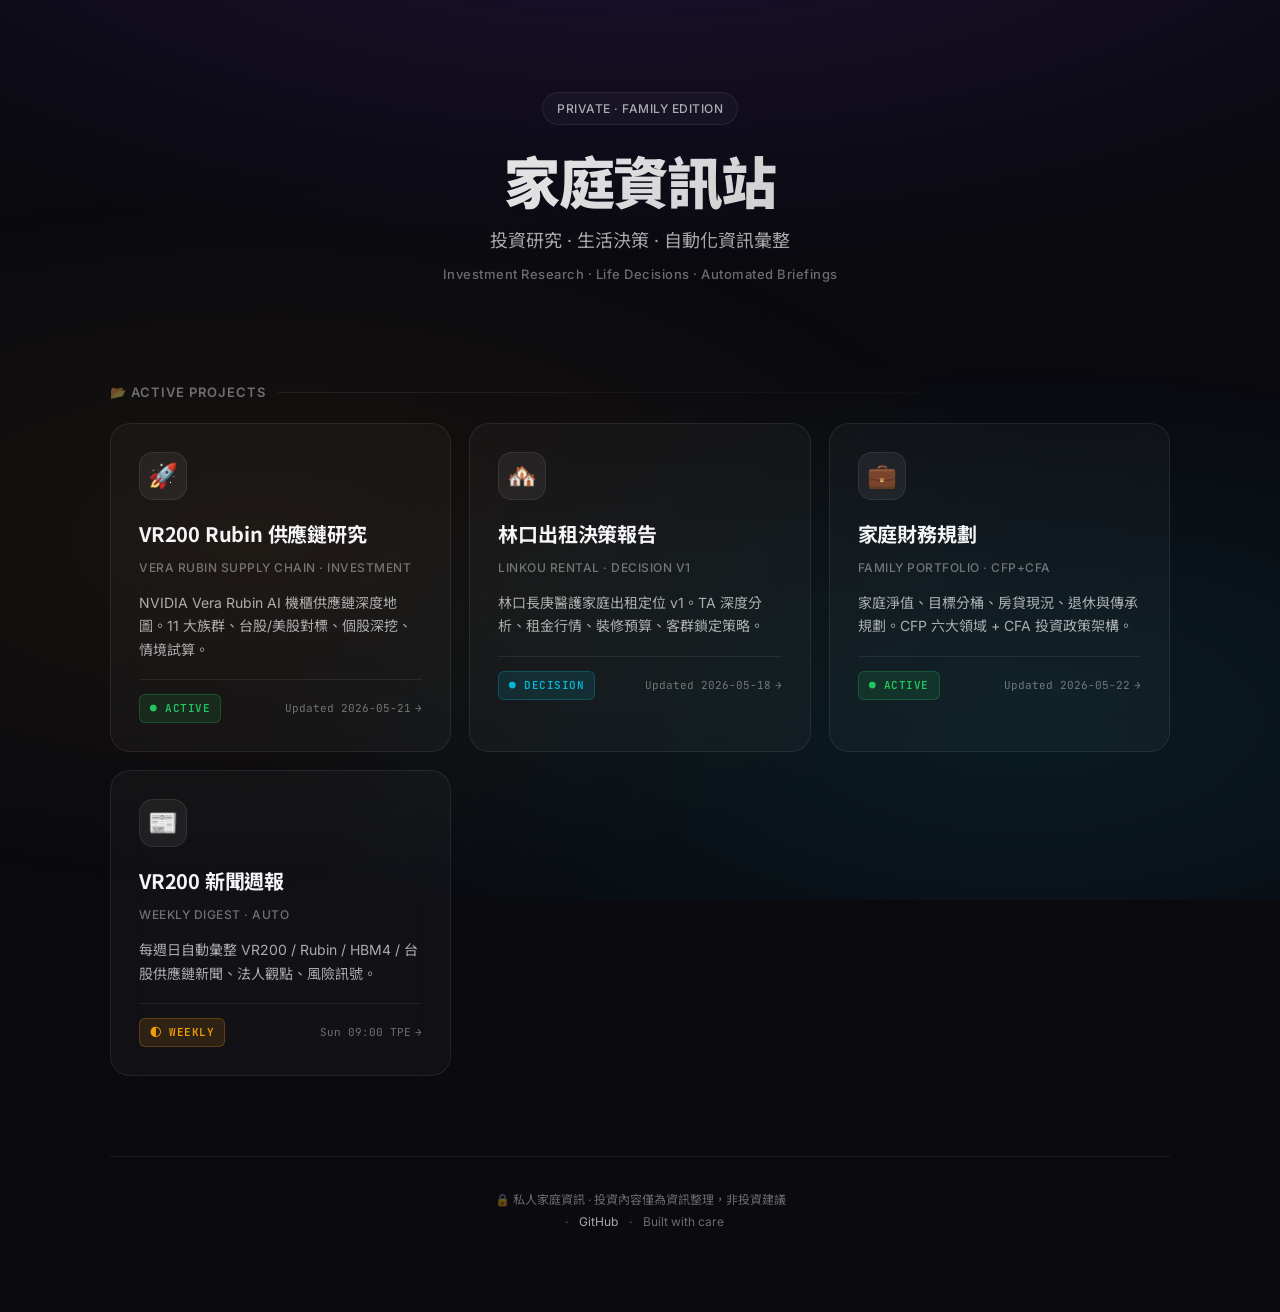
<file: index.html>
<!DOCTYPE html>
<html lang="zh-TW">
<head>
<meta charset="UTF-8">
<meta name="viewport" content="width=device-width, initial-scale=1.0">
<title>家庭資訊站 / Family Hub</title>
<link rel="preconnect" href="https://fonts.googleapis.com">
<link rel="preconnect" href="https://fonts.gstatic.com" crossorigin>
<link href="https://fonts.googleapis.com/css2?family=Inter:wght@400;500;600;700&family=Noto+Sans+TC:wght@400;500;700;900&family=JetBrains+Mono:wght@500&display=swap" rel="stylesheet">
<style>
:root {
  --bg-base: #0a0a0f;
  --bg-elevated: #12121a;
  --surface: rgba(255,255,255,0.03);
  --surface-hover: rgba(255,255,255,0.06);
  --border: rgba(255,255,255,0.08);
  --border-hover: rgba(255,255,255,0.16);
  --text-primary: #f5f5f7;
  --text-secondary: rgba(255,255,255,0.65);
  --text-tertiary: rgba(255,255,255,0.4);
  --accent-1: #7c3aed;
  --accent-2: #06b6d4;
  --accent-3: #f59e0b;
  --shadow-lg: 0 20px 60px -10px rgba(0,0,0,0.5);
  --shadow-glow: 0 0 60px rgba(124,58,237,0.15);
}
* { box-sizing: border-box; margin: 0; padding: 0; }
html { scroll-behavior: smooth; }
body {
  font-family: 'Inter', 'Noto Sans TC', -apple-system, sans-serif;
  background: var(--bg-base);
  color: var(--text-primary);
  min-height: 100vh;
  line-height: 1.6;
  -webkit-font-smoothing: antialiased;
  position: relative;
  overflow-x: hidden;
}
body::before {
  content: '';
  position: fixed;
  inset: 0;
  background:
    radial-gradient(ellipse 80% 50% at 50% -20%, rgba(124,58,237,0.18), transparent),
    radial-gradient(ellipse 60% 40% at 80% 80%, rgba(6,182,212,0.10), transparent),
    radial-gradient(ellipse 60% 40% at 20% 60%, rgba(245,158,11,0.06), transparent);
  pointer-events: none;
  z-index: 0;
}
.container { max-width: 1100px; margin: 0 auto; padding: 32px 20px 80px; position: relative; z-index: 1; }
header { padding: 60px 0 50px; text-align: center; }
.eyebrow {
  display: inline-block;
  padding: 6px 14px;
  background: var(--surface);
  border: 1px solid var(--border);
  border-radius: 100px;
  font-size: 12px;
  font-weight: 500;
  color: var(--text-secondary);
  letter-spacing: 0.5px;
  text-transform: uppercase;
  margin-bottom: 24px;
  backdrop-filter: blur(10px);
}
h1 {
  font-family: 'Noto Sans TC', sans-serif;
  font-size: clamp(36px, 6vw, 56px);
  font-weight: 900;
  letter-spacing: -0.03em;
  line-height: 1.1;
  margin-bottom: 16px;
  background: linear-gradient(135deg, #fff 0%, rgba(255,255,255,0.7) 100%);
  -webkit-background-clip: text;
  -webkit-text-fill-color: transparent;
  background-clip: text;
}
.tagline {
  font-size: 18px;
  color: var(--text-secondary);
  max-width: 540px;
  margin: 0 auto 8px;
  font-weight: 400;
}
.tagline-en {
  font-family: 'Inter', sans-serif;
  font-size: 13px;
  color: var(--text-tertiary);
  letter-spacing: 0.5px;
  font-weight: 500;
}
.section-label {
  display: flex;
  align-items: center;
  gap: 12px;
  margin: 48px 0 20px;
  font-size: 13px;
  font-weight: 600;
  color: var(--text-tertiary);
  letter-spacing: 1px;
  text-transform: uppercase;
}
.section-label::after {
  content: '';
  flex: 1;
  height: 1px;
  background: linear-gradient(90deg, var(--border), transparent);
}
.grid { display: grid; grid-template-columns: repeat(auto-fit, minmax(280px, 1fr)); gap: 18px; }
.card {
  background: var(--surface);
  border: 1px solid var(--border);
  border-radius: 20px;
  padding: 28px;
  text-decoration: none;
  color: inherit;
  display: block;
  transition: all 0.3s cubic-bezier(0.4, 0, 0.2, 1);
  position: relative;
  overflow: hidden;
  backdrop-filter: blur(20px);
}
.card::before {
  content: '';
  position: absolute;
  inset: 0;
  background: linear-gradient(135deg, rgba(124,58,237,0.08), transparent 60%);
  opacity: 0;
  transition: opacity 0.3s;
}
.card:hover {
  border-color: var(--border-hover);
  background: var(--surface-hover);
  transform: translateY(-4px);
  box-shadow: var(--shadow-lg);
}
.card:hover::before { opacity: 1; }
.card-icon {
  width: 48px;
  height: 48px;
  display: flex;
  align-items: center;
  justify-content: center;
  font-size: 24px;
  background: rgba(255,255,255,0.06);
  border: 1px solid var(--border);
  border-radius: 14px;
  margin-bottom: 18px;
  transition: all 0.3s;
}
.card:hover .card-icon {
  background: rgba(124,58,237,0.15);
  border-color: rgba(124,58,237,0.3);
}
.card h2 {
  font-family: 'Noto Sans TC', sans-serif;
  font-size: 20px;
  font-weight: 700;
  letter-spacing: -0.01em;
  margin-bottom: 8px;
}
.card-en {
  font-family: 'Inter', sans-serif;
  font-size: 12px;
  color: var(--text-tertiary);
  letter-spacing: 0.5px;
  font-weight: 500;
  margin-bottom: 14px;
  text-transform: uppercase;
}
.card-desc {
  font-size: 14px;
  color: var(--text-secondary);
  line-height: 1.65;
  margin-bottom: 18px;
}
.card-meta {
  display: flex;
  align-items: center;
  justify-content: space-between;
  padding-top: 14px;
  border-top: 1px solid var(--border);
}
.tag {
  display: inline-flex;
  align-items: center;
  gap: 6px;
  padding: 5px 10px;
  border-radius: 6px;
  font-size: 11px;
  font-weight: 600;
  font-family: 'JetBrains Mono', monospace;
  letter-spacing: 0.5px;
}
.tag-active { background: rgba(34,197,94,0.12); color: #22c55e; border: 1px solid rgba(34,197,94,0.25); }
.tag-soon { background: rgba(245,158,11,0.12); color: #f59e0b; border: 1px solid rgba(245,158,11,0.25); }
.tag-decision { background: rgba(6,182,212,0.12); color: #06b6d4; border: 1px solid rgba(6,182,212,0.25); }
.timestamp { font-size: 11px; color: var(--text-tertiary); font-family: 'JetBrains Mono', monospace; }
.arrow {
  display: inline-block;
  margin-left: 4px;
  transition: transform 0.3s;
}
.card:hover .arrow { transform: translateX(4px); }
footer {
  margin-top: 80px;
  padding: 32px 0 0;
  border-top: 1px solid var(--border);
  text-align: center;
  font-size: 12px;
  color: var(--text-tertiary);
  line-height: 1.8;
}
footer a { color: var(--text-secondary); text-decoration: none; transition: color 0.2s; }
footer a:hover { color: var(--text-primary); }
.divider { color: var(--text-tertiary); margin: 0 8px; }
@media (max-width: 600px) {
  .container { padding: 16px 16px 60px; }
  header { padding: 32px 0 24px; }
  .card { padding: 22px; }
}
</style>
</head>
<body>

<div class="container">

<header>
  <div class="eyebrow">Private · Family Edition</div>
  <h1>家庭資訊站</h1>
  <p class="tagline">投資研究 · 生活決策 · 自動化資訊彙整</p>
  <p class="tagline-en">Investment Research · Life Decisions · Automated Briefings</p>
</header>

<div class="section-label">📂 Active Projects</div>

<div class="grid">

<a class="card" href="vr200/">
  <div class="card-icon">🚀</div>
  <h2>VR200 Rubin 供應鏈研究</h2>
  <div class="card-en">Vera Rubin Supply Chain · Investment</div>
  <p class="card-desc">NVIDIA Vera Rubin AI 機櫃供應鏈深度地圖。11 大族群、台股/美股對標、個股深挖、情境試算。</p>
  <div class="card-meta">
    <span class="tag tag-active">● ACTIVE</span>
    <span class="timestamp">Updated 2026-05-21<span class="arrow">→</span></span>
  </div>
</a>

<a class="card" href="linkou-rental/">
  <div class="card-icon">🏘️</div>
  <h2>林口出租決策報告</h2>
  <div class="card-en">Linkou Rental · Decision v1</div>
  <p class="card-desc">林口長庚醫護家庭出租定位 v1。TA 深度分析、租金行情、裝修預算、客群鎖定策略。</p>
  <div class="card-meta">
    <span class="tag tag-decision">● DECISION</span>
    <span class="timestamp">Updated 2026-05-18<span class="arrow">→</span></span>
  </div>
</a>

<a class="card" href="family-portfolio/">
  <div class="card-icon">💼</div>
  <h2>家庭財務規劃</h2>
  <div class="card-en">Family Portfolio · CFP+CFA</div>
  <p class="card-desc">家庭淨值、目標分桶、房貸現況、退休與傳承規劃。CFP 六大領域 + CFA 投資政策架構。</p>
  <div class="card-meta">
    <span class="tag tag-active">● ACTIVE</span>
    <span class="timestamp">Updated 2026-05-22<span class="arrow">→</span></span>
  </div>
</a>

<a class="card" href="vr200/news.html">
  <div class="card-icon">📰</div>
  <h2>VR200 新聞週報</h2>
  <div class="card-en">Weekly Digest · Auto</div>
  <p class="card-desc">每週日自動彙整 VR200 / Rubin / HBM4 / 台股供應鏈新聞、法人觀點、風險訊號。</p>
  <div class="card-meta">
    <span class="tag tag-soon">◐ WEEKLY</span>
    <span class="timestamp">Sun 09:00 TPE<span class="arrow">→</span></span>
  </div>
</a>

</div>

<footer>
  🔒 私人家庭資訊 · 投資內容僅為資訊整理，非投資建議<br>
  <span class="divider">·</span>
  <a href="https://github.com/snese/vr200-rubin-research">GitHub</a>
  <span class="divider">·</span>
  Built with care
</footer>

</div>

</body>
</html>
</file>
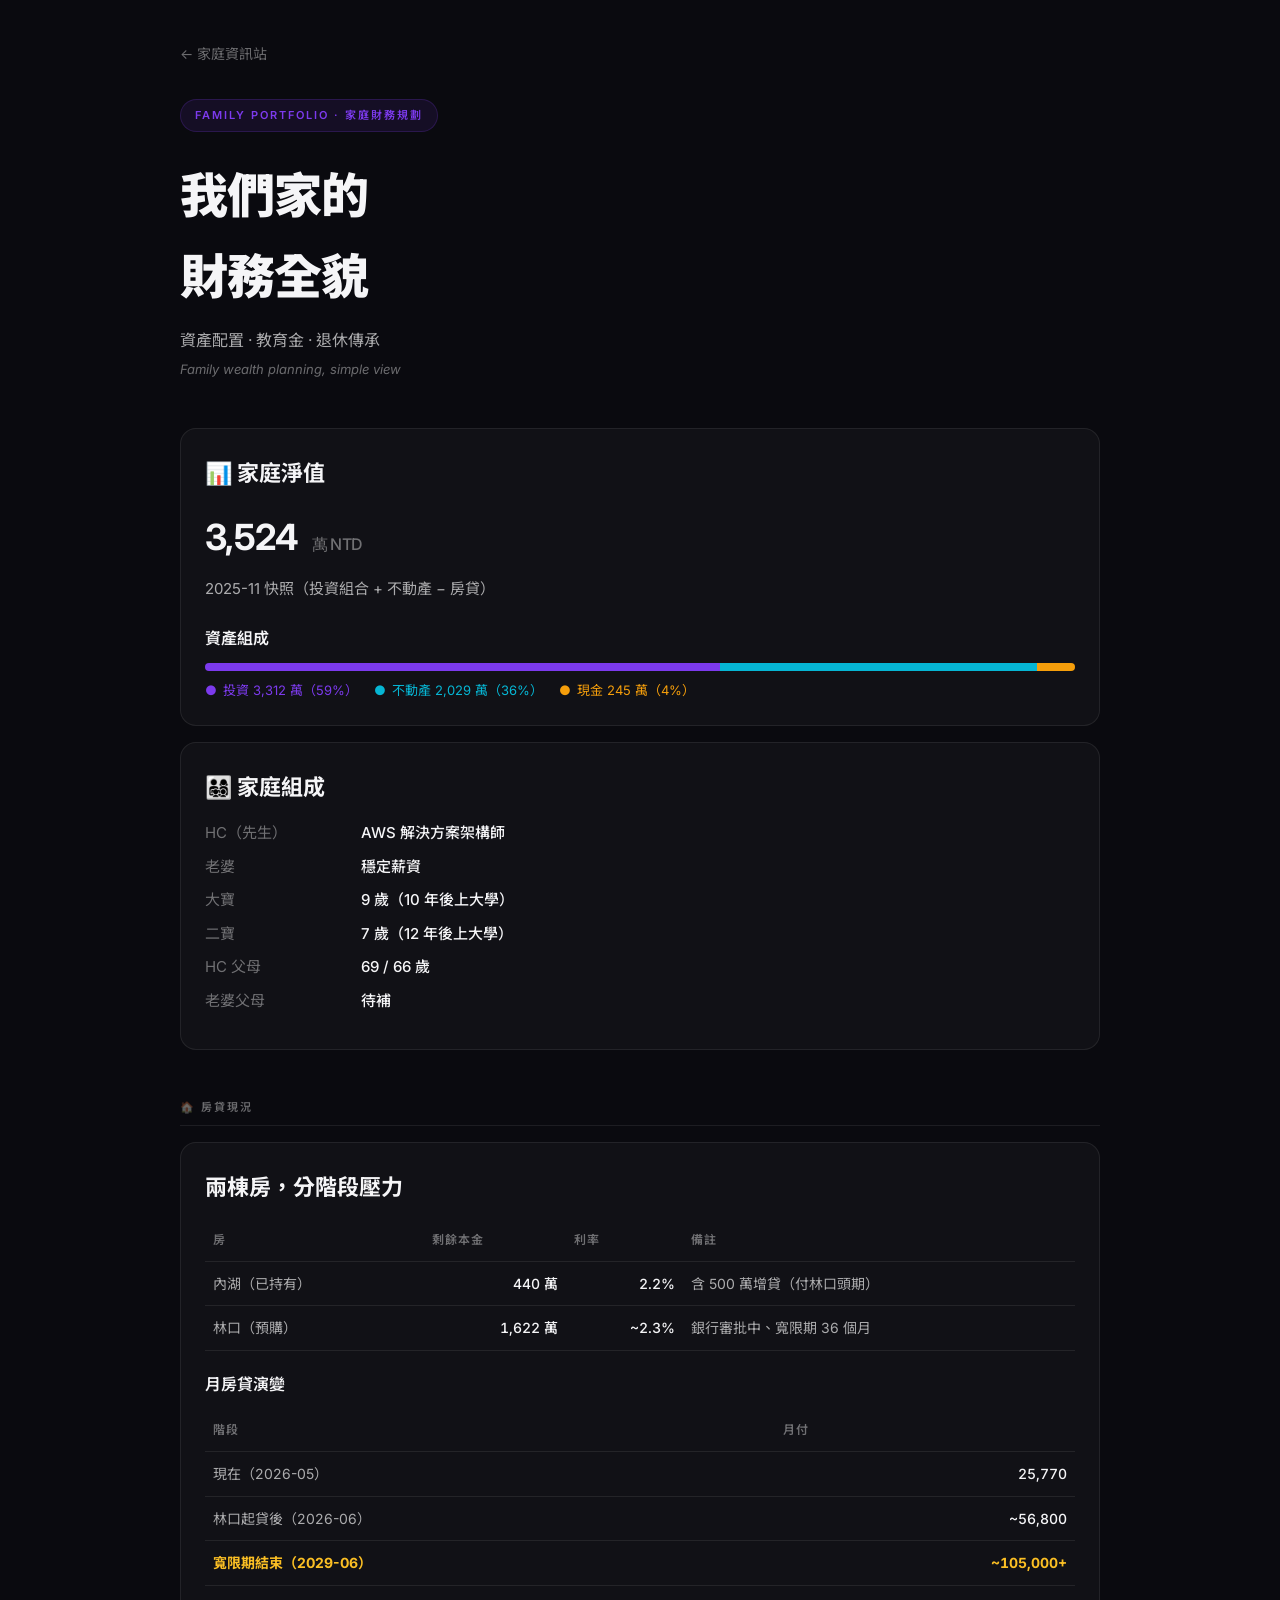
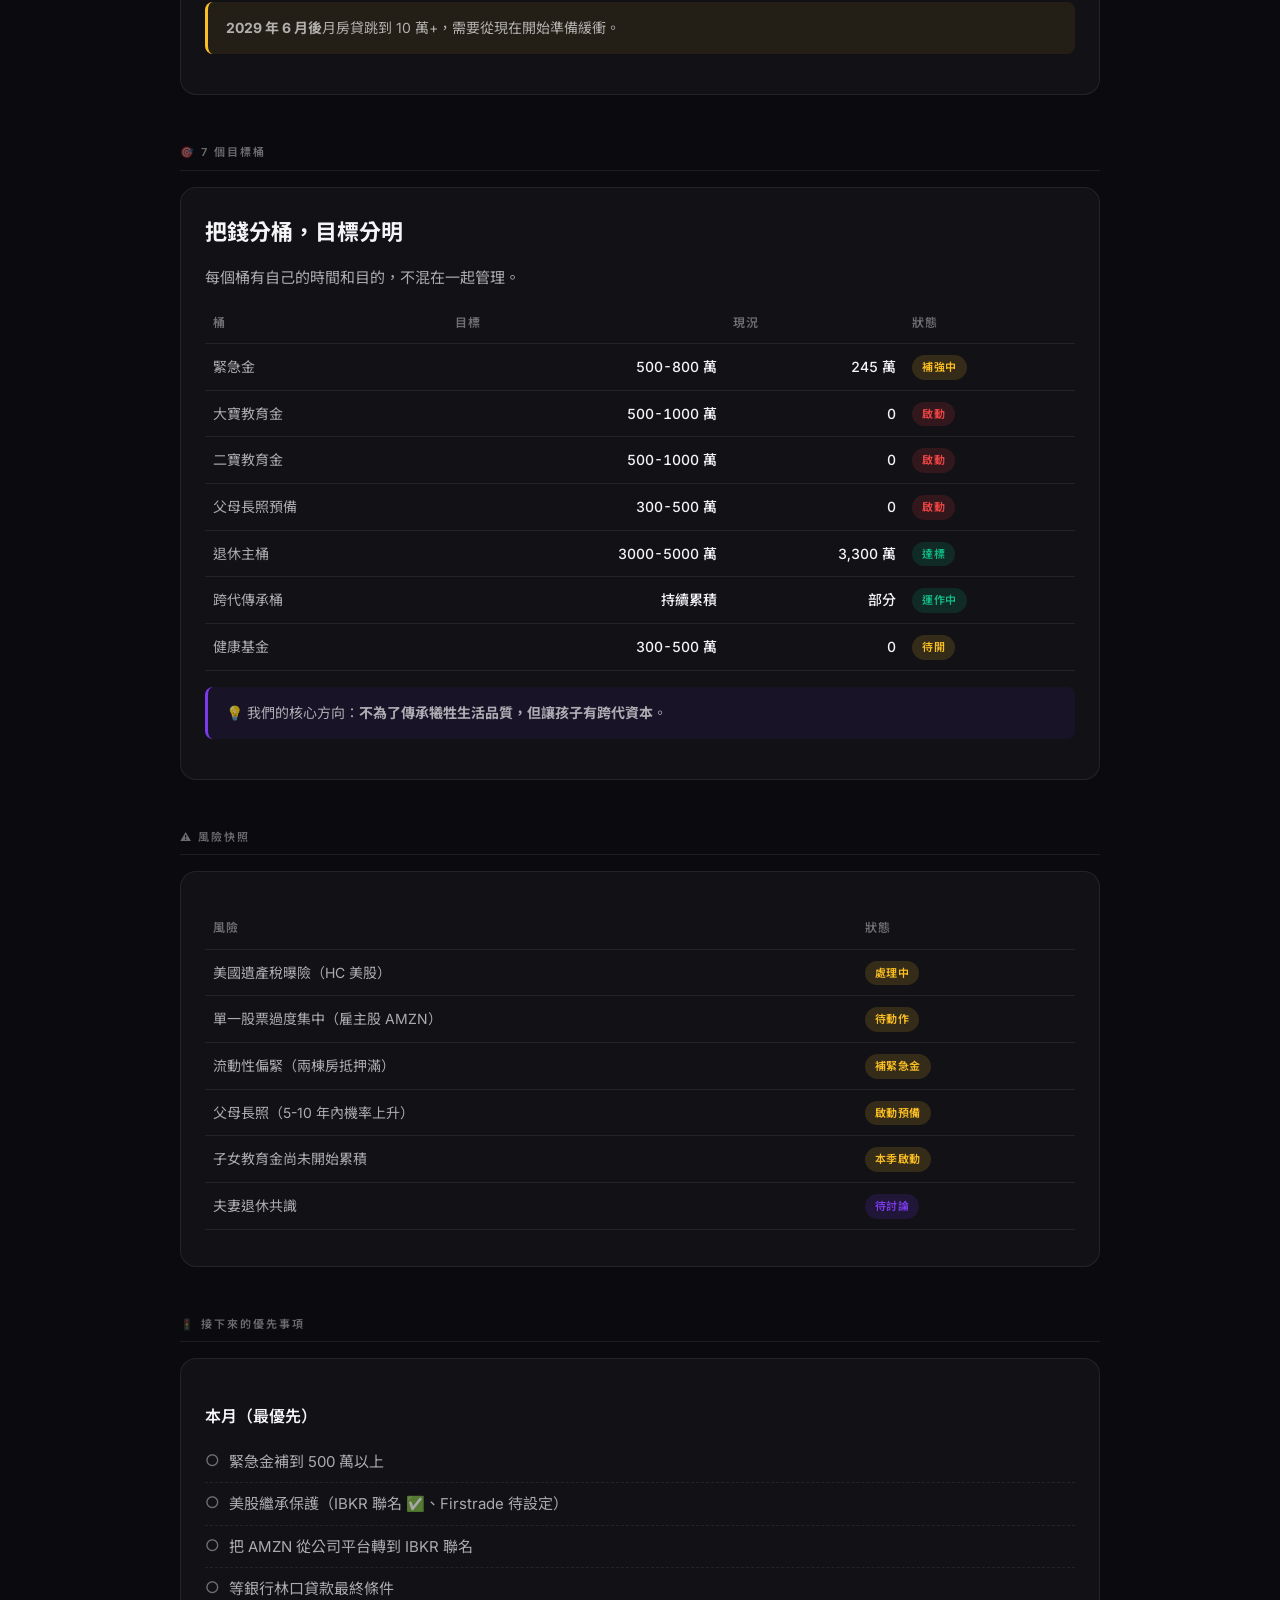
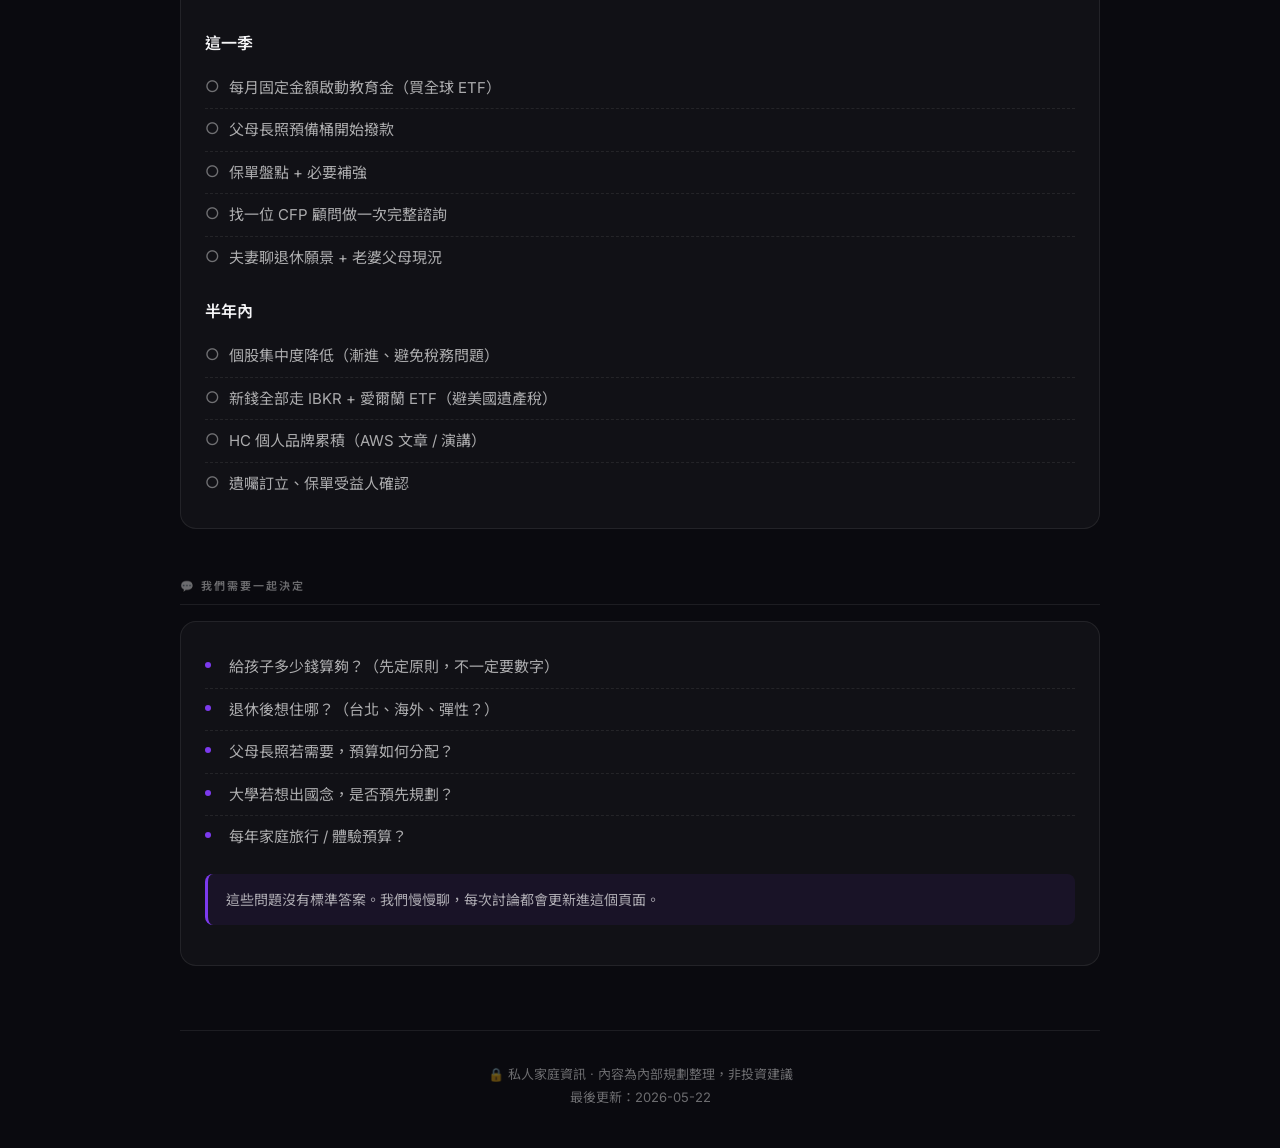
<file: family-portfolio/index.html>
<!DOCTYPE html>
<html lang="zh-TW">
<head>
<meta charset="UTF-8">
<meta name="viewport" content="width=device-width, initial-scale=1.0">
<title>家庭財務規劃 / Family Portfolio</title>
<link rel="preconnect" href="https://fonts.googleapis.com">
<link rel="preconnect" href="https://fonts.gstatic.com" crossorigin>
<link href="https://fonts.googleapis.com/css2?family=Inter:wght@400;500;600;700&family=Noto+Sans+TC:wght@400;500;700;900&display=swap" rel="stylesheet">
<style>
:root {
  --bg-base: #0a0a0f;
  --bg-elevated: #12121a;
  --surface: rgba(255,255,255,0.03);
  --surface-hover: rgba(255,255,255,0.06);
  --border: rgba(255,255,255,0.08);
  --text-primary: #f5f5f7;
  --text-secondary: rgba(255,255,255,0.65);
  --text-tertiary: rgba(255,255,255,0.4);
  --accent-1: #7c3aed;
  --accent-2: #06b6d4;
  --accent-3: #f59e0b;
  --green: #10b981;
  --red: #ef4444;
  --yellow: #fbbf24;
}
* { box-sizing: border-box; margin: 0; padding: 0; }
body {
  font-family: 'Inter', 'Noto Sans TC', -apple-system, sans-serif;
  background: var(--bg-base);
  color: var(--text-primary);
  line-height: 1.7;
  padding: 40px 20px;
  min-height: 100vh;
}
.container { max-width: 920px; margin: 0 auto; }
.back { color: var(--text-tertiary); text-decoration: none; font-size: 14px; }
.back:hover { color: var(--text-primary); }
header { margin: 32px 0 48px; }
.eyebrow {
  display: inline-block; font-size: 11px; font-weight: 600; letter-spacing: 2px;
  color: var(--accent-1); text-transform: uppercase;
  background: rgba(124,58,237,0.1); padding: 6px 14px; border-radius: 100px;
  border: 1px solid rgba(124,58,237,0.2); margin-bottom: 20px;
}
h1 { font-family: 'Noto Sans TC'; font-weight: 900; font-size: clamp(32px,5vw,48px); letter-spacing: -0.02em; margin-bottom: 12px; }
.tagline { color: var(--text-secondary); font-size: 16px; margin-bottom: 4px; }
.tagline-en { color: var(--text-tertiary); font-size: 13px; font-style: italic; }
.section-label {
  font-size: 11px; font-weight: 600; letter-spacing: 2px; text-transform: uppercase;
  color: var(--text-tertiary); margin: 48px 0 16px; padding-bottom: 8px;
  border-bottom: 1px solid var(--border);
}
.card {
  background: var(--surface); border: 1px solid var(--border); border-radius: 16px;
  padding: 24px; margin-bottom: 16px;
}
h2 { font-family: 'Noto Sans TC'; font-weight: 700; font-size: 22px; margin-bottom: 16px; }
h3 { font-size: 16px; font-weight: 600; margin: 20px 0 10px; color: var(--text-primary); }
p { color: var(--text-secondary); margin-bottom: 12px; font-size: 15px; }
.kv { display: grid; grid-template-columns: 140px 1fr; gap: 8px 16px; margin: 12px 0; font-size: 15px; }
.kv .k { color: var(--text-tertiary); }
.kv .v { color: var(--text-primary); font-weight: 500; }
.big-num { font-size: 36px; font-weight: 700; font-family: 'Inter'; letter-spacing: -0.02em; }
.big-num .unit { font-size: 16px; color: var(--text-tertiary); margin-left: 6px; font-weight: 500; }
.metric-grid { display: grid; grid-template-columns: repeat(auto-fit, minmax(200px, 1fr)); gap: 12px; margin: 16px 0; }
.metric { background: var(--bg-elevated); padding: 16px; border-radius: 12px; border: 1px solid var(--border); }
.metric .label { font-size: 12px; color: var(--text-tertiary); text-transform: uppercase; letter-spacing: 1px; margin-bottom: 8px; }
.metric .value { font-size: 22px; font-weight: 700; }
.metric .sub { font-size: 12px; color: var(--text-tertiary); margin-top: 4px; }
table { width: 100%; border-collapse: collapse; margin: 12px 0; font-size: 14px; }
th, td { text-align: left; padding: 10px 8px; border-bottom: 1px solid var(--border); }
th { color: var(--text-tertiary); font-weight: 600; font-size: 12px; text-transform: uppercase; letter-spacing: 1px; }
td { color: var(--text-secondary); }
td.num { text-align: right; font-variant-numeric: tabular-nums; color: var(--text-primary); font-weight: 500; }
.bar { display: flex; height: 8px; border-radius: 4px; overflow: hidden; margin: 8px 0; background: var(--bg-elevated); }
.bar > div { height: 100%; }
.legend { display: flex; gap: 16px; flex-wrap: wrap; font-size: 13px; color: var(--text-secondary); margin-top: 8px; }
.legend span::before { content: '●'; margin-right: 6px; }
.dot-purple { color: var(--accent-1); }
.dot-cyan { color: var(--accent-2); }
.dot-amber { color: var(--accent-3); }
.dot-green { color: var(--green); }
.tag { display: inline-block; font-size: 11px; padding: 3px 10px; border-radius: 100px; font-weight: 600; letter-spacing: 0.5px; }
.tag-ok { background: rgba(16,185,129,0.15); color: var(--green); }
.tag-warn { background: rgba(251,191,36,0.15); color: var(--yellow); }
.tag-risk { background: rgba(239,68,68,0.15); color: var(--red); }
.tag-todo { background: rgba(124,58,237,0.15); color: var(--accent-1); }
ul { list-style: none; padding: 0; }
ul li { padding: 8px 0 8px 24px; position: relative; color: var(--text-secondary); font-size: 15px; border-bottom: 1px dashed var(--border); }
ul li:last-child { border-bottom: none; }
ul li::before { content: ''; position: absolute; left: 0; top: 16px; width: 6px; height: 6px; border-radius: 50%; background: var(--accent-1); }
ul.checklist li::before { content: '○'; background: none; color: var(--text-tertiary); top: 6px; font-size: 16px; }
ul.checklist li.done::before { content: '✓'; color: var(--green); }
.note { background: rgba(124,58,237,0.08); border-left: 3px solid var(--accent-1); padding: 14px 18px; border-radius: 8px; margin: 16px 0; font-size: 14px; color: var(--text-secondary); }
.warn { background: rgba(251,191,36,0.08); border-left: 3px solid var(--yellow); padding: 14px 18px; border-radius: 8px; margin: 16px 0; font-size: 14px; color: var(--text-secondary); }
footer { margin-top: 64px; padding-top: 32px; border-top: 1px solid var(--border); color: var(--text-tertiary); font-size: 13px; text-align: center; }
@media (max-width: 600px) {
  .kv { grid-template-columns: 110px 1fr; }
  body { padding: 20px 14px; }
}
</style>
</head>
<body>

<div class="container">

<a class="back" href="../">← 家庭資訊站</a>

<header>
  <div class="eyebrow">Family Portfolio · 家庭財務規劃</div>
  <h1>我們家的<br>財務全貌</h1>
  <p class="tagline">資產配置 · 教育金 · 退休傳承</p>
  <p class="tagline-en">Family wealth planning, simple view</p>
</header>

<div class="card">
  <h2>📊 家庭淨值</h2>
  <div class="big-num">3,524 <span class="unit">萬 NTD</span></div>
  <p style="margin-top:8px">2025-11 快照（投資組合 + 不動產 − 房貸）</p>

  <h3 style="margin-top:24px">資產組成</h3>
  <div class="bar">
    <div style="width:59.2%; background: var(--accent-1)"></div>
    <div style="width:36.4%; background: var(--accent-2)"></div>
    <div style="width:4.4%; background: var(--accent-3)"></div>
  </div>
  <div class="legend">
    <span class="dot-purple">投資 3,312 萬（59%）</span>
    <span class="dot-cyan">不動產 2,029 萬（36%）</span>
    <span class="dot-amber">現金 245 萬（4%）</span>
  </div>
</div>

<div class="card">
  <h2>👨‍👩‍👧‍👦 家庭組成</h2>
  <div class="kv">
    <div class="k">HC（先生）</div><div class="v">AWS 解決方案架構師</div>
    <div class="k">老婆</div><div class="v">穩定薪資</div>
    <div class="k">大寶</div><div class="v">9 歲（10 年後上大學）</div>
    <div class="k">二寶</div><div class="v">7 歲（12 年後上大學）</div>
    <div class="k">HC 父母</div><div class="v">69 / 66 歲</div>
    <div class="k">老婆父母</div><div class="v">待補</div>
  </div>
</div>

<div class="section-label">🏠 房貸現況</div>

<div class="card">
  <h2>兩棟房，分階段壓力</h2>
  <table>
    <tr><th>房</th><th>剩餘本金</th><th>利率</th><th>備註</th></tr>
    <tr><td>內湖（已持有）</td><td class="num">440 萬</td><td class="num">2.2%</td><td>含 500 萬增貸（付林口頭期）</td></tr>
    <tr><td>林口（預購）</td><td class="num">1,622 萬</td><td class="num">~2.3%</td><td>銀行審批中、寬限期 36 個月</td></tr>
  </table>

  <h3>月房貸演變</h3>
  <table>
    <tr><th>階段</th><th>月付</th></tr>
    <tr><td>現在（2026-05）</td><td class="num">25,770</td></tr>
    <tr><td>林口起貸後（2026-06）</td><td class="num">~56,800</td></tr>
    <tr><td><strong style="color:var(--yellow)">寬限期結束（2029-06）</strong></td><td class="num"><strong style="color:var(--yellow)">~105,000+</strong></td></tr>
  </table>
  <div class="warn">
    <strong>2029 年 6 月後</strong>月房貸跳到 10 萬+，需要從現在開始準備緩衝。
  </div>
</div>

<div class="section-label">🎯 7 個目標桶</div>

<div class="card">
  <h2>把錢分桶，目標分明</h2>
  <p>每個桶有自己的時間和目的，不混在一起管理。</p>
  <table>
    <tr><th>桶</th><th>目標</th><th>現況</th><th>狀態</th></tr>
    <tr><td>緊急金</td><td class="num">500-800 萬</td><td class="num">245 萬</td><td><span class="tag tag-warn">補強中</span></td></tr>
    <tr><td>大寶教育金</td><td class="num">500-1000 萬</td><td class="num">0</td><td><span class="tag tag-risk">啟動</span></td></tr>
    <tr><td>二寶教育金</td><td class="num">500-1000 萬</td><td class="num">0</td><td><span class="tag tag-risk">啟動</span></td></tr>
    <tr><td>父母長照預備</td><td class="num">300-500 萬</td><td class="num">0</td><td><span class="tag tag-risk">啟動</span></td></tr>
    <tr><td>退休主桶</td><td class="num">3000-5000 萬</td><td class="num">3,300 萬</td><td><span class="tag tag-ok">達標</span></td></tr>
    <tr><td>跨代傳承桶</td><td class="num">持續累積</td><td class="num">部分</td><td><span class="tag tag-ok">運作中</span></td></tr>
    <tr><td>健康基金</td><td class="num">300-500 萬</td><td class="num">0</td><td><span class="tag tag-warn">待開</span></td></tr>
  </table>
  <div class="note">
    💡 我們的核心方向：<strong>不為了傳承犧牲生活品質，但讓孩子有跨代資本</strong>。
  </div>
</div>

<div class="section-label">⚠️ 風險快照</div>

<div class="card">
  <table>
    <tr><th>風險</th><th>狀態</th></tr>
    <tr><td>美國遺產稅曝險（HC 美股）</td><td><span class="tag tag-warn">處理中</span></td></tr>
    <tr><td>單一股票過度集中（雇主股 AMZN）</td><td><span class="tag tag-warn">待動作</span></td></tr>
    <tr><td>流動性偏緊（兩棟房抵押滿）</td><td><span class="tag tag-warn">補緊急金</span></td></tr>
    <tr><td>父母長照（5-10 年內機率上升）</td><td><span class="tag tag-warn">啟動預備</span></td></tr>
    <tr><td>子女教育金尚未開始累積</td><td><span class="tag tag-warn">本季啟動</span></td></tr>
    <tr><td>夫妻退休共識</td><td><span class="tag tag-todo">待討論</span></td></tr>
  </table>
</div>

<div class="section-label">🚦 接下來的優先事項</div>

<div class="card">
  <h3>本月（最優先）</h3>
  <ul class="checklist">
    <li>緊急金補到 500 萬以上</li>
    <li>美股繼承保護（IBKR 聯名 ✅、Firstrade 待設定）</li>
    <li>把 AMZN 從公司平台轉到 IBKR 聯名</li>
    <li>等銀行林口貸款最終條件</li>
  </ul>

  <h3>這一季</h3>
  <ul class="checklist">
    <li>每月固定金額啟動教育金（買全球 ETF）</li>
    <li>父母長照預備桶開始撥款</li>
    <li>保單盤點 + 必要補強</li>
    <li>找一位 CFP 顧問做一次完整諮詢</li>
    <li>夫妻聊退休願景 + 老婆父母現況</li>
  </ul>

  <h3>半年內</h3>
  <ul class="checklist">
    <li>個股集中度降低（漸進、避免稅務問題）</li>
    <li>新錢全部走 IBKR + 愛爾蘭 ETF（避美國遺產稅）</li>
    <li>HC 個人品牌累積（AWS 文章 / 演講）</li>
    <li>遺囑訂立、保單受益人確認</li>
  </ul>
</div>

<div class="section-label">💬 我們需要一起決定</div>

<div class="card">
  <ul>
    <li>給孩子多少錢算夠？（先定原則，不一定要數字）</li>
    <li>退休後想住哪？（台北、海外、彈性？）</li>
    <li>父母長照若需要，預算如何分配？</li>
    <li>大學若想出國念，是否預先規劃？</li>
    <li>每年家庭旅行 / 體驗預算？</li>
  </ul>
  <div class="note">
    這些問題沒有標準答案。我們慢慢聊，每次討論都會更新進這個頁面。
  </div>
</div>

<footer>
  🔒 私人家庭資訊 · 內容為內部規劃整理，非投資建議<br>
  最後更新：2026-05-22
</footer>

</div>

</body>
</html>
</file>
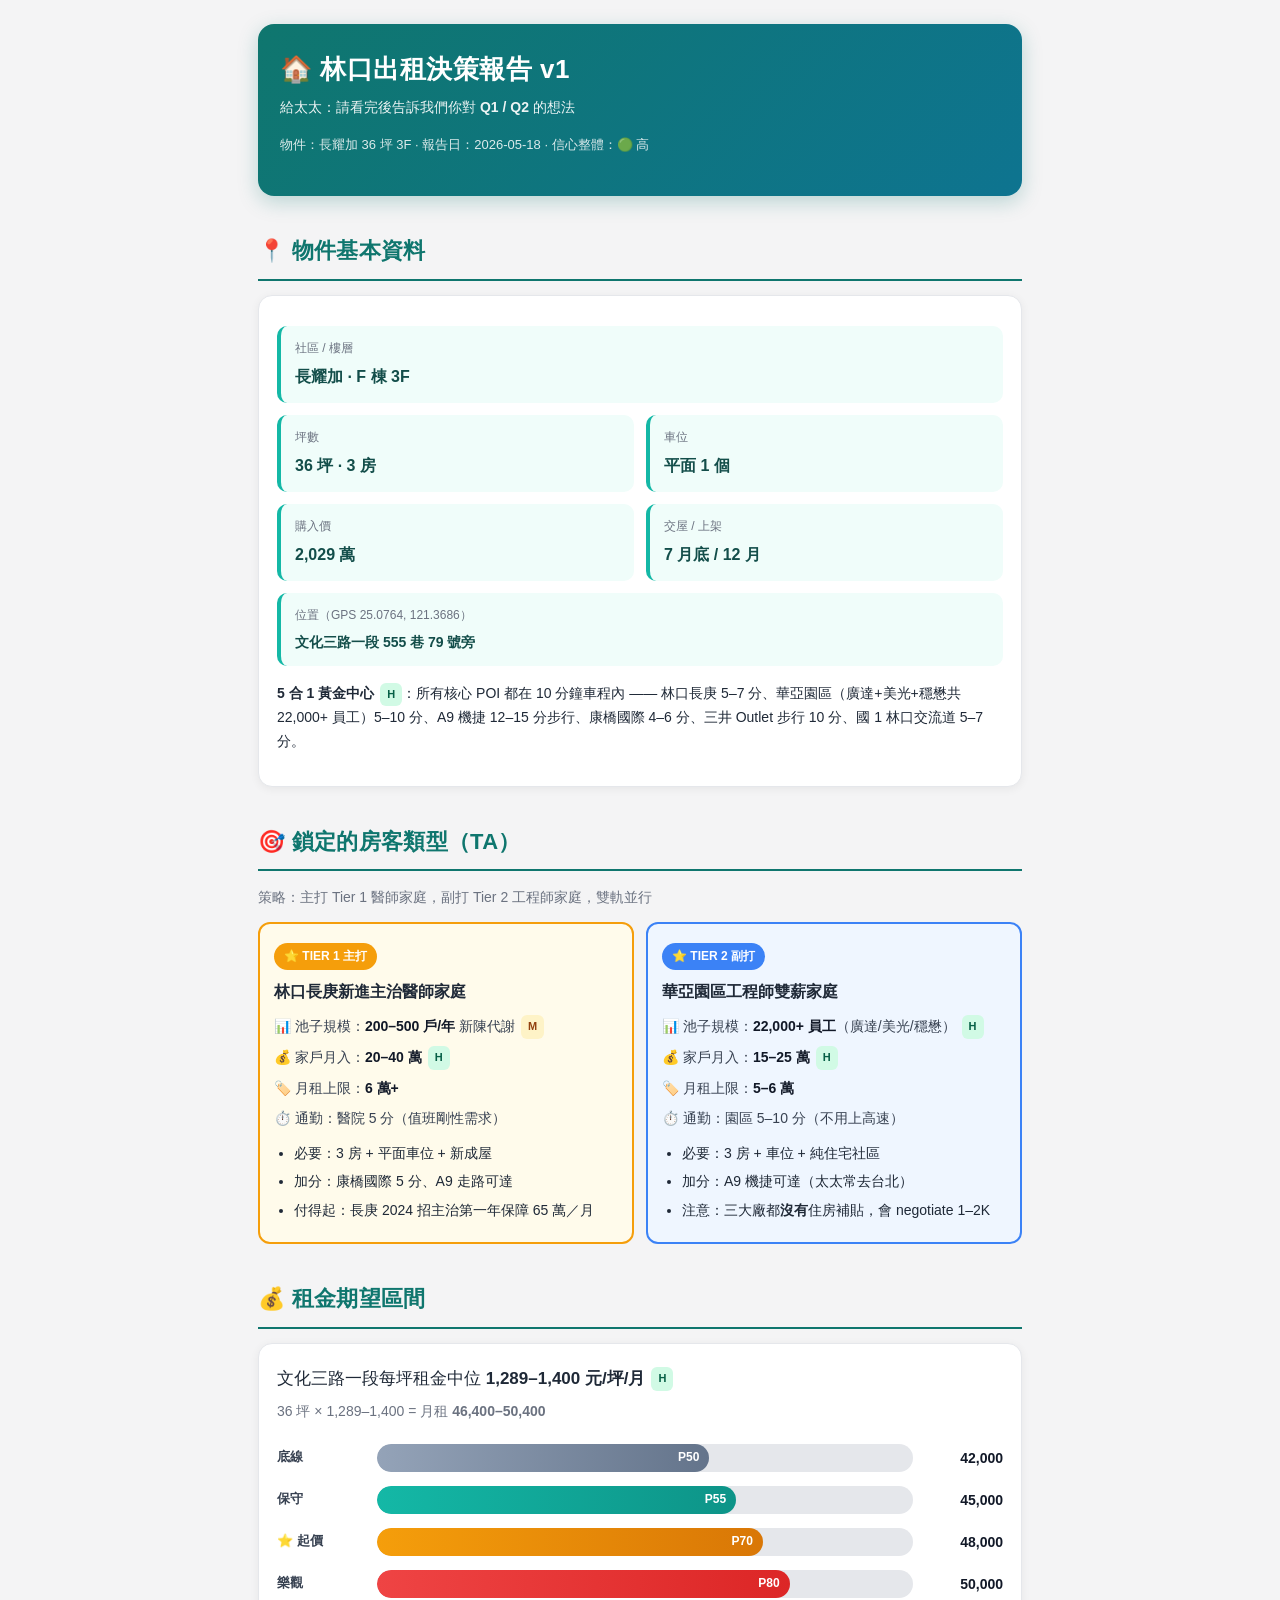
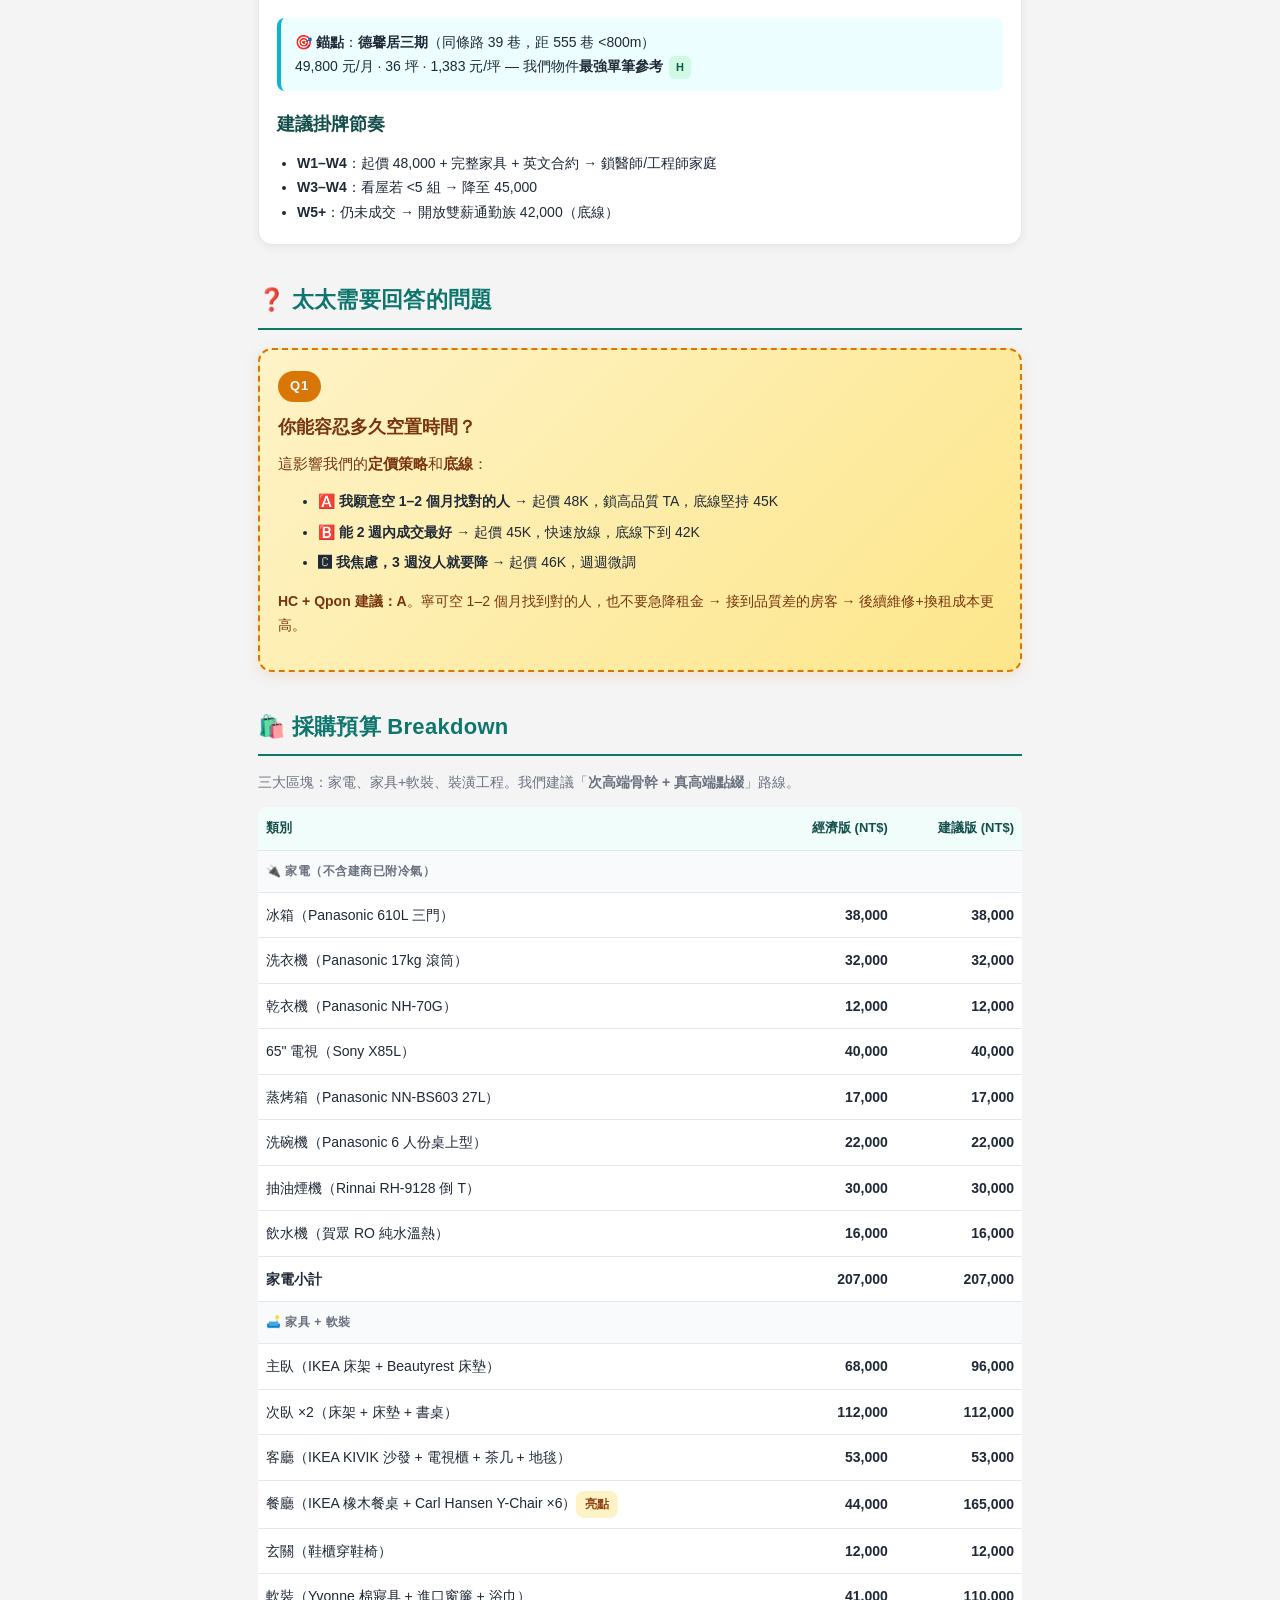
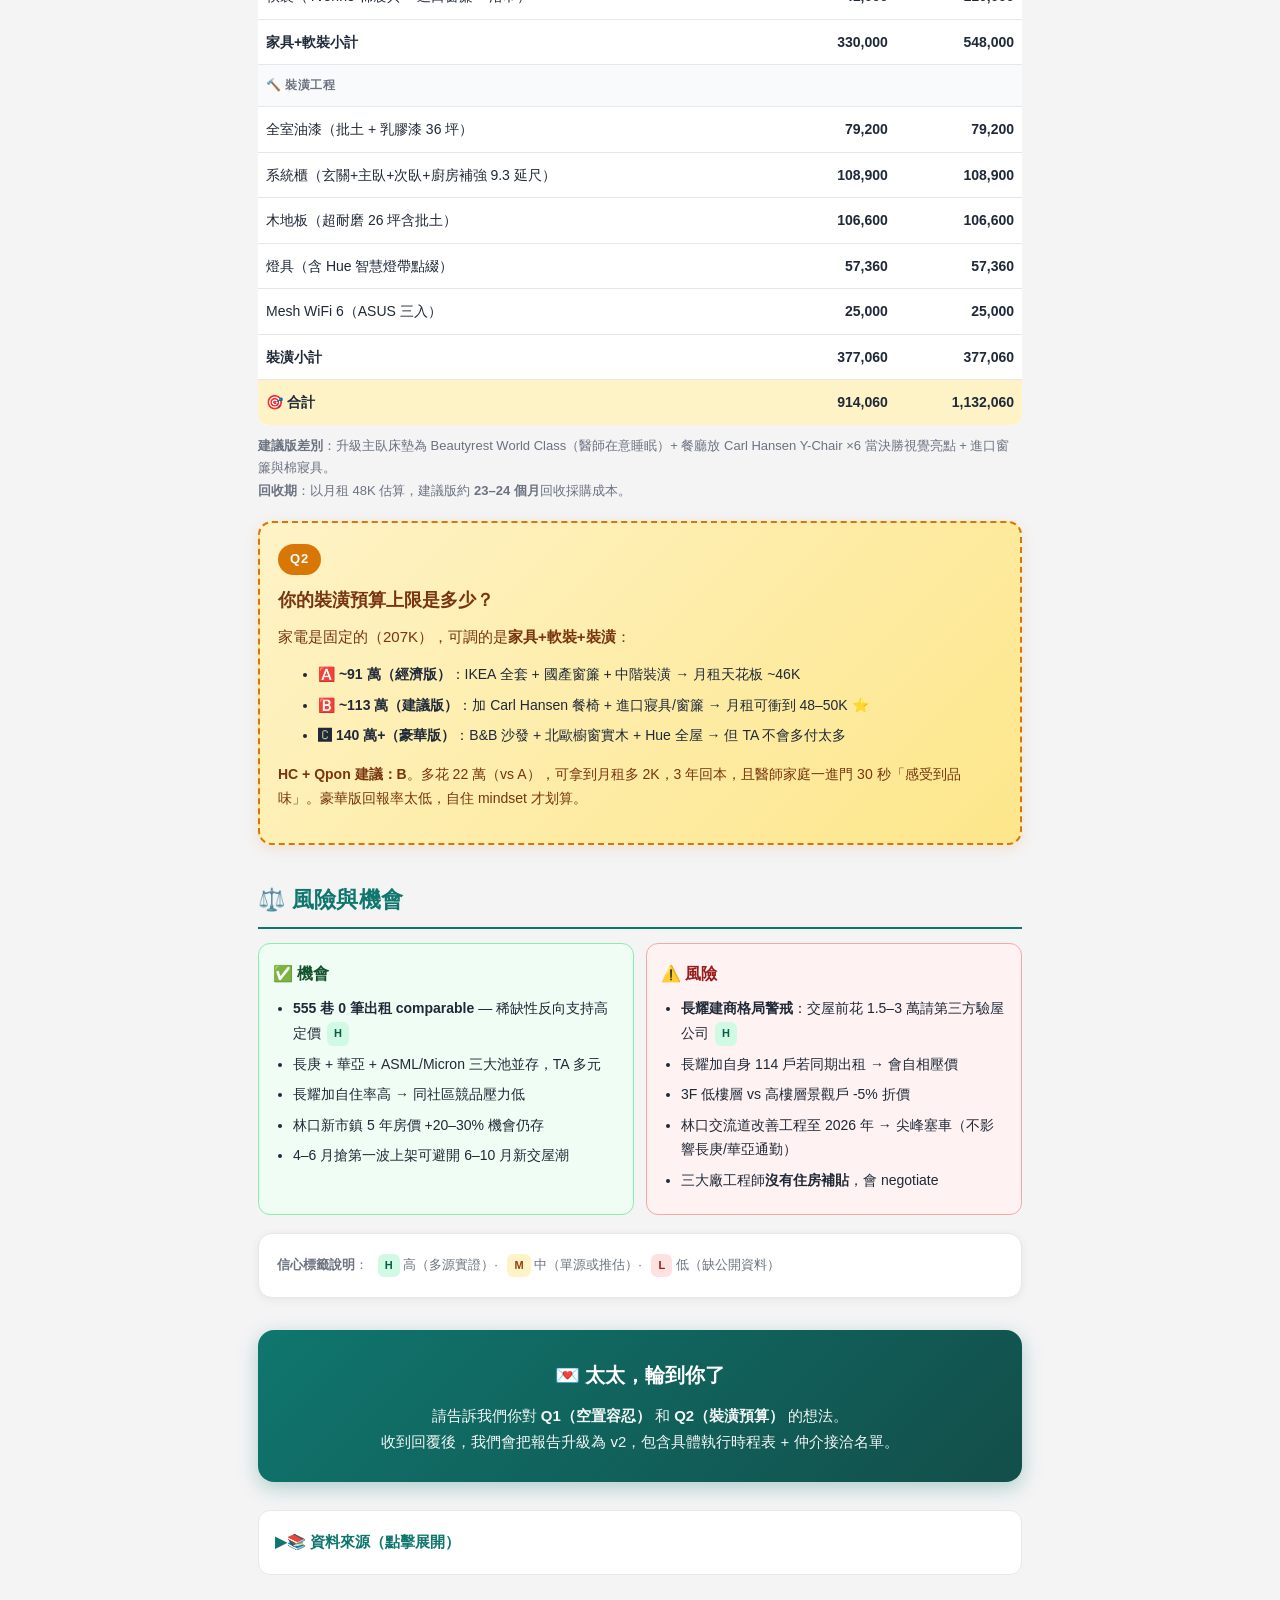
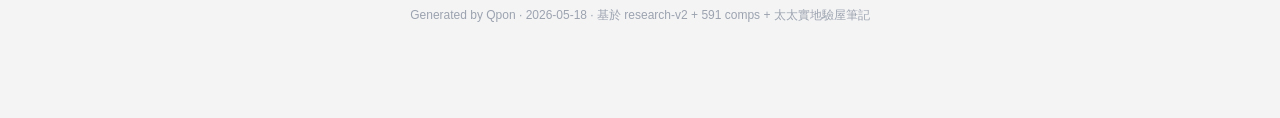
<file: linkou-rental/index.html>
<!DOCTYPE html>
<html lang="zh-Hant">
<head>
<meta charset="UTF-8">
<meta name="viewport" content="width=device-width, initial-scale=1.0">
<meta name="color-scheme" content="light dark">
<title>林口出租決策報告 v1（2026-05-18）</title>
<style>
  * { box-sizing: border-box; }
  html { -webkit-text-size-adjust: 100%; }
  body {
    margin: 0;
    padding: 0;
    font-family: -apple-system, BlinkMacSystemFont, "PingFang TC", "Noto Sans CJK TC", "Microsoft JhengHei", "Helvetica Neue", Arial, sans-serif;
    line-height: 1.75;
    color: #1f2937;
    background: #f4f4f5;
    font-size: 17px;
    -webkit-font-smoothing: antialiased;
  }
  .wrap {
    max-width: 800px;
    margin: 0 auto;
    padding: 24px 18px 80px;
  }
  header.hero {
    background: linear-gradient(135deg, #0f766e 0%, #0e7490 100%);
    color: #fff;
    padding: 28px 22px;
    border-radius: 16px;
    margin-bottom: 22px;
    box-shadow: 0 6px 20px rgba(15,118,110,0.25);
  }
  header.hero h1 {
    font-size: 26px;
    margin: 0 0 8px;
    line-height: 1.35;
    letter-spacing: 0.5px;
  }
  header.hero .sub {
    font-size: 14px;
    opacity: 0.92;
    margin: 0;
  }
  header.hero .meta {
    margin-top: 14px;
    font-size: 13px;
    opacity: 0.85;
  }

  h2 {
    font-size: 22px;
    margin: 36px 0 14px;
    padding-bottom: 8px;
    border-bottom: 2px solid #0f766e;
    color: #0f766e;
    letter-spacing: 0.3px;
  }
  h3 {
    font-size: 18px;
    margin: 22px 0 10px;
    color: #134e4a;
  }
  p { margin: 0 0 12px; }

  .card {
    background: #fff;
    border-radius: 14px;
    padding: 20px 18px;
    margin: 12px 0;
    box-shadow: 0 2px 10px rgba(0,0,0,0.06);
    border: 1px solid #e5e7eb;
  }

  /* 物件基本資料 */
  .property-grid {
    display: grid;
    grid-template-columns: 1fr 1fr;
    gap: 12px;
    margin-top: 10px;
  }
  .property-grid .item {
    background: #f0fdfa;
    padding: 12px 14px;
    border-radius: 10px;
    border-left: 4px solid #14b8a6;
  }
  .property-grid .item .label {
    font-size: 12px;
    color: #6b7280;
    margin-bottom: 4px;
  }
  .property-grid .item .value {
    font-size: 16px;
    font-weight: 600;
    color: #134e4a;
  }
  .property-grid .item.full { grid-column: 1 / -1; }

  /* TA 兩欄並列 */
  .ta-grid {
    display: grid;
    grid-template-columns: 1fr 1fr;
    gap: 12px;
  }
  .ta-card {
    background: #fff;
    border-radius: 12px;
    padding: 16px 14px;
    border: 2px solid #e5e7eb;
  }
  .ta-card.tier1 { border-color: #f59e0b; background: #fffbeb; }
  .ta-card.tier2 { border-color: #3b82f6; background: #eff6ff; }
  .ta-card .tag {
    display: inline-block;
    padding: 3px 10px;
    border-radius: 999px;
    font-size: 12px;
    font-weight: 700;
    color: #fff;
    margin-bottom: 8px;
  }
  .ta-card.tier1 .tag { background: #f59e0b; }
  .ta-card.tier2 .tag { background: #3b82f6; }
  .ta-card h4 {
    font-size: 16px;
    margin: 0 0 8px;
    color: #1f2937;
  }
  .ta-card .stat {
    font-size: 14px;
    margin: 6px 0;
    color: #374151;
  }
  .ta-card .stat strong { color: #111827; }
  .ta-card ul {
    margin: 10px 0 0;
    padding-left: 20px;
    font-size: 14px;
  }
  .ta-card ul li { margin-bottom: 4px; }

  /* 租金條形圖 */
  .rent-chart { margin: 20px 0; }
  .rent-bar-row {
    display: grid;
    grid-template-columns: 90px 1fr 80px;
    align-items: center;
    gap: 10px;
    margin-bottom: 14px;
  }
  .rent-bar-row .scenario {
    font-size: 13px;
    color: #374151;
    font-weight: 600;
  }
  .rent-bar-track {
    background: #e5e7eb;
    height: 28px;
    border-radius: 14px;
    overflow: hidden;
    position: relative;
  }
  .rent-bar-fill {
    height: 100%;
    border-radius: 14px;
    display: flex;
    align-items: center;
    justify-content: flex-end;
    padding-right: 10px;
    color: #fff;
    font-size: 12px;
    font-weight: 700;
  }
  .rent-bar-fill.low { background: linear-gradient(90deg, #94a3b8, #64748b); }
  .rent-bar-fill.mid { background: linear-gradient(90deg, #14b8a6, #0d9488); }
  .rent-bar-fill.high { background: linear-gradient(90deg, #f59e0b, #d97706); }
  .rent-bar-fill.top  { background: linear-gradient(90deg, #ef4444, #dc2626); }
  .rent-bar-row .price {
    font-size: 14px;
    font-weight: 700;
    color: #111827;
    text-align: right;
  }

  .anchor-note {
    background: #ecfeff;
    border-left: 4px solid #06b6d4;
    padding: 12px 14px;
    border-radius: 8px;
    font-size: 14px;
    margin-top: 8px;
  }

  /* Q1 / Q2 highlight */
  .q-box {
    background: linear-gradient(135deg, #fef3c7 0%, #fde68a 100%);
    border: 2px dashed #d97706;
    border-radius: 14px;
    padding: 20px 18px;
    margin: 18px 0;
    box-shadow: 0 4px 14px rgba(217,119,6,0.15);
  }
  .q-box .qtag {
    display: inline-block;
    background: #d97706;
    color: #fff;
    padding: 4px 12px;
    border-radius: 999px;
    font-size: 13px;
    font-weight: 700;
    margin-bottom: 10px;
    letter-spacing: 1px;
  }
  .q-box h3 {
    margin: 0 0 8px;
    color: #78350f;
    font-size: 18px;
  }
  .q-box p { color: #78350f; font-size: 15px; }
  .q-box .options {
    margin-top: 10px;
    font-size: 14px;
  }
  .q-box .options li { margin-bottom: 6px; }

  /* 預算表格 */
  table.budget {
    width: 100%;
    border-collapse: collapse;
    margin-top: 8px;
    font-size: 14px;
    background: #fff;
    border-radius: 10px;
    overflow: hidden;
  }
  table.budget th, table.budget td {
    padding: 10px 8px;
    text-align: left;
    border-bottom: 1px solid #e5e7eb;
  }
  table.budget th {
    background: #f0fdfa;
    color: #134e4a;
    font-size: 13px;
    font-weight: 700;
  }
  table.budget td.num {
    text-align: right;
    font-variant-numeric: tabular-nums;
    font-weight: 600;
  }
  table.budget tr.total {
    background: #fef3c7;
    font-weight: 700;
  }
  table.budget tr.total td { border-bottom: none; }
  table.budget tr.subhead td {
    background: #f9fafb;
    font-weight: 700;
    color: #6b7280;
    font-size: 12px;
    letter-spacing: 0.5px;
  }

  /* 風險與機會 */
  .ro-grid {
    display: grid;
    grid-template-columns: 1fr 1fr;
    gap: 12px;
  }
  .ro-card {
    border-radius: 12px;
    padding: 16px 14px;
    border: 1px solid #e5e7eb;
  }
  .ro-card.risk { background: #fef2f2; border-color: #fca5a5; }
  .ro-card.opp  { background: #f0fdf4; border-color: #86efac; }
  .ro-card h4 {
    margin: 0 0 8px;
    font-size: 16px;
  }
  .ro-card.risk h4 { color: #991b1b; }
  .ro-card.opp h4 { color: #14532d; }
  .ro-card ul {
    margin: 0;
    padding-left: 20px;
    font-size: 14px;
  }
  .ro-card ul li { margin-bottom: 6px; }

  /* 信心標籤 */
  .conf {
    display: inline-block;
    font-size: 11px;
    padding: 2px 7px;
    border-radius: 6px;
    font-weight: 700;
    margin-left: 6px;
    vertical-align: middle;
  }
  .conf.h { background: #d1fae5; color: #065f46; }
  .conf.m { background: #fef3c7; color: #92400e; }
  .conf.l { background: #fee2e2; color: #991b1b; }

  /* CTA */
  .cta {
    background: linear-gradient(135deg, #0f766e 0%, #134e4a 100%);
    color: #fff;
    text-align: center;
    padding: 28px 22px;
    border-radius: 16px;
    margin-top: 32px;
    box-shadow: 0 6px 20px rgba(15,118,110,0.3);
  }
  .cta h3 {
    color: #fff;
    margin: 0 0 10px;
    font-size: 20px;
  }
  .cta p {
    margin: 0;
    font-size: 15px;
    opacity: 0.95;
    line-height: 1.7;
  }

  /* Sources */
  details.sources {
    margin-top: 28px;
    background: #fff;
    border-radius: 12px;
    padding: 12px 16px;
    border: 1px solid #e5e7eb;
  }
  details.sources summary {
    cursor: pointer;
    font-weight: 700;
    color: #0f766e;
    font-size: 15px;
    padding: 6px 0;
    list-style: none;
  }
  details.sources summary::-webkit-details-marker { display: none; }
  details.sources summary::before {
    content: "▶ ";
    display: inline-block;
    transition: transform 0.2s;
  }
  details.sources[open] summary::before {
    transform: rotate(90deg);
  }
  details.sources ul {
    margin: 12px 0 0;
    padding-left: 20px;
    font-size: 13px;
    color: #4b5563;
  }
  details.sources ul li { margin-bottom: 6px; word-break: break-all; }
  details.sources a { color: #0e7490; }

  /* tag badges */
  .badge {
    display: inline-block;
    padding: 3px 9px;
    border-radius: 8px;
    font-size: 12px;
    font-weight: 600;
    margin-right: 4px;
  }
  .badge.green { background: #d1fae5; color: #065f46; }
  .badge.blue { background: #dbeafe; color: #1e40af; }
  .badge.amber { background: #fef3c7; color: #92400e; }

  /* responsive — phone < 600 */
  @media (max-width: 600px) {
    body { font-size: 16px; }
    .wrap { padding: 16px 14px 60px; }
    header.hero { padding: 22px 18px; border-radius: 12px; }
    header.hero h1 { font-size: 22px; }
    h2 { font-size: 20px; margin-top: 28px; }
    h3 { font-size: 17px; }
    .property-grid { grid-template-columns: 1fr; }
    .ta-grid { grid-template-columns: 1fr; }
    .ro-grid { grid-template-columns: 1fr; }
    .rent-bar-row {
      grid-template-columns: 70px 1fr 70px;
      gap: 8px;
    }
    .rent-bar-row .scenario { font-size: 12px; }
    .rent-bar-row .price { font-size: 13px; }
    table.budget { font-size: 13px; }
    table.budget th, table.budget td { padding: 8px 6px; }
  }

  /* dark mode friendly tweaks */
  @media (prefers-color-scheme: dark) {
    body { background: #0f172a; color: #e5e7eb; }
    .card, .ta-card, .ro-card, table.budget, details.sources {
      background: #1e293b;
      border-color: #334155;
      color: #e5e7eb;
    }
    .ta-card.tier1 { background: #422006; }
    .ta-card.tier2 { background: #172554; }
    .ro-card.risk { background: #450a0a; }
    .ro-card.opp { background: #052e16; }
    .property-grid .item { background: #134e4a; color: #d1fae5; }
    .property-grid .item .label { color: #99f6e4; }
    .property-grid .item .value { color: #f0fdfa; }
    table.budget th { background: #134e4a; color: #f0fdfa; }
    table.budget tr.subhead td { background: #0f172a; color: #94a3b8; }
    table.budget tr.total { background: #422006; color: #fef3c7; }
    .anchor-note { background: #164e63; color: #cffafe; }
    h2 { color: #5eead4; border-color: #5eead4; }
    h3, .ta-card h4 { color: #99f6e4; }
    .q-box { background: linear-gradient(135deg, #422006 0%, #78350f 100%); border-color: #f59e0b; }
    .q-box h3, .q-box p { color: #fef3c7; }
  }
</style>
</head>
<body>
<div class="wrap">

<header class="hero">
  <h1>🏠 林口出租決策報告 v1</h1>
  <p class="sub">給太太：請看完後告訴我們你對 <strong>Q1 / Q2</strong> 的想法</p>
  <p class="meta">物件：長耀加 36 坪 3F · 報告日：2026-05-18 · 信心整體：🟢 高</p>
</header>

<!-- 1. 物件基本資料 -->
<h2>📍 物件基本資料</h2>
<div class="card">
  <div class="property-grid">
    <div class="item full">
      <div class="label">社區 / 樓層</div>
      <div class="value">長耀加 · F 棟 3F</div>
    </div>
    <div class="item">
      <div class="label">坪數</div>
      <div class="value">36 坪 · 3 房</div>
    </div>
    <div class="item">
      <div class="label">車位</div>
      <div class="value">平面 1 個</div>
    </div>
    <div class="item">
      <div class="label">購入價</div>
      <div class="value">2,029 萬</div>
    </div>
    <div class="item">
      <div class="label">交屋 / 上架</div>
      <div class="value">7 月底 / 12 月</div>
    </div>
    <div class="item full">
      <div class="label">位置（GPS 25.0764, 121.3686）</div>
      <div class="value" style="font-size:14px;">文化三路一段 555 巷 79 號旁</div>
    </div>
  </div>
  <p style="margin-top:16px; font-size:14px; line-height:1.7;">
    <strong>5 合 1 黃金中心</strong><span class="conf h">H</span>：所有核心 POI 都在 10 分鐘車程內 ——
    林口長庚 5–7 分、華亞園區（廣達+美光+穩懋共 22,000+ 員工）5–10 分、A9 機捷 12–15 分步行、康橋國際 4–6 分、三井 Outlet 步行 10 分、國 1 林口交流道 5–7 分。
  </p>
</div>

<!-- 2. TA 比較 -->
<h2>🎯 鎖定的房客類型（TA）</h2>
<p style="font-size:14px; color:#6b7280;">策略：主打 Tier 1 醫師家庭，副打 Tier 2 工程師家庭，雙軌並行</p>

<div class="ta-grid">
  <div class="ta-card tier1">
    <span class="tag">⭐ TIER 1 主打</span>
    <h4>林口長庚新進主治醫師家庭</h4>
    <div class="stat">📊 池子規模：<strong>200–500 戶/年</strong> 新陳代謝<span class="conf m">M</span></div>
    <div class="stat">💰 家戶月入：<strong>20–40 萬</strong><span class="conf h">H</span></div>
    <div class="stat">🏷️ 月租上限：<strong>6 萬+</strong></div>
    <div class="stat">⏱️ 通勤：醫院 5 分（值班剛性需求）</div>
    <ul>
      <li>必要：3 房 + 平面車位 + 新成屋</li>
      <li>加分：康橋國際 5 分、A9 走路可達</li>
      <li>付得起：長庚 2024 招主治第一年保障 65 萬／月</li>
    </ul>
  </div>

  <div class="ta-card tier2">
    <span class="tag">⭐ TIER 2 副打</span>
    <h4>華亞園區工程師雙薪家庭</h4>
    <div class="stat">📊 池子規模：<strong>22,000+ 員工</strong>（廣達/美光/穩懋）<span class="conf h">H</span></div>
    <div class="stat">💰 家戶月入：<strong>15–25 萬</strong><span class="conf h">H</span></div>
    <div class="stat">🏷️ 月租上限：<strong>5–6 萬</strong></div>
    <div class="stat">⏱️ 通勤：園區 5–10 分（不用上高速）</div>
    <ul>
      <li>必要：3 房 + 車位 + 純住宅社區</li>
      <li>加分：A9 機捷可達（太太常去台北）</li>
      <li>注意：三大廠都<strong>沒有</strong>住房補貼，會 negotiate 1–2K</li>
    </ul>
  </div>
</div>

<!-- 3. 租金期望區間 -->
<h2>💰 租金期望區間</h2>
<div class="card">
  <p style="margin:0 0 6px;">文化三路一段每坪租金中位 <strong>1,289–1,400 元/坪/月</strong><span class="conf h">H</span></p>
  <p style="font-size:14px; color:#6b7280;">36 坪 × 1,289–1,400 = 月租 <strong>46,400–50,400</strong></p>

  <div class="rent-chart">
    <div class="rent-bar-row">
      <div class="scenario">底線</div>
      <div class="rent-bar-track"><div class="rent-bar-fill low" style="width:62%;">P50</div></div>
      <div class="price">42,000</div>
    </div>
    <div class="rent-bar-row">
      <div class="scenario">保守</div>
      <div class="rent-bar-track"><div class="rent-bar-fill mid" style="width:67%;">P55</div></div>
      <div class="price">45,000</div>
    </div>
    <div class="rent-bar-row">
      <div class="scenario">⭐ 起價</div>
      <div class="rent-bar-track"><div class="rent-bar-fill high" style="width:72%;">P70</div></div>
      <div class="price">48,000</div>
    </div>
    <div class="rent-bar-row">
      <div class="scenario">樂觀</div>
      <div class="rent-bar-track"><div class="rent-bar-fill top" style="width:77%;">P80</div></div>
      <div class="price">50,000</div>
    </div>
  </div>

  <div class="anchor-note">
    🎯 <strong>錨點</strong>：<strong>德馨居三期</strong>（同條路 39 巷，距 555 巷 &lt;800m）<br>
    49,800 元/月 · 36 坪 · 1,383 元/坪 — 我們物件<strong>最強單筆參考</strong><span class="conf h">H</span>
  </div>

  <h3 style="margin-top:18px;">建議掛牌節奏</h3>
  <ul style="font-size:14px; padding-left:20px; margin:0;">
    <li><strong>W1–W4</strong>：起價 48,000 + 完整家具 + 英文合約 → 鎖醫師/工程師家庭</li>
    <li><strong>W3–W4</strong>：看屋若 &lt;5 組 → 降至 45,000</li>
    <li><strong>W5+</strong>：仍未成交 → 開放雙薪通勤族 42,000（底線）</li>
  </ul>
</div>

<!-- 4. Q1 highlight box -->
<h2>❓ 太太需要回答的問題</h2>

<div class="q-box">
  <span class="qtag">Q1</span>
  <h3>你能容忍多久空置時間？</h3>
  <p>這影響我們的<strong>定價策略</strong>和<strong>底線</strong>：</p>
  <ul class="options">
    <li>🅰️ <strong>我願意空 1–2 個月找對的人</strong> → 起價 48K，鎖高品質 TA，底線堅持 45K</li>
    <li>🅱️ <strong>能 2 週內成交最好</strong> → 起價 45K，快速放線，底線下到 42K</li>
    <li>🅲️ <strong>我焦慮，3 週沒人就要降</strong> → 起價 46K，週週微調</li>
  </ul>
  <p style="margin-top:12px; font-size:14px;"><strong>HC + Qpon 建議：A</strong>。寧可空 1–2 個月找到對的人，也不要急降租金 → 接到品質差的房客 → 後續維修+換租成本更高。</p>
</div>

<!-- 5. 預算 breakdown -->
<h2>🛍️ 採購預算 Breakdown</h2>
<p style="font-size:14px; color:#6b7280;">三大區塊：家電、家具+軟裝、裝潢工程。我們建議「<strong>次高端骨幹 + 真高端點綴</strong>」路線。</p>

<table class="budget">
  <thead>
    <tr><th>類別</th><th style="text-align:right;">經濟版 (NT$)</th><th style="text-align:right;">建議版 (NT$)</th></tr>
  </thead>
  <tbody>
    <tr class="subhead"><td colspan="3">🔌 家電（不含建商已附冷氣）</td></tr>
    <tr><td>冰箱（Panasonic 610L 三門）</td><td class="num">38,000</td><td class="num">38,000</td></tr>
    <tr><td>洗衣機（Panasonic 17kg 滾筒）</td><td class="num">32,000</td><td class="num">32,000</td></tr>
    <tr><td>乾衣機（Panasonic NH-70G）</td><td class="num">12,000</td><td class="num">12,000</td></tr>
    <tr><td>65" 電視（Sony X85L）</td><td class="num">40,000</td><td class="num">40,000</td></tr>
    <tr><td>蒸烤箱（Panasonic NN-BS603 27L）</td><td class="num">17,000</td><td class="num">17,000</td></tr>
    <tr><td>洗碗機（Panasonic 6 人份桌上型）</td><td class="num">22,000</td><td class="num">22,000</td></tr>
    <tr><td>抽油煙機（Rinnai RH-9128 倒 T）</td><td class="num">30,000</td><td class="num">30,000</td></tr>
    <tr><td>飲水機（賀眾 RO 純水溫熱）</td><td class="num">16,000</td><td class="num">16,000</td></tr>
    <tr><td><strong>家電小計</strong></td><td class="num"><strong>207,000</strong></td><td class="num"><strong>207,000</strong></td></tr>

    <tr class="subhead"><td colspan="3">🛋️ 家具 + 軟裝</td></tr>
    <tr><td>主臥（IKEA 床架 + Beautyrest 床墊）</td><td class="num">68,000</td><td class="num">96,000</td></tr>
    <tr><td>次臥 ×2（床架 + 床墊 + 書桌）</td><td class="num">112,000</td><td class="num">112,000</td></tr>
    <tr><td>客廳（IKEA KIVIK 沙發 + 電視櫃 + 茶几 + 地毯）</td><td class="num">53,000</td><td class="num">53,000</td></tr>
    <tr><td>餐廳（IKEA 橡木餐桌 + Carl Hansen Y-Chair ×6）<span class="badge amber">亮點</span></td><td class="num">44,000</td><td class="num">165,000</td></tr>
    <tr><td>玄關（鞋櫃穿鞋椅）</td><td class="num">12,000</td><td class="num">12,000</td></tr>
    <tr><td>軟裝（Yvonne 棉寢具 + 進口窗簾 + 浴巾）</td><td class="num">41,000</td><td class="num">110,000</td></tr>
    <tr><td><strong>家具+軟裝小計</strong></td><td class="num"><strong>330,000</strong></td><td class="num"><strong>548,000</strong></td></tr>

    <tr class="subhead"><td colspan="3">🔨 裝潢工程</td></tr>
    <tr><td>全室油漆（批土 + 乳膠漆 36 坪）</td><td class="num">79,200</td><td class="num">79,200</td></tr>
    <tr><td>系統櫃（玄關+主臥+次臥+廚房補強 9.3 延尺）</td><td class="num">108,900</td><td class="num">108,900</td></tr>
    <tr><td>木地板（超耐磨 26 坪含批土）</td><td class="num">106,600</td><td class="num">106,600</td></tr>
    <tr><td>燈具（含 Hue 智慧燈帶點綴）</td><td class="num">57,360</td><td class="num">57,360</td></tr>
    <tr><td>Mesh WiFi 6（ASUS 三入）</td><td class="num">25,000</td><td class="num">25,000</td></tr>
    <tr><td><strong>裝潢小計</strong></td><td class="num"><strong>377,060</strong></td><td class="num"><strong>377,060</strong></td></tr>

    <tr class="total">
      <td>🎯 合計</td>
      <td class="num">914,060</td>
      <td class="num">1,132,060</td>
    </tr>
  </tbody>
</table>

<p style="font-size:13px; color:#6b7280; margin-top:10px;">
  <strong>建議版差別</strong>：升級主臥床墊為 Beautyrest World Class（醫師在意睡眠）+ 餐廳放 Carl Hansen Y-Chair ×6 當決勝視覺亮點 + 進口窗簾與棉寢具。<br>
  <strong>回收期</strong>：以月租 48K 估算，建議版約 <strong>23–24 個月</strong>回收採購成本。
</p>

<!-- 6. Q2 highlight box -->
<div class="q-box">
  <span class="qtag">Q2</span>
  <h3>你的裝潢預算上限是多少？</h3>
  <p>家電是固定的（207K），可調的是<strong>家具+軟裝+裝潢</strong>：</p>
  <ul class="options">
    <li>🅰️ <strong>~91 萬（經濟版）</strong>：IKEA 全套 + 國產窗簾 + 中階裝潢 → 月租天花板 ~46K</li>
    <li>🅱️ <strong>~113 萬（建議版）</strong>：加 Carl Hansen 餐椅 + 進口寢具/窗簾 → 月租可衝到 48–50K ⭐</li>
    <li>🅲️ <strong>140 萬+（豪華版）</strong>：B&B 沙發 + 北歐櫥窗實木 + Hue 全屋 → 但 TA 不會多付太多</li>
  </ul>
  <p style="margin-top:12px; font-size:14px;"><strong>HC + Qpon 建議：B</strong>。多花 22 萬（vs A），可拿到月租多 2K，3 年回本，且醫師家庭一進門 30 秒「感受到品味」。豪華版回報率太低，自住 mindset 才划算。</p>
</div>

<!-- 7. 風險與機會 -->
<h2>⚖️ 風險與機會</h2>
<div class="ro-grid">
  <div class="ro-card opp">
    <h4>✅ 機會</h4>
    <ul>
      <li><strong>555 巷 0 筆出租 comparable</strong> — 稀缺性反向支持高定價<span class="conf h">H</span></li>
      <li>長庚 + 華亞 + ASML/Micron 三大池並存，TA 多元</li>
      <li>長耀加自住率高 → 同社區競品壓力低</li>
      <li>林口新市鎮 5 年房價 +20–30% 機會仍存</li>
      <li>4–6 月搶第一波上架可避開 6–10 月新交屋潮</li>
    </ul>
  </div>
  <div class="ro-card risk">
    <h4>⚠️ 風險</h4>
    <ul>
      <li><strong>長耀建商格局警戒</strong>：交屋前花 1.5–3 萬請第三方驗屋公司<span class="conf h">H</span></li>
      <li>長耀加自身 114 戶若同期出租 → 會自相壓價</li>
      <li>3F 低樓層 vs 高樓層景觀戶 -5% 折價</li>
      <li>林口交流道改善工程至 2026 年 → 尖峰塞車（不影響長庚/華亞通勤）</li>
      <li>三大廠工程師<strong>沒有住房補貼</strong>，會 negotiate</li>
    </ul>
  </div>
</div>

<!-- 8. 信心標籤說明 -->
<div class="card" style="margin-top:18px; font-size:13px; color:#6b7280;">
  <strong>信心標籤說明</strong>：
  <span class="conf h">H</span> 高（多源實證）·
  <span class="conf m">M</span> 中（單源或推估）·
  <span class="conf l">L</span> 低（缺公開資料）
</div>

<!-- CTA -->
<div class="cta">
  <h3>💌 太太，輪到你了</h3>
  <p>請告訴我們你對 <strong>Q1（空置容忍）</strong> 和 <strong>Q2（裝潢預算）</strong> 的想法。<br>
  收到回覆後，我們會把報告升級為 v2，包含具體執行時程表 + 仲介接洽名單。</p>
</div>

<!-- Sources 折疊 -->
<details class="sources">
  <summary>📚 資料來源（點擊展開）</summary>
  <ul>
    <li>591 租屋網 文化三路一段 44 筆 zoom-in（抓取日 2026-05-16）</li>
    <li>591 德馨居三期錨點：<a href="https://rent.591.com.tw/21155979">https://rent.591.com.tw/21155979</a></li>
    <li>591 實價長耀加：<a href="https://market.591.com.tw/5904482">https://market.591.com.tw/5904482</a></li>
    <li>長庚醫療 Wikipedia：<a href="https://zh.wikipedia.org/zh-tw/長庚醫療財團法人林口長庚紀念醫院">林口長庚紀念醫院</a></li>
    <li>長庚 65 萬月薪招主治：<a href="https://news.ttv.com.tw/news/11408230017200I">台視新聞</a></li>
    <li>104 廣達電腦：<a href="https://www.104.com.tw/company/ahfsoq0">10,925 人</a></li>
    <li>104 台灣美光：<a href="https://www.104.com.tw/company/10ww9gpk">9,000 人</a></li>
    <li>yes123 穩懋半導體：<a href="https://www.yes123.com.tw/wk_index/comp_info.asp?p_id=50015_70752257">3,300 人</a></li>
    <li>桃捷 A1↔A9：<a href="https://www.tymetro.com.tw/tymetro-new/tw/_pages/travel-guide/A1/A9">27 分鐘直達台北</a></li>
    <li>Taipei Times ASML 林口廠：<a href="https://www.taipeitimes.com/News/biz/archives/2023/08/03/2003804144">2023/8 核准</a></li>
    <li>HouseFun 醫師購屋訪談：<a href="https://news.housefun.com.tw/news/article/159667394732.html">新市鎮為熱愛點</a></li>
    <li>家電報價：BigGo / momo / PChome（2026-05-16 抓取）</li>
    <li>家具報價：IKEA 台灣官網 / Luxury Life Carl Hansen / Goodgo Simmons 平輸</li>
    <li>裝潢報價：家茂裝潢部落格 / Merryann 系統櫃 / Grand Home 木地板</li>
    <li>更多細節：研究包 research-v2/00-summary.md ~ 06b-furniture-reno.md（共 13 份報告）</li>
  </ul>
</details>

<p style="text-align:center; font-size:12px; color:#9ca3af; margin-top:30px;">
  Generated by Qpon · 2026-05-18 · 基於 research-v2 + 591 comps + 太太實地驗屋筆記
</p>

</div>
</body>
</html>
</file>
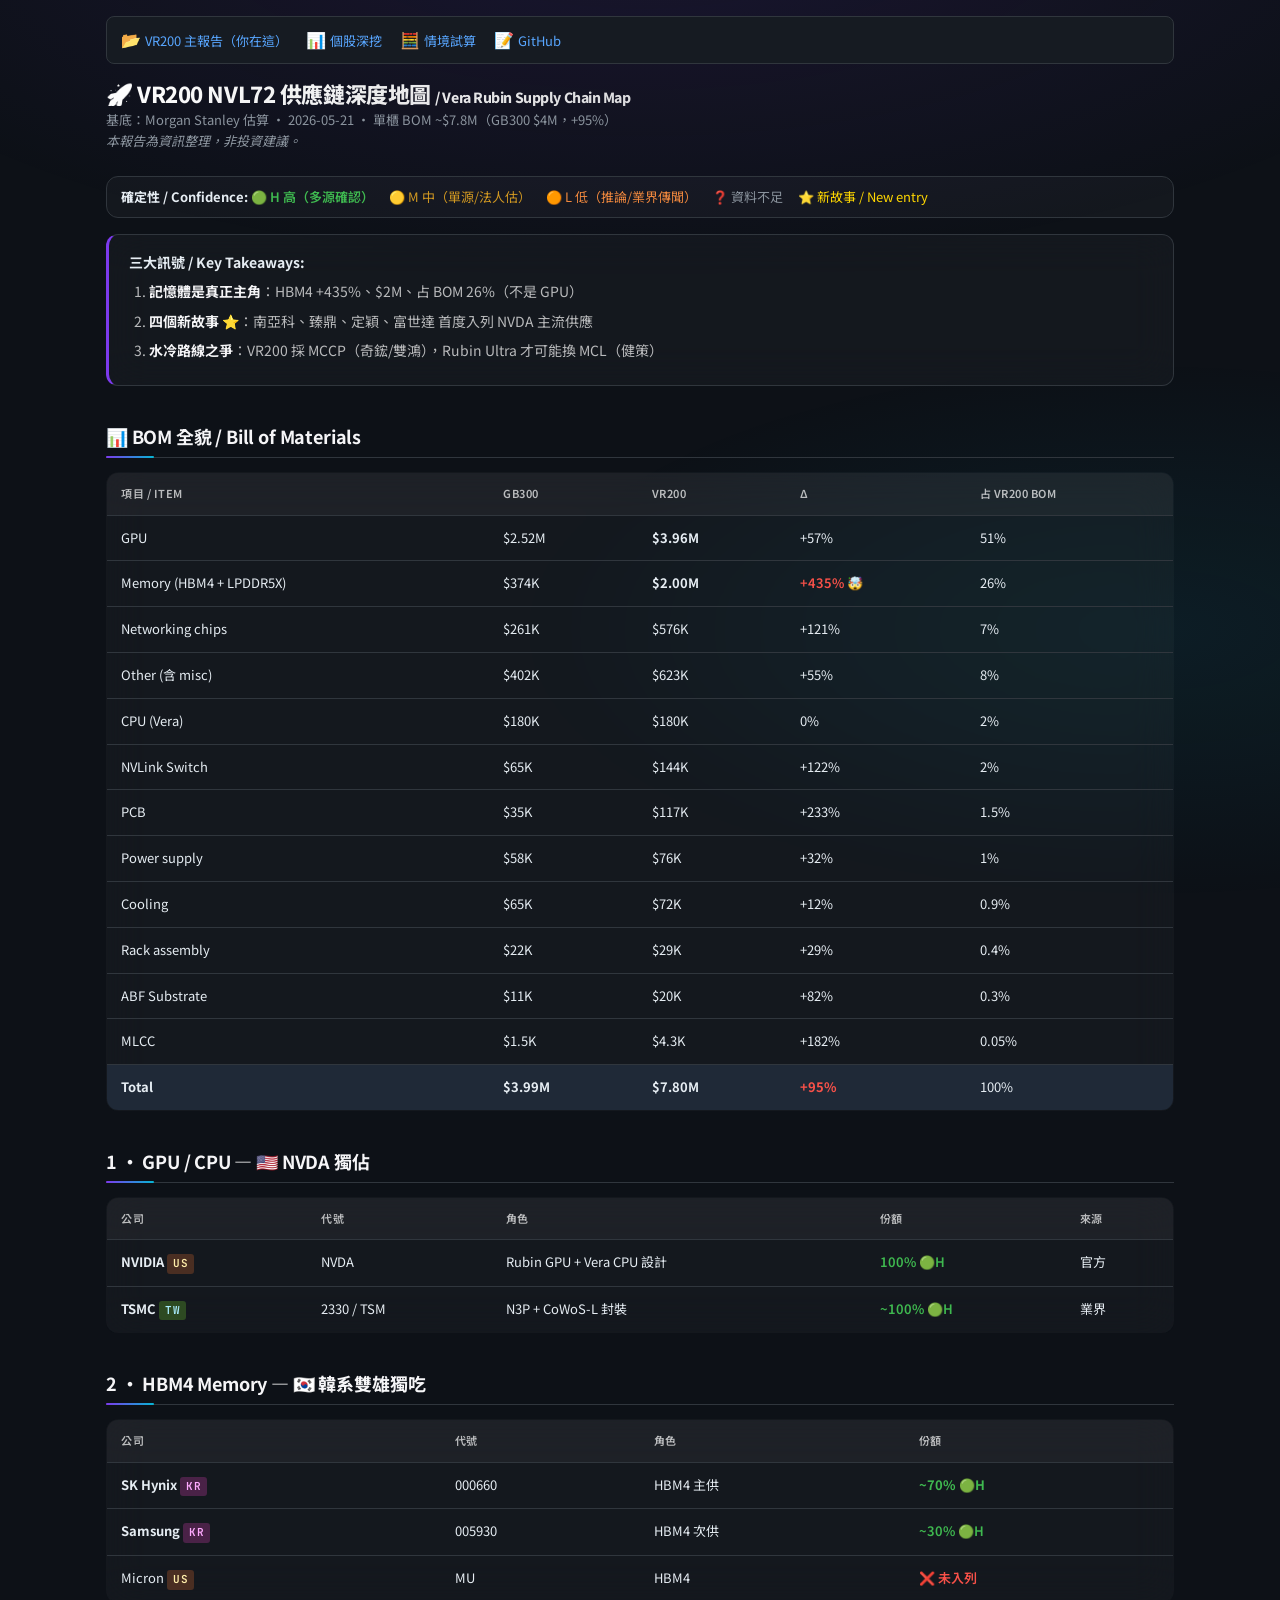
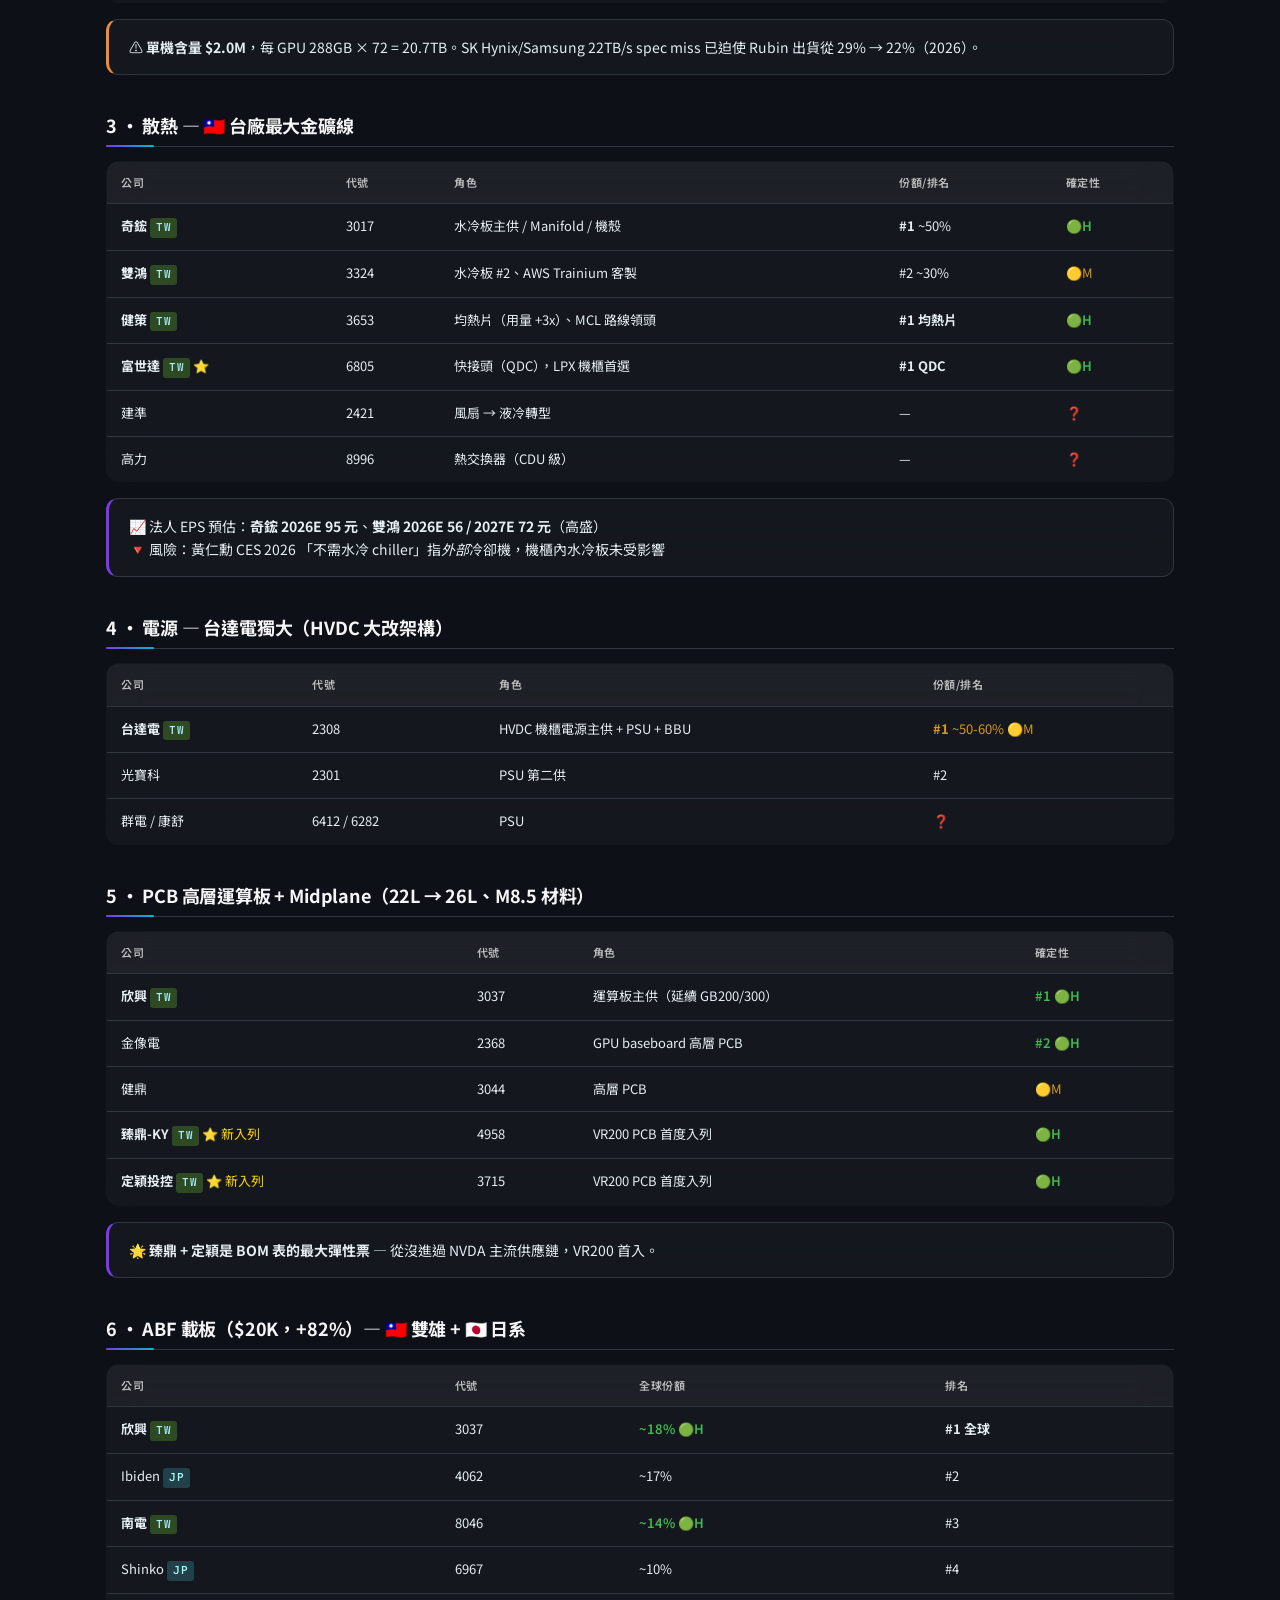
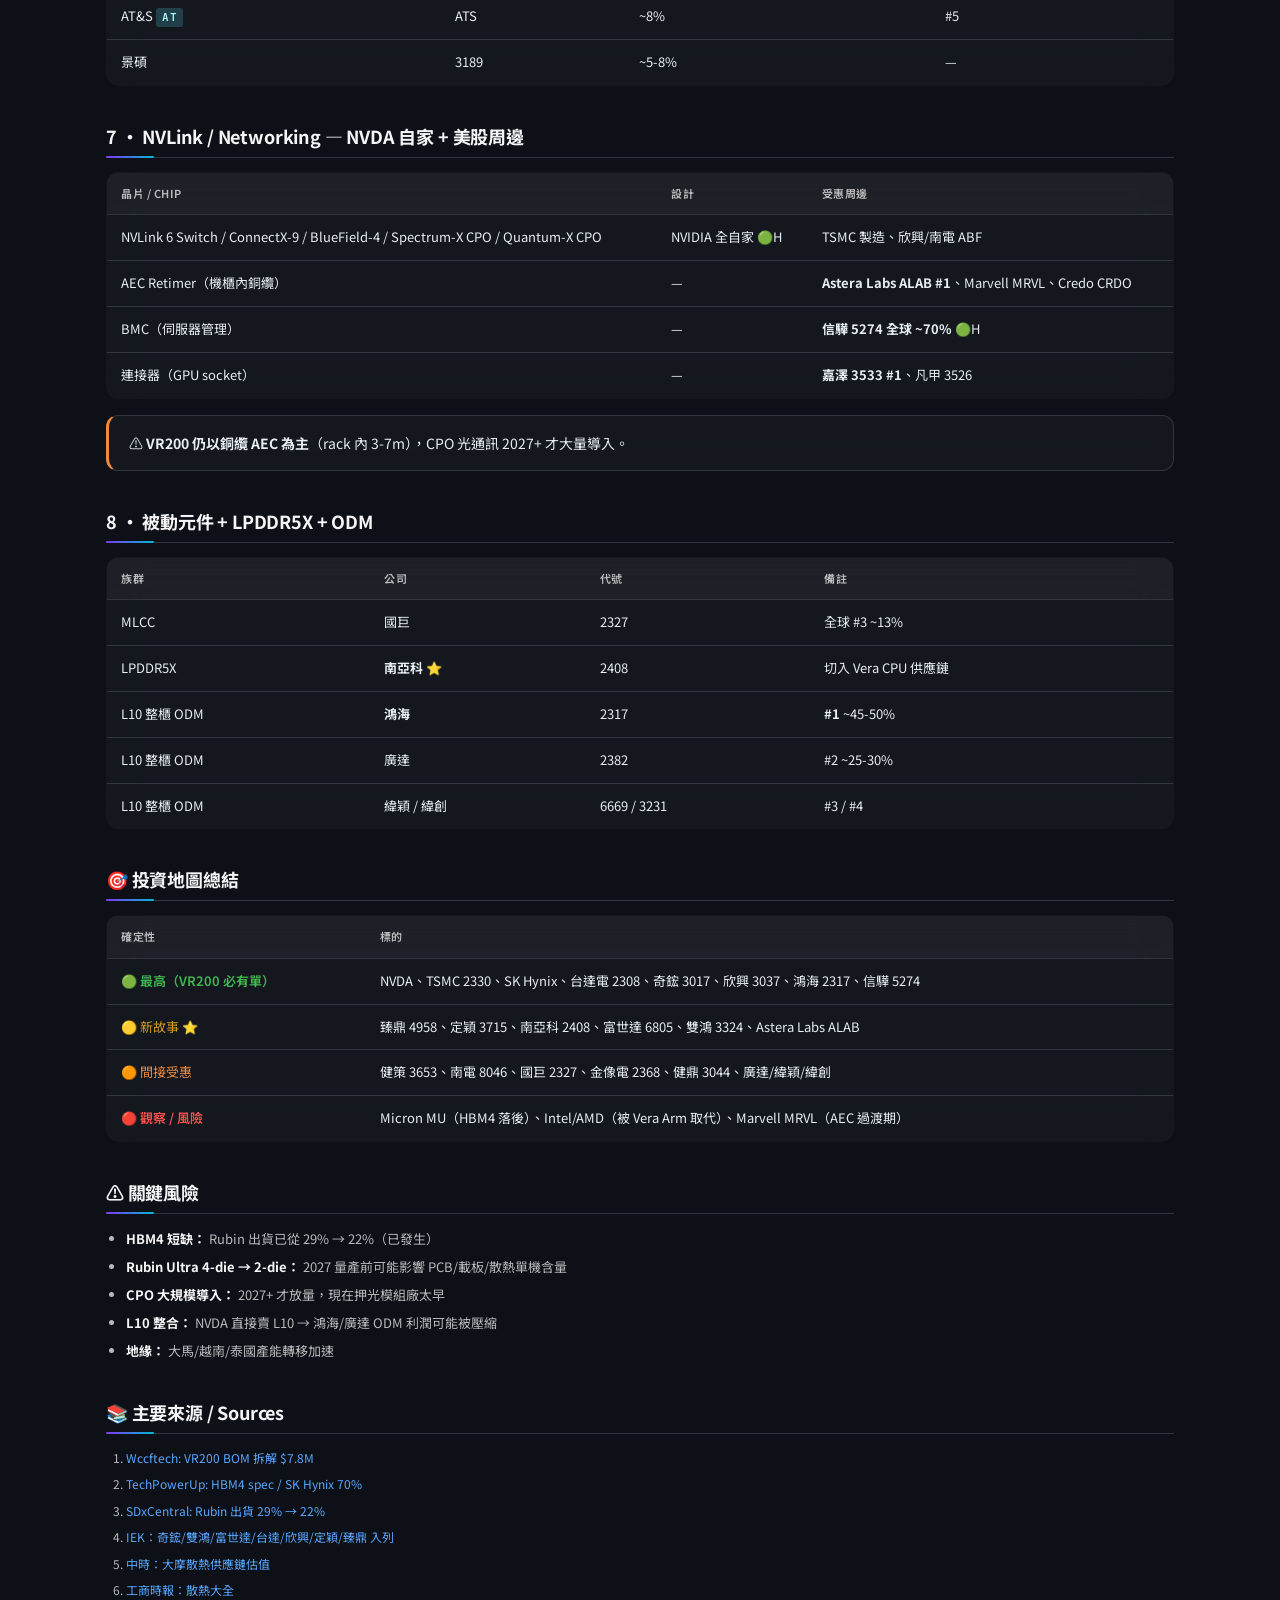
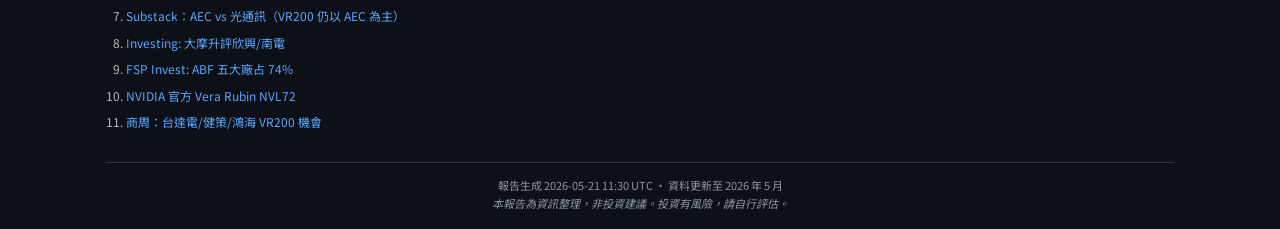
<file: vr200/index.html>
<!DOCTYPE html>
<html lang="zh-TW">
<head>
<link rel="stylesheet" href="style.css">
<meta charset="UTF-8">
<meta name="viewport" content="width=device-width, initial-scale=1.0">
<title>VR200 NVL72 供應鏈 / Supply Chain Map</title>
<style>
:root {
  --bg: #0d1117; --panel: #161b22; --border: #30363d;
  --text: #e6edf3; --muted: #8b949e; --accent: #58a6ff;
  --green: #3fb950; --yellow: #d29922; --orange: #f0883e; --red: #f85149;
}
* { box-sizing: border-box; margin: 0; padding: 0; }
body {
  font-family: -apple-system, "Helvetica Neue", "PingFang TC", "Noto Sans TC", sans-serif;
  background: var(--bg); color: var(--text); line-height: 1.6;
  padding: 16px; max-width: 1100px; margin: auto;
}
h1 { font-size: 22px; margin-bottom: 4px; }
h2 { font-size: 18px; margin: 24px 0 8px; padding-bottom: 6px; border-bottom: 2px solid var(--accent); }
h3 { font-size: 15px; margin: 16px 0 6px; color: var(--accent); }
.sub { color: var(--muted); font-size: 13px; margin-bottom: 16px; }
.legend { background: var(--panel); border: 1px solid var(--border); border-radius: 8px; padding: 10px 14px; font-size: 13px; margin-bottom: 16px; }
.legend span { margin-right: 12px; }
table { width: 100%; border-collapse: collapse; margin: 8px 0 16px; font-size: 13px; background: var(--panel); border-radius: 8px; overflow: hidden; }
th, td { padding: 8px 10px; text-align: left; border-bottom: 1px solid var(--border); vertical-align: top; }
th { background: #1f2937; color: var(--accent); font-weight: 600; font-size: 12px; text-transform: uppercase; letter-spacing: 0.5px; }
tr:last-child td { border-bottom: none; }
tr:hover { background: rgba(88, 166, 255, 0.05); }
.tier-h { color: var(--green); font-weight: 600; }
.tier-m { color: var(--yellow); }
.tier-l { color: var(--orange); }
.tier-q { color: var(--muted); }
.bad { color: var(--red); }
.star { color: gold; }
a { color: var(--accent); text-decoration: none; }
a:hover { text-decoration: underline; }
.metric { display: inline-block; background: rgba(88, 166, 255, 0.1); border: 1px solid var(--accent); border-radius: 4px; padding: 2px 6px; font-size: 12px; color: var(--accent); margin: 2px 4px 2px 0; }
.callout { background: var(--panel); border-left: 3px solid var(--accent); padding: 10px 14px; margin: 10px 0; font-size: 13px; border-radius: 4px; }
.callout.warn { border-left-color: var(--orange); }
.tag { display: inline-block; padding: 1px 6px; border-radius: 3px; font-size: 11px; font-weight: 600; }
.tag-tw { background: #2d4a22; color: #aef; }
.tag-us { background: #4a2e22; color: #fea; }
.tag-kr { background: #4a2247; color: #faf; }
.tag-jp { background: #22404a; color: #aff; }
@media (max-width: 600px) {
  body { padding: 10px; font-size: 14px; }
  table { font-size: 11px; }
  th, td { padding: 5px 6px; }
}
</style>
</head>
<body>

<div style="background:var(--panel); border:1px solid var(--border); border-radius:8px; padding:10px 14px; margin-bottom:16px;">
  📂 <a href="index.html" style="color:var(--accent); margin-right:14px; font-size:13px;">VR200 主報告（你在這）</a>
  📊 <a href="stocks.html" style="color:var(--accent); margin-right:14px; font-size:13px;">個股深挖</a>
  🧮 <a href="backtest.html" style="color:var(--accent); margin-right:14px; font-size:13px;">情境試算</a>
  📝 <a href="../" style="color:var(--accent); font-size:13px;">GitHub</a>
</div>

<h1>🚀 VR200 NVL72 供應鏈深度地圖 <small style="font-size:14px;color:var(--muted);">/ Vera Rubin Supply Chain Map</small></h1>
<div class="sub">基底：Morgan Stanley 估算 · 2026-05-21 · 單櫃 BOM ~$7.8M（GB300 $4M，+95%）<br>
<em>本報告為資訊整理，非投資建議。</em></div>

<div class="legend">
  <strong>確定性 / Confidence:</strong>
  <span class="tier-h">🟢 H 高（多源確認）</span>
  <span class="tier-m">🟡 M 中（單源/法人估）</span>
  <span class="tier-l">🟠 L 低（推論/業界傳聞）</span>
  <span class="tier-q">❓ 資料不足</span>
  <span class="star">⭐ 新故事 / New entry</span>
</div>

<div class="callout">
<strong>三大訊號 / Key Takeaways:</strong>
<ol style="margin-left:20px;margin-top:6px;">
<li><strong>記憶體是真正主角</strong>：HBM4 +435%、$2M、占 BOM 26%（不是 GPU）</li>
<li><strong>四個新故事 ⭐</strong>：南亞科、臻鼎、定穎、富世達 首度入列 NVDA 主流供應</li>
<li><strong>水冷路線之爭</strong>：VR200 採 MCCP（奇鋐/雙鴻），Rubin Ultra 才可能換 MCL（健策）</li>
</ol>
</div>

<h2>📊 BOM 全貌 / Bill of Materials</h2>
<table>
<tr><th>項目 / Item</th><th>GB300</th><th>VR200</th><th>Δ</th><th>占 VR200 BOM</th></tr>
<tr><td>GPU</td><td>$2.52M</td><td><strong>$3.96M</strong></td><td>+57%</td><td>51%</td></tr>
<tr><td>Memory (HBM4 + LPDDR5X)</td><td>$374K</td><td><strong>$2.00M</strong></td><td class="bad">+435% 🤯</td><td>26%</td></tr>
<tr><td>Networking chips</td><td>$261K</td><td>$576K</td><td>+121%</td><td>7%</td></tr>
<tr><td>Other (含 misc)</td><td>$402K</td><td>$623K</td><td>+55%</td><td>8%</td></tr>
<tr><td>CPU (Vera)</td><td>$180K</td><td>$180K</td><td>0%</td><td>2%</td></tr>
<tr><td>NVLink Switch</td><td>$65K</td><td>$144K</td><td>+122%</td><td>2%</td></tr>
<tr><td>PCB</td><td>$35K</td><td>$117K</td><td>+233%</td><td>1.5%</td></tr>
<tr><td>Power supply</td><td>$58K</td><td>$76K</td><td>+32%</td><td>1%</td></tr>
<tr><td>Cooling</td><td>$65K</td><td>$72K</td><td>+12%</td><td>0.9%</td></tr>
<tr><td>Rack assembly</td><td>$22K</td><td>$29K</td><td>+29%</td><td>0.4%</td></tr>
<tr><td>ABF Substrate</td><td>$11K</td><td>$20K</td><td>+82%</td><td>0.3%</td></tr>
<tr><td>MLCC</td><td>$1.5K</td><td>$4.3K</td><td>+182%</td><td>0.05%</td></tr>
<tr style="background:#1f2937;"><td><strong>Total</strong></td><td><strong>$3.99M</strong></td><td><strong>$7.80M</strong></td><td class="bad"><strong>+95%</strong></td><td>100%</td></tr>
</table>

<h2>1 · GPU / CPU — 🇺🇸 NVDA 獨佔</h2>
<table>
<tr><th>公司</th><th>代號</th><th>角色</th><th>份額</th><th>來源</th></tr>
<tr><td><strong>NVIDIA</strong> <span class="tag tag-us">US</span></td><td>NVDA</td><td>Rubin GPU + Vera CPU 設計</td><td class="tier-h">100% 🟢H</td><td>官方</td></tr>
<tr><td><strong>TSMC</strong> <span class="tag tag-tw">TW</span></td><td>2330 / TSM</td><td>N3P + CoWoS-L 封裝</td><td class="tier-h">~100% 🟢H</td><td>業界</td></tr>
</table>

<h2>2 · HBM4 Memory — 🇰🇷 韓系雙雄獨吃</h2>
<table>
<tr><th>公司</th><th>代號</th><th>角色</th><th>份額</th></tr>
<tr><td><strong>SK Hynix</strong> <span class="tag tag-kr">KR</span></td><td>000660</td><td>HBM4 主供</td><td class="tier-h"><strong>~70% 🟢H</strong></td></tr>
<tr><td><strong>Samsung</strong> <span class="tag tag-kr">KR</span></td><td>005930</td><td>HBM4 次供</td><td class="tier-h">~30% 🟢H</td></tr>
<tr><td>Micron <span class="tag tag-us">US</span></td><td>MU</td><td>HBM4</td><td class="bad">❌ 未入列</td></tr>
</table>
<div class="callout warn">⚠️ <strong>單機含量 $2.0M</strong>，每 GPU 288GB × 72 = 20.7TB。SK Hynix/Samsung 22TB/s spec miss 已迫使 Rubin 出貨從 29% → 22%（2026）。</div>

<h2>3 · 散熱 — 🇹🇼 台廠最大金礦線</h2>
<table>
<tr><th>公司</th><th>代號</th><th>角色</th><th>份額/排名</th><th>確定性</th></tr>
<tr><td><strong>奇鋐</strong> <span class="tag tag-tw">TW</span></td><td>3017</td><td>水冷板主供 / Manifold / 機殼</td><td><strong>#1</strong> ~50%</td><td class="tier-h">🟢H</td></tr>
<tr><td><strong>雙鴻</strong> <span class="tag tag-tw">TW</span></td><td>3324</td><td>水冷板 #2、AWS Trainium 客製</td><td>#2 ~30%</td><td class="tier-m">🟡M</td></tr>
<tr><td><strong>健策</strong> <span class="tag tag-tw">TW</span></td><td>3653</td><td>均熱片（用量 +3x）、MCL 路線領頭</td><td><strong>#1 均熱片</strong></td><td class="tier-h">🟢H</td></tr>
<tr><td><strong>富世達</strong> <span class="tag tag-tw">TW</span> <span class="star">⭐</span></td><td>6805</td><td>快接頭（QDC），LPX 機櫃首選</td><td><strong>#1 QDC</strong></td><td class="tier-h">🟢H</td></tr>
<tr><td>建準</td><td>2421</td><td>風扇 → 液冷轉型</td><td>—</td><td class="tier-q">❓</td></tr>
<tr><td>高力</td><td>8996</td><td>熱交換器（CDU 級）</td><td>—</td><td class="tier-q">❓</td></tr>
</table>
<div class="callout">
📈 法人 EPS 預估：<strong>奇鋐 2026E 95 元</strong>、<strong>雙鴻 2026E 56 / 2027E 72 元</strong>（高盛）<br>
🔻 風險：黃仁勳 CES 2026 「不需水冷 chiller」指<em>外部</em>冷卻機，機櫃內水冷板未受影響
</div>

<h2>4 · 電源 — 台達電獨大（HVDC 大改架構）</h2>
<table>
<tr><th>公司</th><th>代號</th><th>角色</th><th>份額/排名</th></tr>
<tr><td><strong>台達電</strong> <span class="tag tag-tw">TW</span></td><td>2308</td><td>HVDC 機櫃電源主供 + PSU + BBU</td><td class="tier-m"><strong>#1</strong> ~50-60% 🟡M</td></tr>
<tr><td>光寶科</td><td>2301</td><td>PSU 第二供</td><td>#2</td></tr>
<tr><td>群電 / 康舒</td><td>6412 / 6282</td><td>PSU</td><td class="tier-q">❓</td></tr>
</table>

<h2>5 · PCB 高層運算板 + Midplane（22L → 26L、M8.5 材料）</h2>
<table>
<tr><th>公司</th><th>代號</th><th>角色</th><th>確定性</th></tr>
<tr><td><strong>欣興</strong> <span class="tag tag-tw">TW</span></td><td>3037</td><td>運算板主供（延續 GB200/300）</td><td class="tier-h">#1 🟢H</td></tr>
<tr><td>金像電</td><td>2368</td><td>GPU baseboard 高層 PCB</td><td class="tier-h">#2 🟢H</td></tr>
<tr><td>健鼎</td><td>3044</td><td>高層 PCB</td><td class="tier-m">🟡M</td></tr>
<tr><td><strong>臻鼎-KY</strong> <span class="tag tag-tw">TW</span> <span class="star">⭐ 新入列</span></td><td>4958</td><td>VR200 PCB 首度入列</td><td class="tier-h">🟢H</td></tr>
<tr><td><strong>定穎投控</strong> <span class="tag tag-tw">TW</span> <span class="star">⭐ 新入列</span></td><td>3715</td><td>VR200 PCB 首度入列</td><td class="tier-h">🟢H</td></tr>
</table>
<div class="callout">🌟 <strong>臻鼎 + 定穎是 BOM 表的最大彈性票</strong> — 從沒進過 NVDA 主流供應鏈，VR200 首入。</div>

<h2>6 · ABF 載板（$20K，+82%）— 🇹🇼 雙雄 + 🇯🇵 日系</h2>
<table>
<tr><th>公司</th><th>代號</th><th>全球份額</th><th>排名</th></tr>
<tr><td><strong>欣興</strong> <span class="tag tag-tw">TW</span></td><td>3037</td><td class="tier-h">~18% 🟢H</td><td><strong>#1 全球</strong></td></tr>
<tr><td>Ibiden <span class="tag tag-jp">JP</span></td><td>4062</td><td>~17%</td><td>#2</td></tr>
<tr><td><strong>南電</strong> <span class="tag tag-tw">TW</span></td><td>8046</td><td class="tier-h">~14% 🟢H</td><td>#3</td></tr>
<tr><td>Shinko <span class="tag tag-jp">JP</span></td><td>6967</td><td>~10%</td><td>#4</td></tr>
<tr><td>AT&S <span class="tag tag-jp">AT</span></td><td>ATS</td><td>~8%</td><td>#5</td></tr>
<tr><td>景碩</td><td>3189</td><td>~5-8%</td><td>—</td></tr>
</table>

<h2>7 · NVLink / Networking — NVDA 自家 + 美股周邊</h2>
<table>
<tr><th>晶片 / Chip</th><th>設計</th><th>受惠周邊</th></tr>
<tr><td>NVLink 6 Switch / ConnectX-9 / BlueField-4 / Spectrum-X CPO / Quantum-X CPO</td><td>NVIDIA 全自家 🟢H</td><td>TSMC 製造、欣興/南電 ABF</td></tr>
<tr><td>AEC Retimer（機櫃內銅纜）</td><td>—</td><td><strong>Astera Labs ALAB #1</strong>、Marvell MRVL、Credo CRDO</td></tr>
<tr><td>BMC（伺服器管理）</td><td>—</td><td><strong>信驊 5274 全球 ~70%</strong> 🟢H</td></tr>
<tr><td>連接器（GPU socket）</td><td>—</td><td><strong>嘉澤 3533 #1</strong>、凡甲 3526</td></tr>
</table>
<div class="callout warn">⚠️ <strong>VR200 仍以銅纜 AEC 為主</strong>（rack 內 3-7m），CPO 光通訊 2027+ 才大量導入。</div>

<h2>8 · 被動元件 + LPDDR5X + ODM</h2>
<table>
<tr><th>族群</th><th>公司</th><th>代號</th><th>備註</th></tr>
<tr><td>MLCC</td><td>國巨</td><td>2327</td><td>全球 #3 ~13%</td></tr>
<tr><td>LPDDR5X</td><td><strong>南亞科</strong> <span class="star">⭐</span></td><td>2408</td><td>切入 Vera CPU 供應鏈</td></tr>
<tr><td>L10 整櫃 ODM</td><td><strong>鴻海</strong></td><td>2317</td><td><strong>#1</strong> ~45-50%</td></tr>
<tr><td>L10 整櫃 ODM</td><td>廣達</td><td>2382</td><td>#2 ~25-30%</td></tr>
<tr><td>L10 整櫃 ODM</td><td>緯穎 / 緯創</td><td>6669 / 3231</td><td>#3 / #4</td></tr>
</table>

<h2>🎯 投資地圖總結</h2>
<table>
<tr><th>確定性</th><th>標的</th></tr>
<tr><td class="tier-h">🟢 最高（VR200 必有單）</td><td>NVDA、TSMC 2330、SK Hynix、台達電 2308、奇鋐 3017、欣興 3037、鴻海 2317、信驊 5274</td></tr>
<tr><td class="tier-m">🟡 新故事 ⭐</td><td>臻鼎 4958、定穎 3715、南亞科 2408、富世達 6805、雙鴻 3324、Astera Labs ALAB</td></tr>
<tr><td class="tier-l">🟠 間接受惠</td><td>健策 3653、南電 8046、國巨 2327、金像電 2368、健鼎 3044、廣達/緯穎/緯創</td></tr>
<tr><td class="bad">🔴 觀察 / 風險</td><td>Micron MU（HBM4 落後）、Intel/AMD（被 Vera Arm 取代）、Marvell MRVL（AEC 過渡期）</td></tr>
</table>

<h2>⚠️ 關鍵風險</h2>
<ul style="margin-left:20px;font-size:13px;">
<li><strong>HBM4 短缺：</strong> Rubin 出貨已從 29% → 22%（已發生）</li>
<li><strong>Rubin Ultra 4-die → 2-die：</strong> 2027 量產前可能影響 PCB/載板/散熱單機含量</li>
<li><strong>CPO 大規模導入：</strong> 2027+ 才放量，現在押光模組廠太早</li>
<li><strong>L10 整合：</strong> NVDA 直接賣 L10 → 鴻海/廣達 ODM 利潤可能被壓縮</li>
<li><strong>地緣：</strong> 大馬/越南/泰國產能轉移加速</li>
</ul>

<h2>📚 主要來源 / Sources</h2>
<ol style="margin-left:20px;font-size:12px;line-height:1.8;">
<li><a href="https://wccftech.com/nvidia-vera-rubin-rack-hit-with-memory-price-surge-pushing-hbm4-lpddr5x-bill-to-2m-of-7-8m-total" target="_blank">Wccftech: VR200 BOM 拆解 $7.8M</a></li>
<li><a href="https://www.techpowerup.com/forums/threads/nvidia-lowers-hbm4-specs-for-vera-rubin-vr200-as-memory-suppliers-miss-22-tb-s-target.346983" target="_blank">TechPowerUp: HBM4 spec / SK Hynix 70%</a></li>
<li><a href="https://www.sdxcentral.com/news/nvidias-rubin-gpus-hit-the-brakes-as-hbm4-memory-drought-threatens-jensens-supply-chain-magic-report" target="_blank">SDxCentral: Rubin 出貨 29% → 22%</a></li>
<li><a href="https://ieknet.iek.org.tw/ieknews/news_more.aspx?actiontype=ieknews&indu_idno=0&nsl_id=31bc295574de46158185a5d877ca68ee" target="_blank">IEK：奇鋐/雙鴻/富世達/台達/欣興/定穎/臻鼎 入列</a></li>
<li><a href="https://wantrich.chinatimes.com/news/20251104900101-420101" target="_blank">中時：大摩散熱供應鏈估值</a></li>
<li><a href="https://www.ctee.com.tw/search/%E9%9B%99%E9%B4%BB%E3%80%81%E5%A5%87%E9%8B%90" target="_blank">工商時報：散熱大全</a></li>
<li><a href="https://samuel6788.substack.com/p/rubin-147" target="_blank">Substack：AEC vs 光通訊（VR200 仍以 AEC 為主）</a></li>
<li><a href="https://www.investing.com/news/stock-market-news/morgan-stanley-upgrades-unimicron-nypcb-on-ailed-abf-substrate-upcycle-4519224" target="_blank">Investing: 大摩升評欣興/南電</a></li>
<li><a href="https://fspinvest.co.za/morgan-stanley-just-flagged-the-real-bottleneck-in-the-ai-chip-race" target="_blank">FSP Invest: ABF 五大廠占 74%</a></li>
<li><a href="https://www.nvidia.com/en-us/data-center/vera-rubin-nvl72" target="_blank">NVIDIA 官方 Vera Rubin NVL72</a></li>
<li><a href="https://wealth.businessweekly.com.tw/GArticle.aspx?id=ARTL003017561" target="_blank">商周：台達電/健策/鴻海 VR200 機會</a></li>
</ol>

<div style="margin-top:30px;padding-top:14px;border-top:1px solid var(--border);font-size:11px;color:var(--muted);text-align:center;">
報告生成 2026-05-21 11:30 UTC · 資料更新至 2026 年 5 月<br>
<em>本報告為資訊整理，非投資建議。投資有風險，請自行評估。</em>
</div>

</body>
</html>
</file>
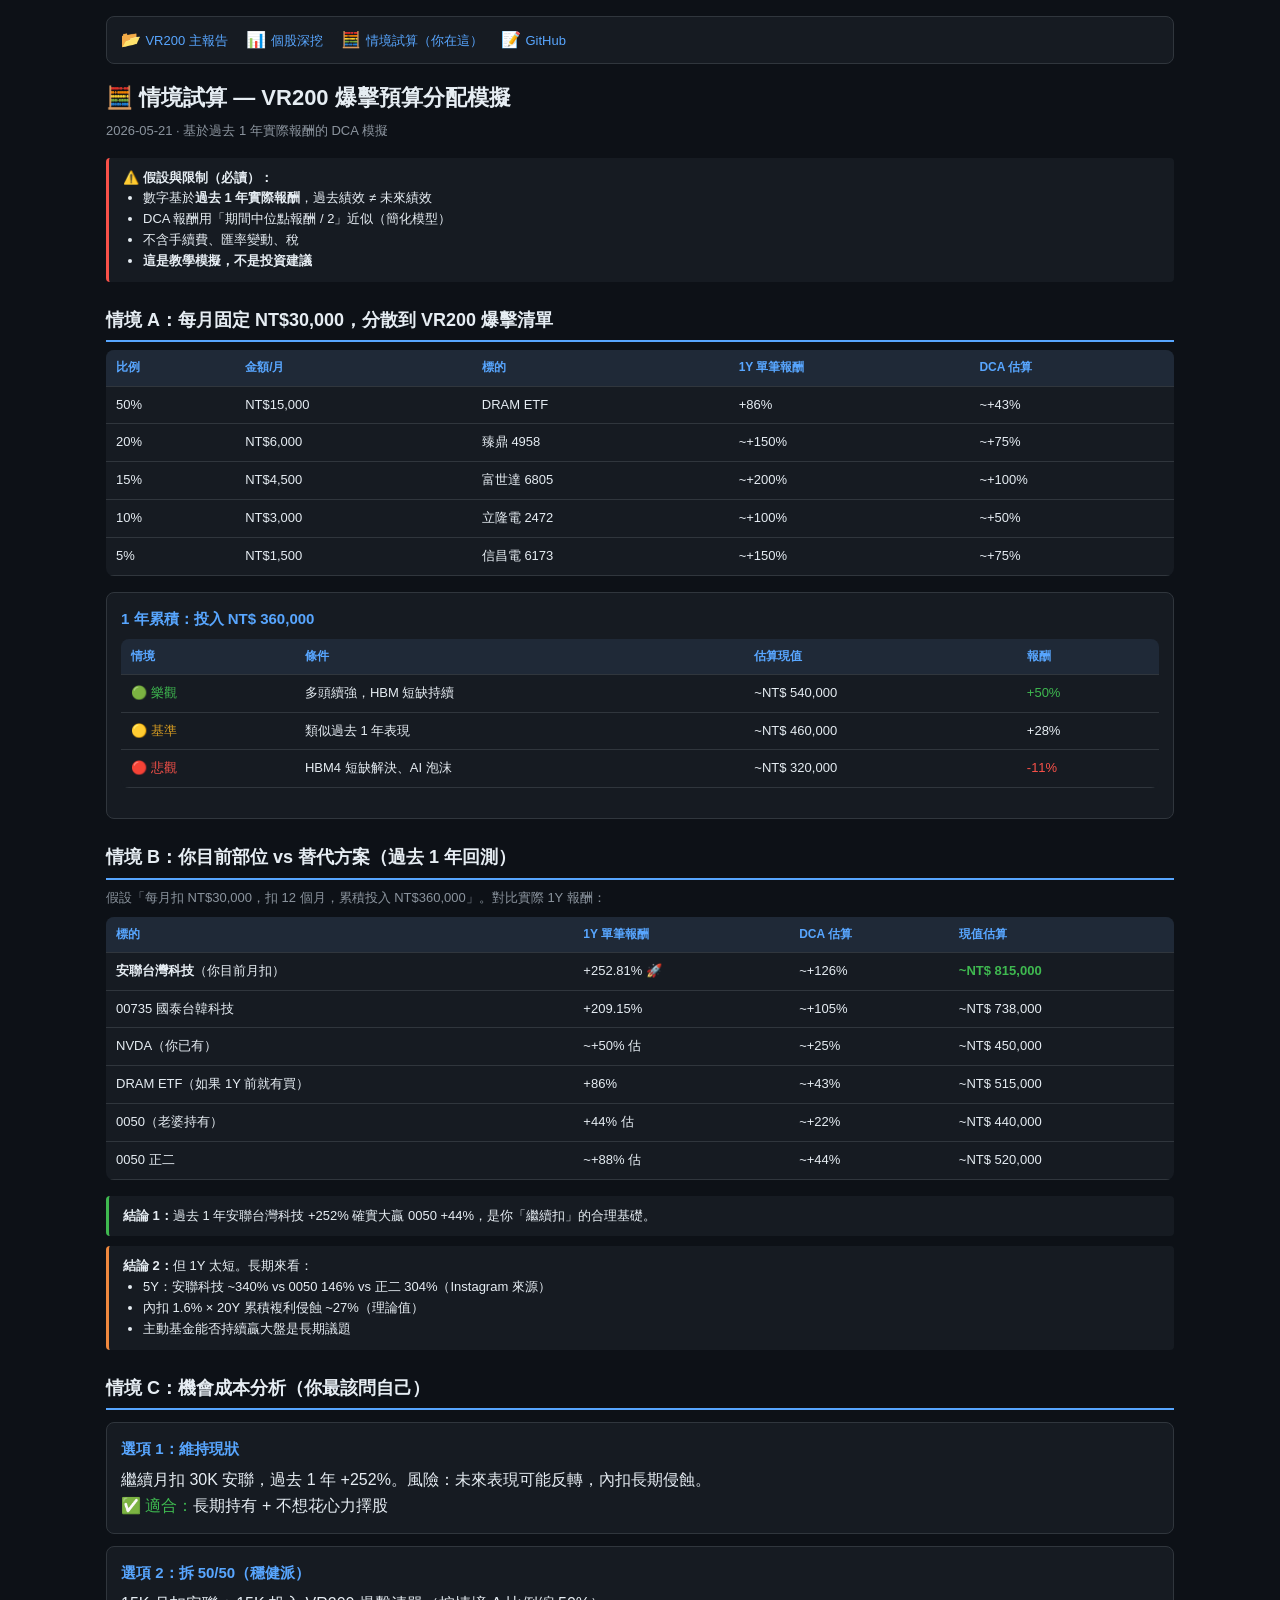
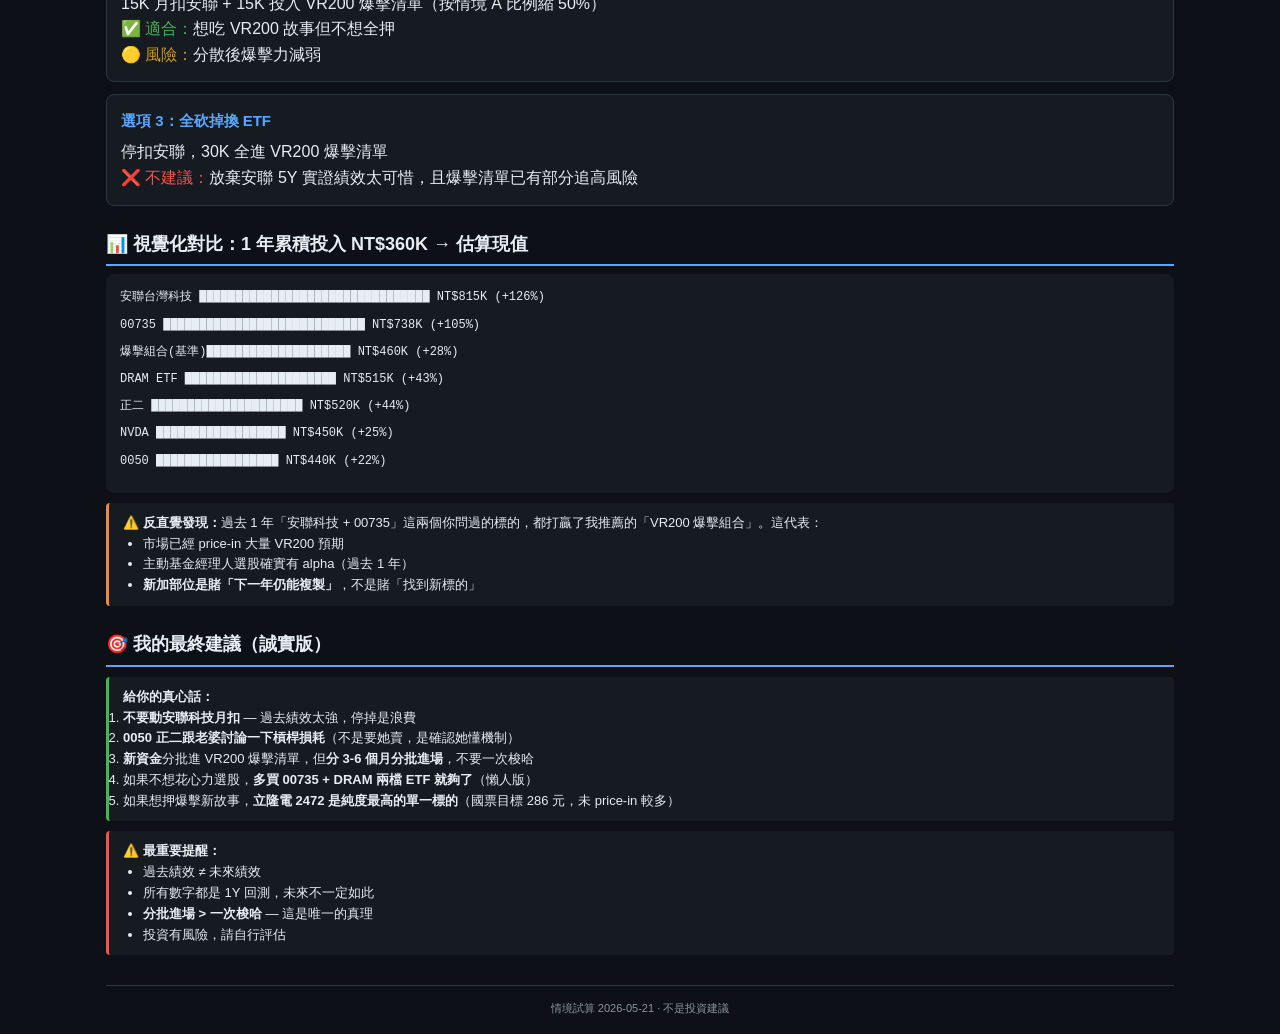
<file: backtest.html>
<!DOCTYPE html>
<html lang="zh-TW">
<head>
<meta charset="UTF-8">
<meta name="viewport" content="width=device-width, initial-scale=1.0">
<title>情境試算 — VR200 爆擊組合 vs 現有部位</title>
<style>
:root { --bg:#0d1117; --panel:#161b22; --border:#30363d; --text:#e6edf3; --muted:#8b949e; --accent:#58a6ff; --green:#3fb950; --yellow:#d29922; --orange:#f0883e; --red:#f85149; }
* { box-sizing:border-box; margin:0; padding:0; }
body { font-family:-apple-system,"Helvetica Neue","PingFang TC","Noto Sans TC",sans-serif; background:var(--bg); color:var(--text); line-height:1.6; padding:16px; max-width:1100px; margin:auto; }
h1 { font-size:22px; margin-bottom:6px; }
h2 { font-size:18px; margin:24px 0 8px; padding-bottom:6px; border-bottom:2px solid var(--accent); }
h3 { font-size:15px; margin:16px 0 6px; color:var(--accent); }
.sub { color:var(--muted); font-size:13px; margin-bottom:16px; }
.nav { background:var(--panel); border:1px solid var(--border); border-radius:8px; padding:10px 14px; margin-bottom:16px; }
.nav a { color:var(--accent); text-decoration:none; margin-right:14px; font-size:13px; }
table { width:100%; border-collapse:collapse; margin:8px 0 16px; font-size:13px; background:var(--panel); border-radius:8px; overflow:hidden; }
th,td { padding:8px 10px; text-align:left; border-bottom:1px solid var(--border); vertical-align:top; }
th { background:#1f2937; color:var(--accent); font-weight:600; font-size:12px; }
.callout { background:var(--panel); border-left:3px solid var(--accent); padding:10px 14px; margin:10px 0; font-size:13px; border-radius:4px; }
.callout.warn { border-left-color:var(--orange); }
.callout.danger { border-left-color:var(--red); }
.callout.success { border-left-color:var(--green); }
.bad { color:var(--red); } .good { color:var(--green); } .yellow { color:var(--yellow); }
a { color:var(--accent); text-decoration:none; }
ul { margin-left:20px; font-size:13px; }
.scenario { background:var(--panel); border:1px solid var(--border); border-radius:8px; padding:14px; margin:12px 0; }
.scenario h3 { margin-top:0; }
@media (max-width:600px) { body{padding:10px;font-size:14px;} table{font-size:11px;} th,td{padding:5px 6px;} }
</style>
</head>
<body>

<div class="nav">
  📂 <a href="index.html">VR200 主報告</a>
  📊 <a href="stocks.html">個股深挖</a>
  🧮 <a href="backtest.html">情境試算（你在這）</a>
  📝 <a href="https://github.com/snese/vr200-rubin-research">GitHub</a>
</div>

<h1>🧮 情境試算 — VR200 爆擊預算分配模擬</h1>
<div class="sub">2026-05-21 · 基於過去 1 年實際報酬的 DCA 模擬</div>

<div class="callout danger">
⚠️ <strong>假設與限制（必讀）：</strong>
<ul>
<li>數字基於<strong>過去 1 年實際報酬</strong>，過去績效 ≠ 未來績效</li>
<li>DCA 報酬用「期間中位點報酬 / 2」近似（簡化模型）</li>
<li>不含手續費、匯率變動、稅</li>
<li><strong>這是教學模擬，不是投資建議</strong></li>
</ul>
</div>

<h2>情境 A：每月固定 NT$30,000，分散到 VR200 爆擊清單</h2>

<table>
<tr><th>比例</th><th>金額/月</th><th>標的</th><th>1Y 單筆報酬</th><th>DCA 估算</th></tr>
<tr><td>50%</td><td>NT$15,000</td><td>DRAM ETF</td><td>+86%</td><td>~+43%</td></tr>
<tr><td>20%</td><td>NT$6,000</td><td>臻鼎 4958</td><td>~+150%</td><td>~+75%</td></tr>
<tr><td>15%</td><td>NT$4,500</td><td>富世達 6805</td><td>~+200%</td><td>~+100%</td></tr>
<tr><td>10%</td><td>NT$3,000</td><td>立隆電 2472</td><td>~+100%</td><td>~+50%</td></tr>
<tr><td>5%</td><td>NT$1,500</td><td>信昌電 6173</td><td>~+150%</td><td>~+75%</td></tr>
</table>

<div class="scenario">
<h3>1 年累積：投入 NT$ 360,000</h3>
<table>
<tr><th>情境</th><th>條件</th><th>估算現值</th><th>報酬</th></tr>
<tr><td class="good">🟢 樂觀</td><td>多頭續強，HBM 短缺持續</td><td>~NT$ 540,000</td><td class="good">+50%</td></tr>
<tr><td class="yellow">🟡 基準</td><td>類似過去 1 年表現</td><td>~NT$ 460,000</td><td>+28%</td></tr>
<tr><td class="bad">🔴 悲觀</td><td>HBM4 短缺解決、AI 泡沫</td><td>~NT$ 320,000</td><td class="bad">-11%</td></tr>
</table>
</div>

<h2>情境 B：你目前部位 vs 替代方案（過去 1 年回測）</h2>

<p style="font-size:13px;color:var(--muted);">假設「每月扣 NT$30,000，扣 12 個月，累積投入 NT$360,000」。對比實際 1Y 報酬：</p>

<table>
<tr><th>標的</th><th>1Y 單筆報酬</th><th>DCA 估算</th><th>現值估算</th></tr>
<tr><td><strong>安聯台灣科技</strong>（你目前月扣）</td><td>+252.81% 🚀</td><td>~+126%</td><td><strong class="good">~NT$ 815,000</strong></td></tr>
<tr><td>00735 國泰台韓科技</td><td>+209.15%</td><td>~+105%</td><td>~NT$ 738,000</td></tr>
<tr><td>NVDA（你已有）</td><td>~+50% 估</td><td>~+25%</td><td>~NT$ 450,000</td></tr>
<tr><td>DRAM ETF（如果 1Y 前就有買）</td><td>+86%</td><td>~+43%</td><td>~NT$ 515,000</td></tr>
<tr><td>0050（老婆持有）</td><td>+44% 估</td><td>~+22%</td><td>~NT$ 440,000</td></tr>
<tr><td>0050 正二</td><td>~+88% 估</td><td>~+44%</td><td>~NT$ 520,000</td></tr>
</table>

<div class="callout success">
<strong>結論 1：</strong>過去 1 年安聯台灣科技 +252% 確實大贏 0050 +44%，是你「繼續扣」的合理基礎。
</div>

<div class="callout warn">
<strong>結論 2：</strong>但 1Y 太短。長期來看：
<ul>
<li>5Y：安聯科技 ~340% vs 0050 146% vs 正二 304%（Instagram 來源）</li>
<li>內扣 1.6% × 20Y 累積複利侵蝕 ~27%（理論值）</li>
<li>主動基金能否持續贏大盤是長期議題</li>
</ul>
</div>

<h2>情境 C：機會成本分析（你最該問自己）</h2>

<div class="scenario">
<h3>選項 1：維持現狀</h3>
<p>繼續月扣 30K 安聯，過去 1 年 +252%。風險：未來表現可能反轉，內扣長期侵蝕。</p>
<p><span class="good">✅ 適合：</span>長期持有 + 不想花心力擇股</p>
</div>

<div class="scenario">
<h3>選項 2：拆 50/50（穩健派）</h3>
<p>15K 月扣安聯 + 15K 投入 VR200 爆擊清單（按情境 A 比例縮 50%）</p>
<p><span class="good">✅ 適合：</span>想吃 VR200 故事但不想全押</p>
<p><span class="yellow">🟡 風險：</span>分散後爆擊力減弱</p>
</div>

<div class="scenario">
<h3>選項 3：全砍掉換 ETF</h3>
<p>停扣安聯，30K 全進 VR200 爆擊清單</p>
<p><span class="bad">❌ 不建議：</span>放棄安聯 5Y 實證績效太可惜，且爆擊清單已有部分追高風險</p>
</div>

<h2>📊 視覺化對比：1 年累積投入 NT$360K → 估算現值</h2>

<div style="background:var(--panel);padding:14px;border-radius:8px;font-size:12px;font-family:monospace;">
<div style="margin-bottom:8px;">安聯台灣科技 ████████████████████████████████ NT$815K (+126%)</div>
<div style="margin-bottom:8px;">00735         ████████████████████████████ NT$738K (+105%)</div>
<div style="margin-bottom:8px;">爆擊組合(基準)████████████████████ NT$460K (+28%)</div>
<div style="margin-bottom:8px;">DRAM ETF      █████████████████████ NT$515K (+43%)</div>
<div style="margin-bottom:8px;">正二          █████████████████████ NT$520K (+44%)</div>
<div style="margin-bottom:8px;">NVDA          ██████████████████ NT$450K (+25%)</div>
<div style="margin-bottom:8px;">0050          █████████████████ NT$440K (+22%)</div>
</div>

<div class="callout warn">
⚠️ <strong>反直覺發現：</strong>過去 1 年「安聯科技 + 00735」這兩個你問過的標的，都打贏了我推薦的「VR200 爆擊組合」。這代表：
<ul>
<li>市場已經 price-in 大量 VR200 預期</li>
<li>主動基金經理人選股確實有 alpha（過去 1 年）</li>
<li><strong>新加部位是賭「下一年仍能複製」</strong>，不是賭「找到新標的」</li>
</ul>
</div>

<h2>🎯 我的最終建議（誠實版）</h2>

<div class="callout success">
<strong>給你的真心話：</strong>
<ol>
<li><strong>不要動安聯科技月扣</strong> — 過去績效太強，停掉是浪費</li>
<li><strong>0050 正二跟老婆討論一下槓桿損耗</strong>（不是要她賣，是確認她懂機制）</li>
<li><strong>新資金</strong>分批進 VR200 爆擊清單，但<strong>分 3-6 個月分批進場</strong>，不要一次梭哈</li>
<li>如果不想花心力選股，<strong>多買 00735 + DRAM 兩檔 ETF 就夠了</strong>（懶人版）</li>
<li>如果想押爆擊新故事，<strong>立隆電 2472 是純度最高的單一標的</strong>（國票目標 286 元，未 price-in 較多）</li>
</ol>
</div>

<div class="callout danger">
⚠️ <strong>最重要提醒：</strong>
<ul>
<li>過去績效 ≠ 未來績效</li>
<li>所有數字都是 1Y 回測，未來不一定如此</li>
<li><strong>分批進場 &gt; 一次梭哈</strong> — 這是唯一的真理</li>
<li>投資有風險，請自行評估</li>
</ul>
</div>

<div style="margin-top:30px;padding-top:14px;border-top:1px solid var(--border);font-size:11px;color:var(--muted);text-align:center;">
情境試算 2026-05-21 · 不是投資建議
</div>

</body>
</html>
</file>
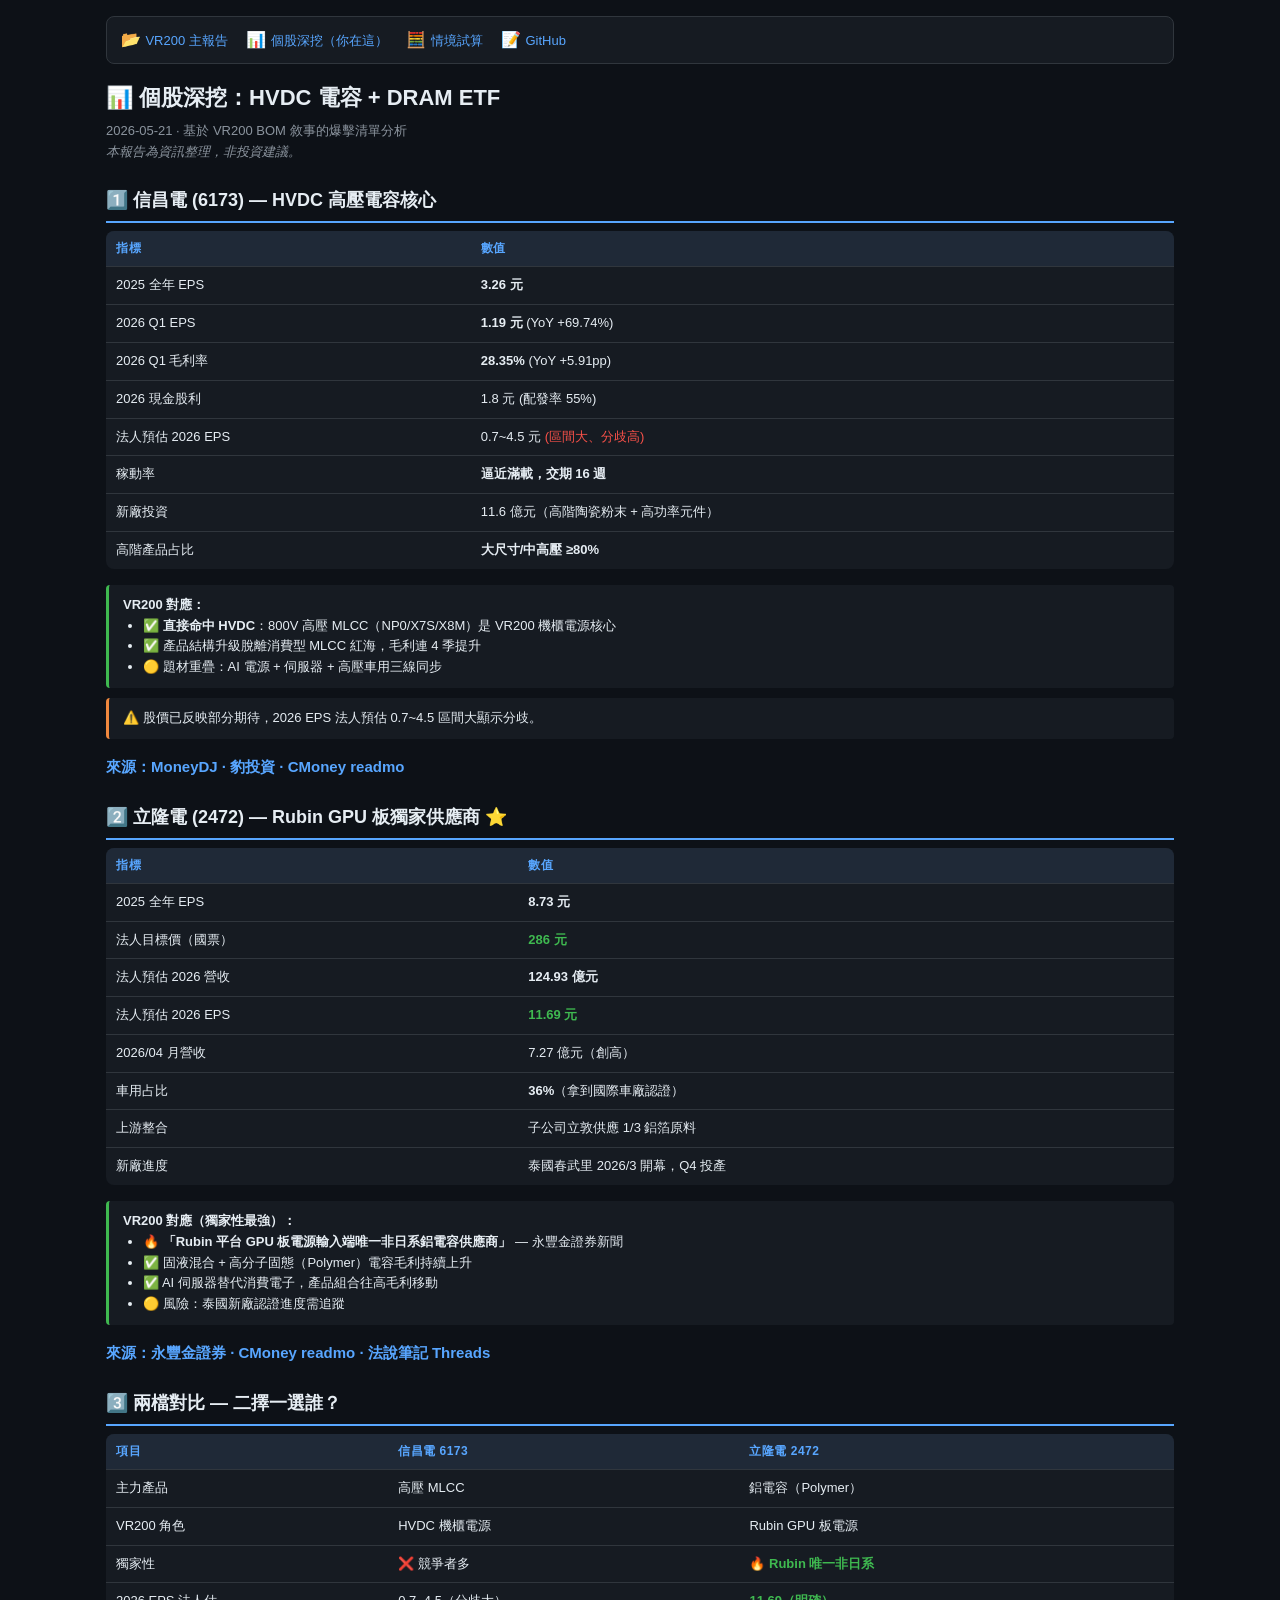
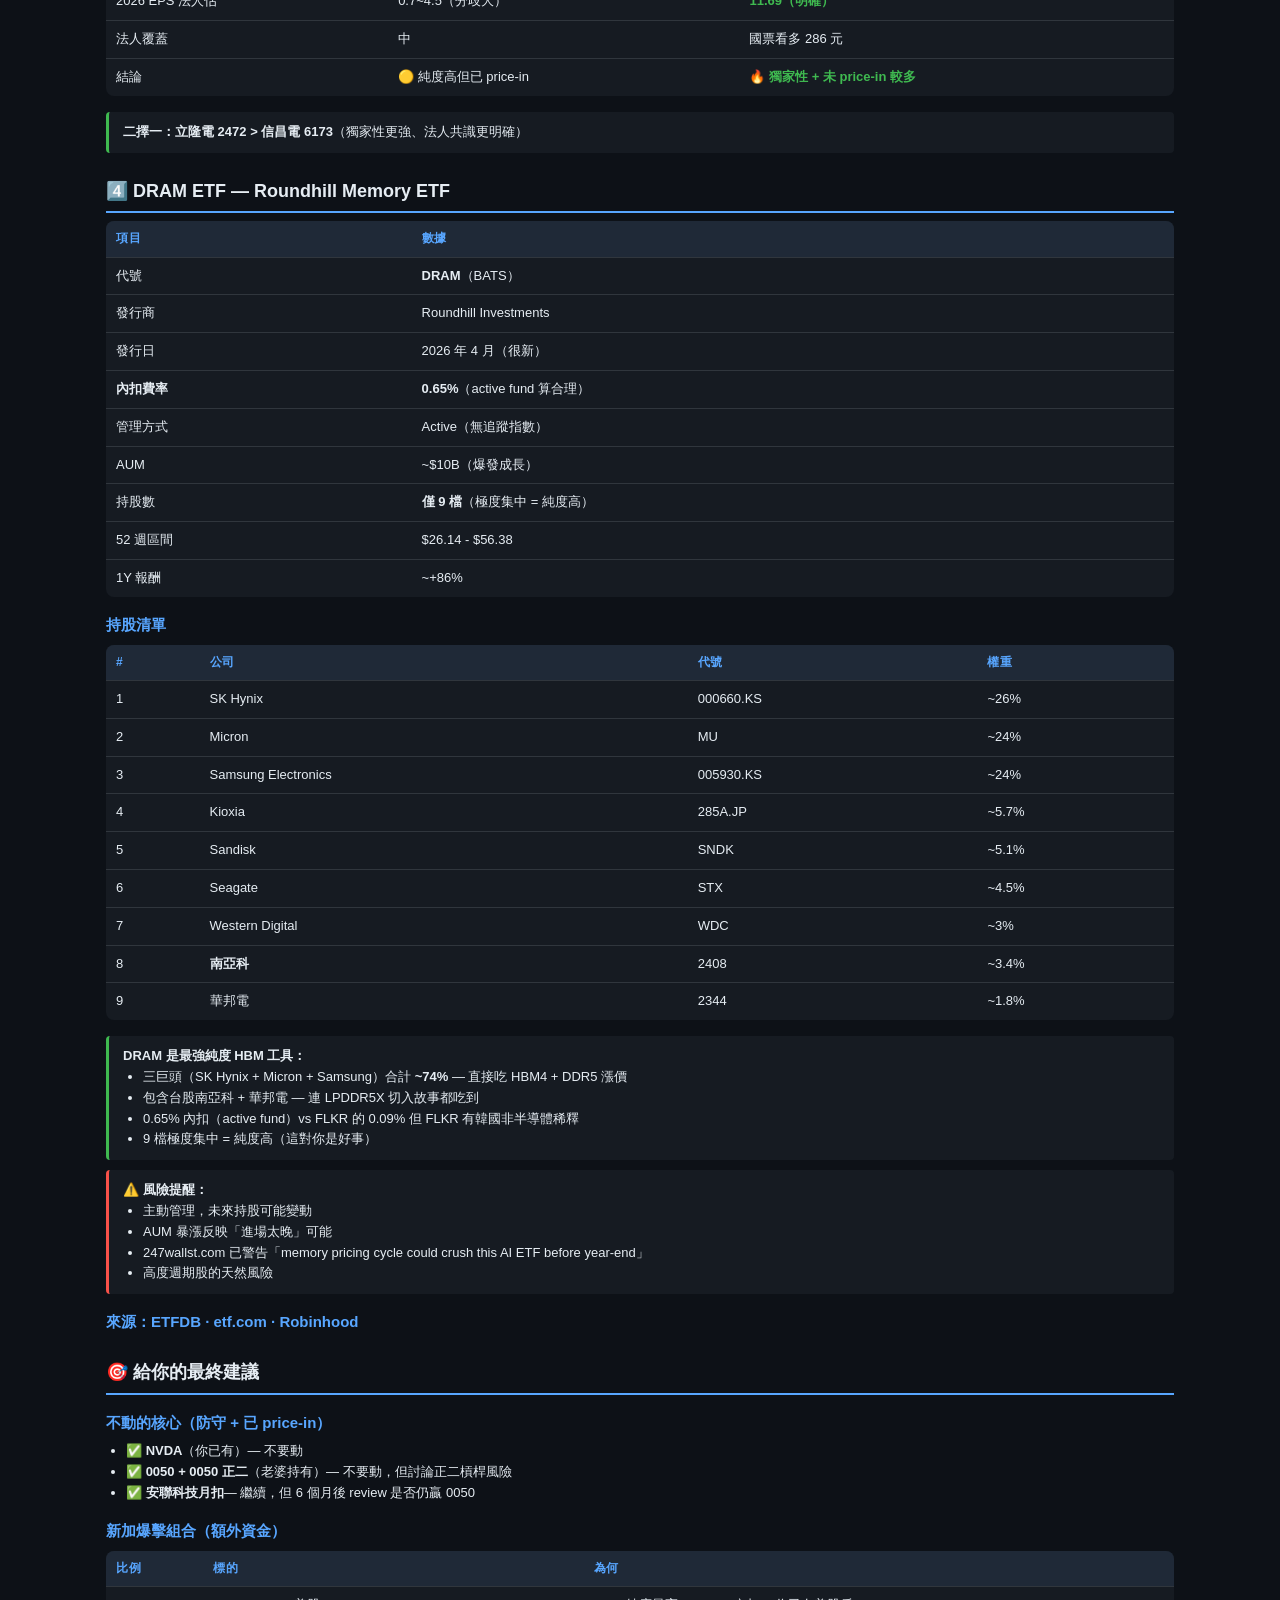
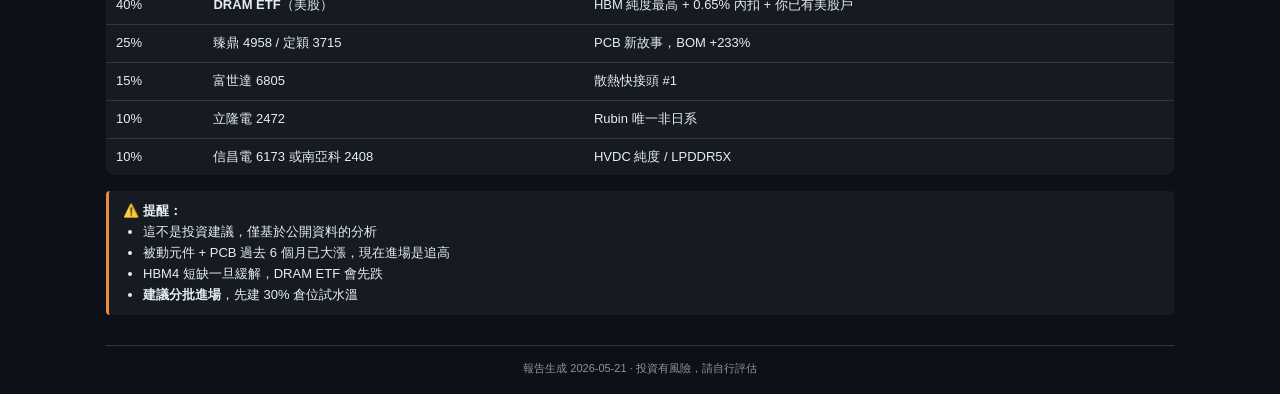
<file: stocks.html>
<!DOCTYPE html>
<html lang="zh-TW">
<head>
<meta charset="UTF-8">
<meta name="viewport" content="width=device-width, initial-scale=1.0">
<title>個股深挖：信昌電 6173 + 立隆電 2472 + DRAM ETF</title>
<style>
:root { --bg:#0d1117; --panel:#161b22; --border:#30363d; --text:#e6edf3; --muted:#8b949e; --accent:#58a6ff; --green:#3fb950; --yellow:#d29922; --orange:#f0883e; --red:#f85149; }
* { box-sizing:border-box; margin:0; padding:0; }
body { font-family:-apple-system,"Helvetica Neue","PingFang TC","Noto Sans TC",sans-serif; background:var(--bg); color:var(--text); line-height:1.6; padding:16px; max-width:1100px; margin:auto; }
h1 { font-size:22px; margin-bottom:6px; }
h2 { font-size:18px; margin:24px 0 8px; padding-bottom:6px; border-bottom:2px solid var(--accent); }
h3 { font-size:15px; margin:16px 0 6px; color:var(--accent); }
.sub { color:var(--muted); font-size:13px; margin-bottom:16px; }
.nav { background:var(--panel); border:1px solid var(--border); border-radius:8px; padding:10px 14px; margin-bottom:16px; }
.nav a { color:var(--accent); text-decoration:none; margin-right:14px; font-size:13px; }
.nav a:hover { text-decoration:underline; }
table { width:100%; border-collapse:collapse; margin:8px 0 16px; font-size:13px; background:var(--panel); border-radius:8px; overflow:hidden; }
th,td { padding:8px 10px; text-align:left; border-bottom:1px solid var(--border); vertical-align:top; }
th { background:#1f2937; color:var(--accent); font-weight:600; font-size:12px; text-transform:uppercase; letter-spacing:0.5px; }
tr:last-child td { border-bottom:none; }
tr:hover { background:rgba(88,166,255,0.05); }
.callout { background:var(--panel); border-left:3px solid var(--accent); padding:10px 14px; margin:10px 0; font-size:13px; border-radius:4px; }
.callout.warn { border-left-color:var(--orange); }
.callout.danger { border-left-color:var(--red); }
.callout.success { border-left-color:var(--green); }
.tag { display:inline-block; padding:1px 6px; border-radius:3px; font-size:11px; font-weight:600; background:#2d4a22; color:#aef; }
.bad { color:var(--red); } .good { color:var(--green); } .star { color:gold; }
a { color:var(--accent); text-decoration:none; }
a:hover { text-decoration:underline; }
ul { margin-left:20px; font-size:13px; }
@media (max-width:600px) { body{padding:10px;font-size:14px;} table{font-size:11px;} th,td{padding:5px 6px;} }
</style>
</head>
<body>

<div class="nav">
  📂 <a href="index.html">VR200 主報告</a>
  📊 <a href="stocks.html">個股深挖（你在這）</a>
  🧮 <a href="backtest.html">情境試算</a>
  📝 <a href="https://github.com/snese/vr200-rubin-research">GitHub</a>
</div>

<h1>📊 個股深挖：HVDC 電容 + DRAM ETF</h1>
<div class="sub">2026-05-21 · 基於 VR200 BOM 敘事的爆擊清單分析<br><em>本報告為資訊整理，非投資建議。</em></div>

<h2>1️⃣ 信昌電 (6173) — HVDC 高壓電容核心</h2>
<table>
<tr><th>指標</th><th>數值</th></tr>
<tr><td>2025 全年 EPS</td><td><strong>3.26 元</strong></td></tr>
<tr><td>2026 Q1 EPS</td><td><strong>1.19 元</strong> (YoY +69.74%)</td></tr>
<tr><td>2026 Q1 毛利率</td><td><strong>28.35%</strong> (YoY +5.91pp)</td></tr>
<tr><td>2026 現金股利</td><td>1.8 元 (配發率 55%)</td></tr>
<tr><td>法人預估 2026 EPS</td><td>0.7~4.5 元 <span class="bad">(區間大、分歧高)</span></td></tr>
<tr><td>稼動率</td><td><strong>逼近滿載，交期 16 週</strong></td></tr>
<tr><td>新廠投資</td><td>11.6 億元（高階陶瓷粉末 + 高功率元件）</td></tr>
<tr><td>高階產品占比</td><td><strong>大尺寸/中高壓 ≥80%</strong></td></tr>
</table>

<div class="callout success">
<strong>VR200 對應：</strong>
<ul>
<li>✅ <strong>直接命中 HVDC</strong>：800V 高壓 MLCC（NP0/X7S/X8M）是 VR200 機櫃電源核心</li>
<li>✅ 產品結構升級脫離消費型 MLCC 紅海，毛利連 4 季提升</li>
<li>🟡 題材重疊：AI 電源 + 伺服器 + 高壓車用三線同步</li>
</ul>
</div>

<div class="callout warn">⚠️ 股價已反映部分期待，2026 EPS 法人預估 0.7~4.5 區間大顯示分歧。</div>

<h3>來源：<a href="https://www.moneydj.com/kmdj/news/newsviewer.aspx?a=1f54ee30-5ade-43d6-9e1b-a23b6bf140d7" target="_blank">MoneyDJ</a> · <a href="https://www.facebook.com/AboveTW/posts/1374862501353557" target="_blank">豹投資</a> · <a href="https://readmo.cmoney.tw/article/921c51c5-af23-4dc4-9012-b19a398d623b" target="_blank">CMoney readmo</a></h3>

<h2>2️⃣ 立隆電 (2472) — Rubin GPU 板獨家供應商 ⭐</h2>
<table>
<tr><th>指標</th><th>數值</th></tr>
<tr><td>2025 全年 EPS</td><td><strong>8.73 元</strong></td></tr>
<tr><td>法人目標價（國票）</td><td><strong class="good">286 元</strong></td></tr>
<tr><td>法人預估 2026 營收</td><td><strong>124.93 億元</strong></td></tr>
<tr><td>法人預估 2026 EPS</td><td><strong class="good">11.69 元</strong></td></tr>
<tr><td>2026/04 月營收</td><td>7.27 億元（創高）</td></tr>
<tr><td>車用占比</td><td><strong>36%</strong>（拿到國際車廠認證）</td></tr>
<tr><td>上游整合</td><td>子公司立敦供應 1/3 鋁箔原料</td></tr>
<tr><td>新廠進度</td><td>泰國春武里 2026/3 開幕，Q4 投產</td></tr>
</table>

<div class="callout success">
<strong>VR200 對應（獨家性最強）：</strong>
<ul>
<li>🔥 <strong>「Rubin 平台 GPU 板電源輸入端唯一非日系鋁電容供應商」</strong> — 永豐金證券新聞</li>
<li>✅ 固液混合 + 高分子固態（Polymer）電容毛利持續上升</li>
<li>✅ AI 伺服器替代消費電子，產品組合往高毛利移動</li>
<li>🟡 風險：泰國新廠認證進度需追蹤</li>
</ul>
</div>

<h3>來源：<a href="https://www.sinotrade.com.tw/richclub/news/69fcd324de5d6e5504e52435" target="_blank">永豐金證券</a> · <a href="https://readmo.cmoney.tw/article/86b6a836-2146-49b8-9ad9-baec53c6d4b5" target="_blank">CMoney readmo</a> · <a href="https://www.threads.com/@cm_newsflash/post/DWOeYyrFNP2/" target="_blank">法說筆記 Threads</a></h3>

<h2>3️⃣ 兩檔對比 — 二擇一選誰？</h2>
<table>
<tr><th>項目</th><th>信昌電 6173</th><th>立隆電 2472</th></tr>
<tr><td>主力產品</td><td>高壓 MLCC</td><td>鋁電容（Polymer）</td></tr>
<tr><td>VR200 角色</td><td>HVDC 機櫃電源</td><td>Rubin GPU 板電源</td></tr>
<tr><td>獨家性</td><td>❌ 競爭者多</td><td><strong class="good">🔥 Rubin 唯一非日系</strong></td></tr>
<tr><td>2026 EPS 法人估</td><td>0.7~4.5（分歧大）</td><td><strong class="good">11.69（明確）</strong></td></tr>
<tr><td>法人覆蓋</td><td>中</td><td>國票看多 286 元</td></tr>
<tr><td>結論</td><td>🟡 純度高但已 price-in</td><td><strong class="good">🔥 獨家性 + 未 price-in 較多</strong></td></tr>
</table>

<div class="callout success"><strong>二擇一：立隆電 2472 &gt; 信昌電 6173</strong>（獨家性更強、法人共識更明確）</div>

<h2>4️⃣ DRAM ETF — Roundhill Memory ETF</h2>
<table>
<tr><th>項目</th><th>數據</th></tr>
<tr><td>代號</td><td><strong>DRAM</strong>（BATS）</td></tr>
<tr><td>發行商</td><td>Roundhill Investments</td></tr>
<tr><td>發行日</td><td>2026 年 4 月（很新）</td></tr>
<tr><td><strong>內扣費率</strong></td><td><strong>0.65%</strong>（active fund 算合理）</td></tr>
<tr><td>管理方式</td><td>Active（無追蹤指數）</td></tr>
<tr><td>AUM</td><td>~$10B（爆發成長）</td></tr>
<tr><td>持股數</td><td><strong>僅 9 檔</strong>（極度集中 = 純度高）</td></tr>
<tr><td>52 週區間</td><td>$26.14 - $56.38</td></tr>
<tr><td>1Y 報酬</td><td>~+86%</td></tr>
</table>

<h3>持股清單</h3>
<table>
<tr><th>#</th><th>公司</th><th>代號</th><th>權重</th></tr>
<tr><td>1</td><td>SK Hynix</td><td>000660.KS</td><td>~26%</td></tr>
<tr><td>2</td><td>Micron</td><td>MU</td><td>~24%</td></tr>
<tr><td>3</td><td>Samsung Electronics</td><td>005930.KS</td><td>~24%</td></tr>
<tr><td>4</td><td>Kioxia</td><td>285A.JP</td><td>~5.7%</td></tr>
<tr><td>5</td><td>Sandisk</td><td>SNDK</td><td>~5.1%</td></tr>
<tr><td>6</td><td>Seagate</td><td>STX</td><td>~4.5%</td></tr>
<tr><td>7</td><td>Western Digital</td><td>WDC</td><td>~3%</td></tr>
<tr><td>8</td><td><strong>南亞科</strong></td><td>2408</td><td>~3.4%</td></tr>
<tr><td>9</td><td>華邦電</td><td>2344</td><td>~1.8%</td></tr>
</table>

<div class="callout success">
<strong>DRAM 是最強純度 HBM 工具：</strong>
<ul>
<li>三巨頭（SK Hynix + Micron + Samsung）合計 <strong>~74%</strong> — 直接吃 HBM4 + DDR5 漲價</li>
<li>包含台股南亞科 + 華邦電 — 連 LPDDR5X 切入故事都吃到</li>
<li>0.65% 內扣（active fund）vs FLKR 的 0.09% 但 FLKR 有韓國非半導體稀釋</li>
<li>9 檔極度集中 = 純度高（這對你是好事）</li>
</ul>
</div>

<div class="callout danger">
⚠️ <strong>風險提醒：</strong>
<ul>
<li>主動管理，未來持股可能變動</li>
<li>AUM 暴漲反映「進場太晚」可能</li>
<li>247wallst.com 已警告「memory pricing cycle could crush this AI ETF before year-end」</li>
<li>高度週期股的天然風險</li>
</ul>
</div>

<h3>來源：<a href="https://etfdb.com/etf/DRAM" target="_blank">ETFDB</a> · <a href="https://www.etf.com/sections/features/roundhill-launches-memory-etf-capture-ais-hottest-trade" target="_blank">etf.com</a> · <a href="https://robinhood.com/us/en/stocks/DRAM" target="_blank">Robinhood</a></h3>

<h2>🎯 給你的最終建議</h2>

<h3>不動的核心（防守 + 已 price-in）</h3>
<ul>
<li>✅ <strong>NVDA</strong>（你已有）— 不要動</li>
<li>✅ <strong>0050 + 0050 正二</strong>（老婆持有）— 不要動，但討論正二槓桿風險</li>
<li>✅ <strong>安聯科技月扣</strong>— 繼續，但 6 個月後 review 是否仍贏 0050</li>
</ul>

<h3>新加爆擊組合（額外資金）</h3>
<table>
<tr><th>比例</th><th>標的</th><th>為何</th></tr>
<tr><td>40%</td><td><strong>DRAM ETF</strong>（美股）</td><td>HBM 純度最高 + 0.65% 內扣 + 你已有美股戶</td></tr>
<tr><td>25%</td><td>臻鼎 4958 / 定穎 3715</td><td>PCB 新故事，BOM +233%</td></tr>
<tr><td>15%</td><td>富世達 6805</td><td>散熱快接頭 #1</td></tr>
<tr><td>10%</td><td>立隆電 2472</td><td>Rubin 唯一非日系</td></tr>
<tr><td>10%</td><td>信昌電 6173 或南亞科 2408</td><td>HVDC 純度 / LPDDR5X</td></tr>
</table>

<div class="callout warn">
⚠️ <strong>提醒：</strong>
<ul>
<li>這不是投資建議，僅基於公開資料的分析</li>
<li>被動元件 + PCB 過去 6 個月已大漲，現在進場是追高</li>
<li>HBM4 短缺一旦緩解，DRAM ETF 會先跌</li>
<li><strong>建議分批進場</strong>，先建 30% 倉位試水溫</li>
</ul>
</div>

<div style="margin-top:30px;padding-top:14px;border-top:1px solid var(--border);font-size:11px;color:var(--muted);text-align:center;">
報告生成 2026-05-21 · 投資有風險，請自行評估
</div>

</body>
</html>
</file>
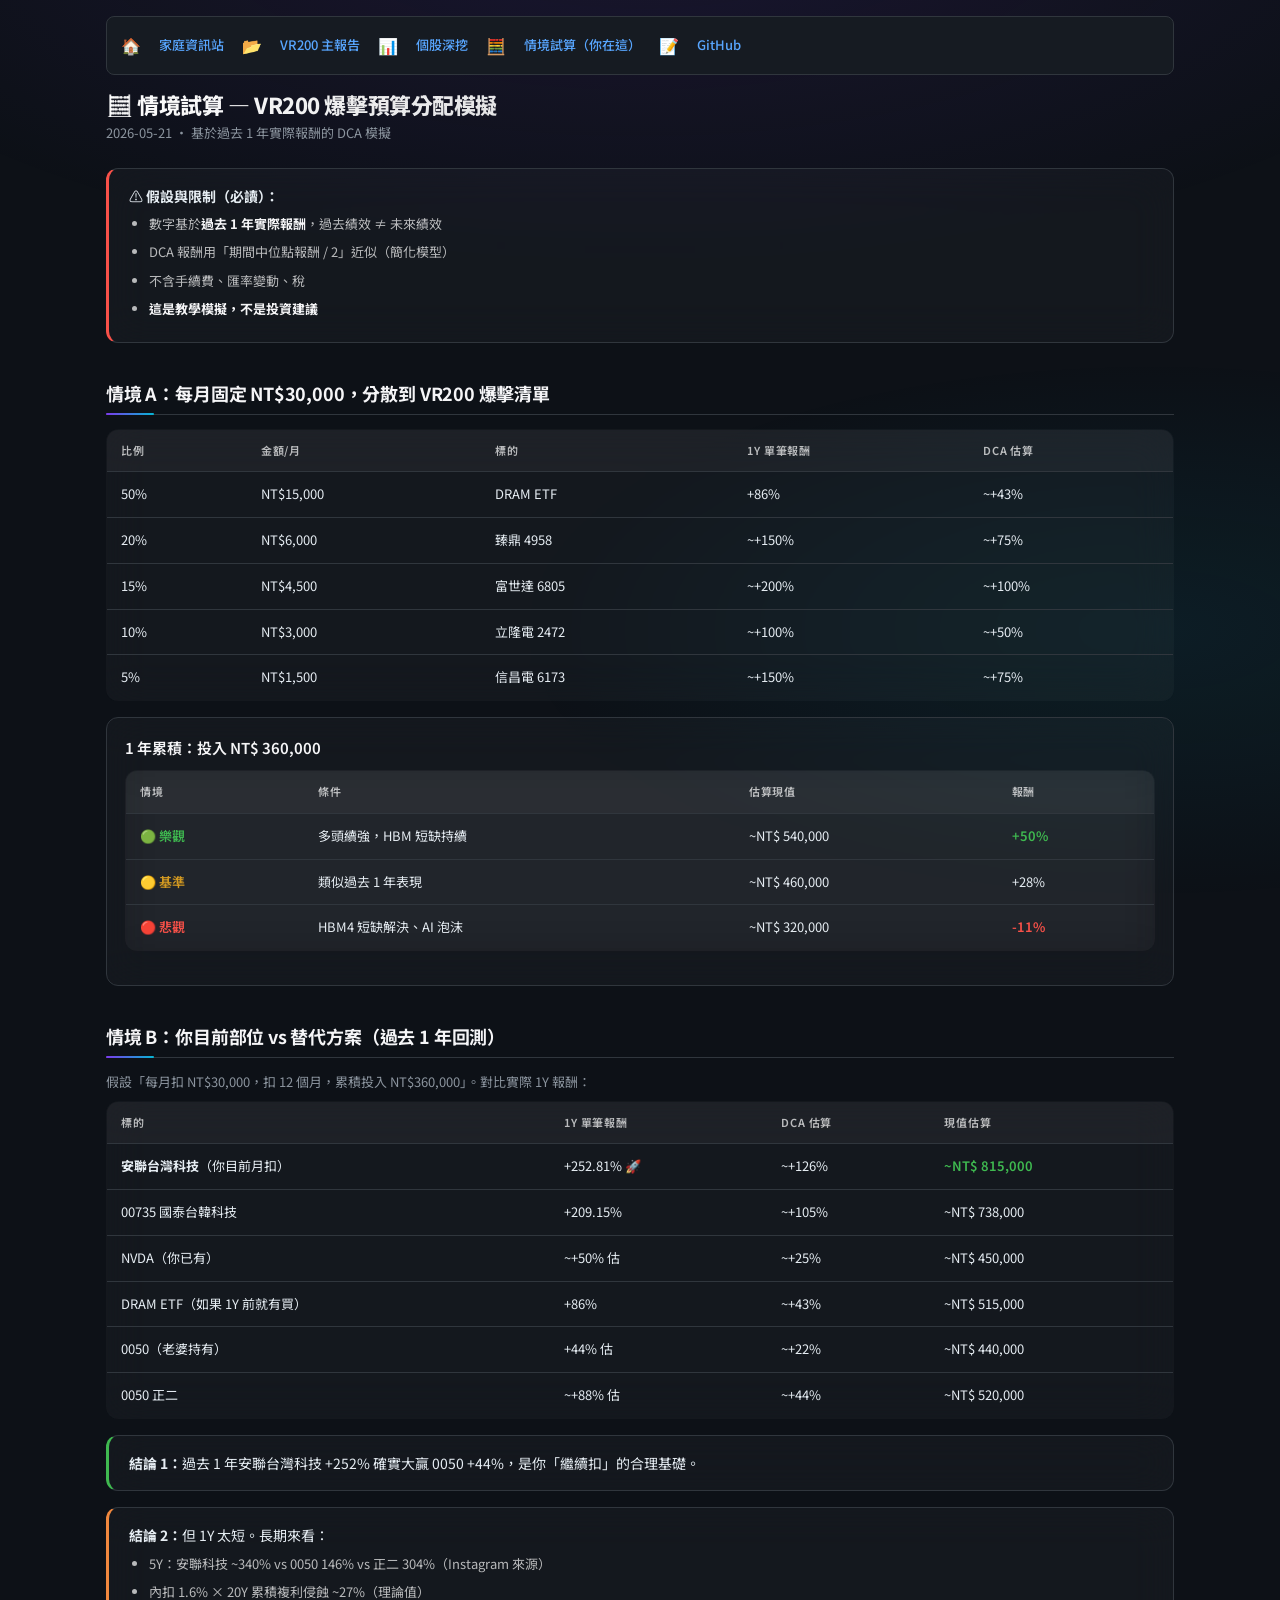
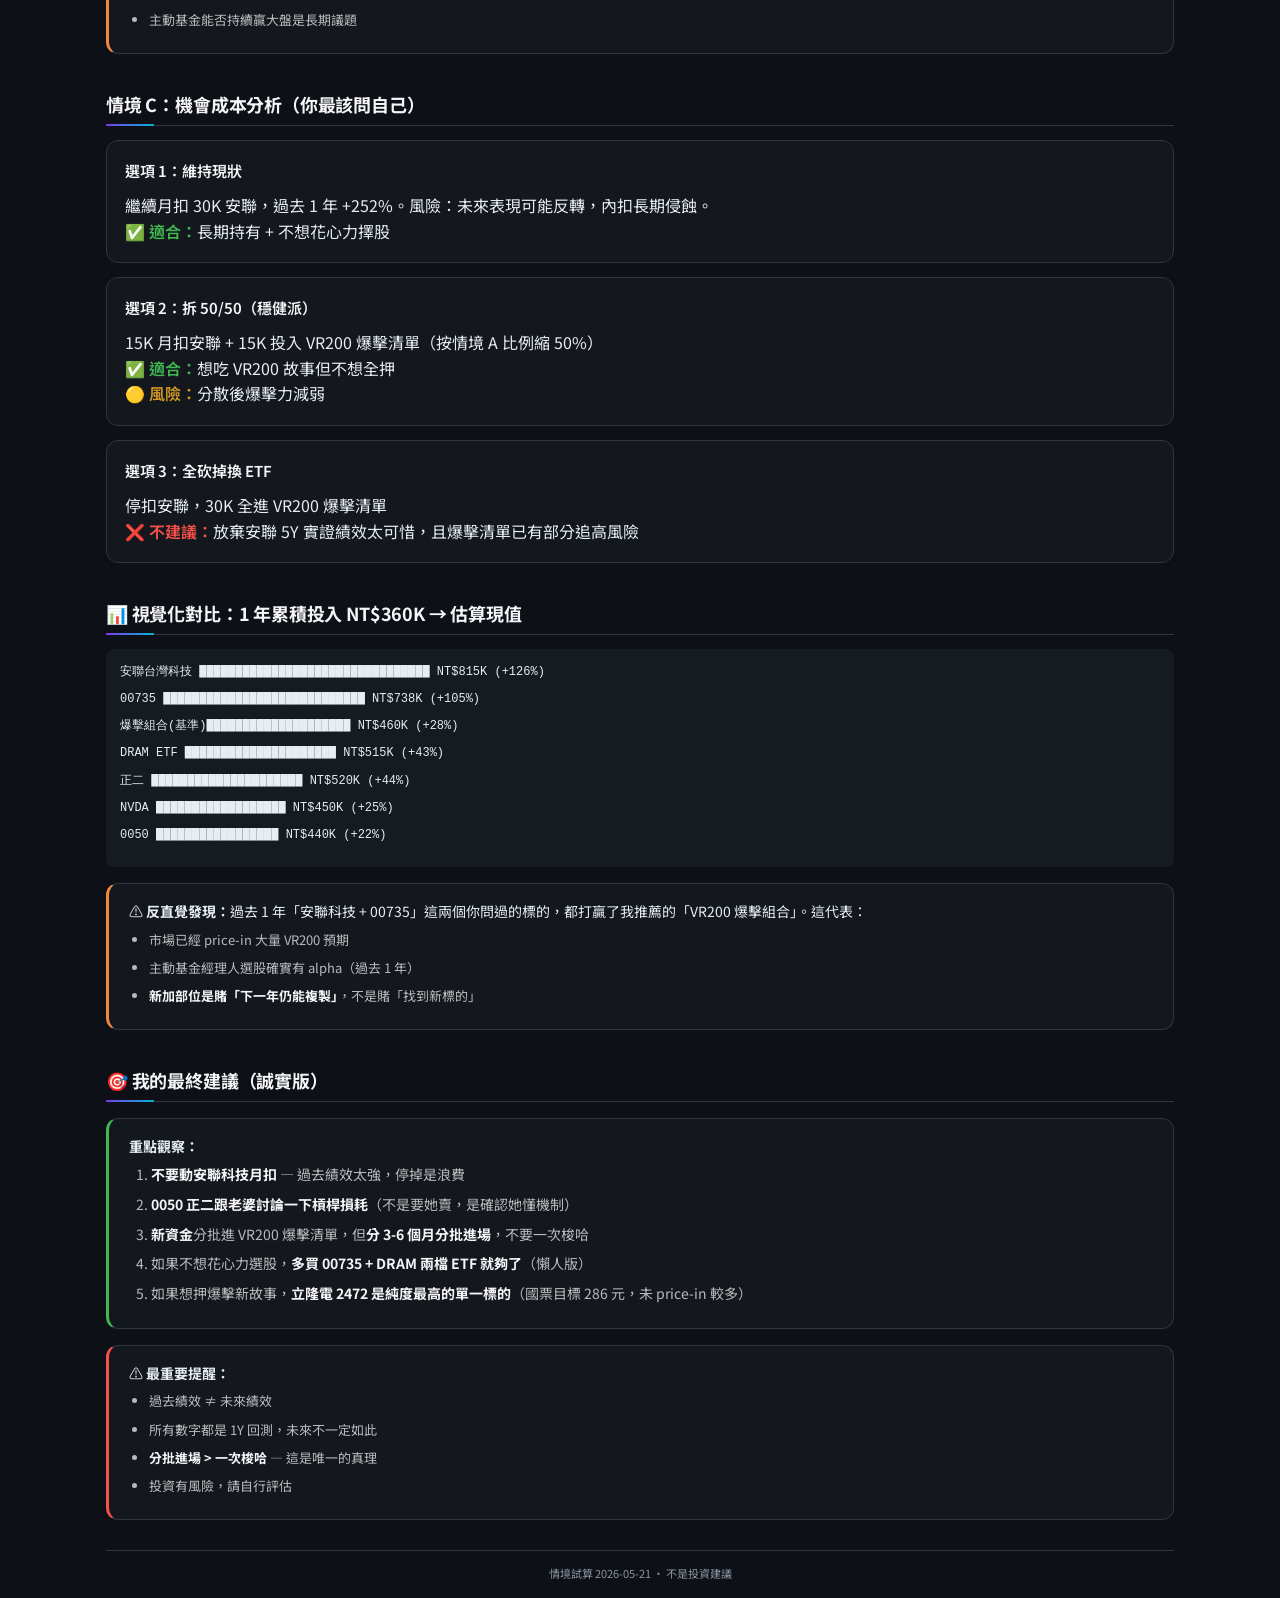
<file: vr200/backtest.html>
<!DOCTYPE html>
<html lang="zh-TW">
<head>
<link rel="stylesheet" href="style.css">
<meta charset="UTF-8">
<meta name="viewport" content="width=device-width, initial-scale=1.0">
<title>情境試算 — VR200 爆擊組合 vs 現有部位</title>
<style>
:root { --bg:#0d1117; --panel:#161b22; --border:#30363d; --text:#e6edf3; --muted:#8b949e; --accent:#58a6ff; --green:#3fb950; --yellow:#d29922; --orange:#f0883e; --red:#f85149; }
* { box-sizing:border-box; margin:0; padding:0; }
body { font-family:-apple-system,"Helvetica Neue","PingFang TC","Noto Sans TC",sans-serif; background:var(--bg); color:var(--text); line-height:1.6; padding:16px; max-width:1100px; margin:auto; }
h1 { font-size:22px; margin-bottom:6px; }
h2 { font-size:18px; margin:24px 0 8px; padding-bottom:6px; border-bottom:2px solid var(--accent); }
h3 { font-size:15px; margin:16px 0 6px; color:var(--accent); }
.sub { color:var(--muted); font-size:13px; margin-bottom:16px; }
.nav { background:var(--panel); border:1px solid var(--border); border-radius:8px; padding:10px 14px; margin-bottom:16px; }
.nav a { color:var(--accent); text-decoration:none; margin-right:14px; font-size:13px; }
table { width:100%; border-collapse:collapse; margin:8px 0 16px; font-size:13px; background:var(--panel); border-radius:8px; overflow:hidden; }
th,td { padding:8px 10px; text-align:left; border-bottom:1px solid var(--border); vertical-align:top; }
th { background:#1f2937; color:var(--accent); font-weight:600; font-size:12px; }
.callout { background:var(--panel); border-left:3px solid var(--accent); padding:10px 14px; margin:10px 0; font-size:13px; border-radius:4px; }
.callout.warn { border-left-color:var(--orange); }
.callout.danger { border-left-color:var(--red); }
.callout.success { border-left-color:var(--green); }
.bad { color:var(--red); } .good { color:var(--green); } .yellow { color:var(--yellow); }
a { color:var(--accent); text-decoration:none; }
ul { margin-left:20px; font-size:13px; }
.scenario { background:var(--panel); border:1px solid var(--border); border-radius:8px; padding:14px; margin:12px 0; }
.scenario h3 { margin-top:0; }
@media (max-width:600px) { body{padding:10px;font-size:14px;} table{font-size:11px;} th,td{padding:5px 6px;} }
</style>
</head>
<body>

<div class="nav">
  🏠 <a href="../">家庭資訊站</a>
  📂 <a href="index.html">VR200 主報告</a>
  📊 <a href="stocks.html">個股深挖</a>
  🧮 <a href="backtest.html">情境試算（你在這）</a>
  📝 <a href="../">GitHub</a>
</div>

<h1>🧮 情境試算 — VR200 爆擊預算分配模擬</h1>
<div class="sub">2026-05-21 · 基於過去 1 年實際報酬的 DCA 模擬</div>

<div class="callout danger">
⚠️ <strong>假設與限制（必讀）：</strong>
<ul>
<li>數字基於<strong>過去 1 年實際報酬</strong>，過去績效 ≠ 未來績效</li>
<li>DCA 報酬用「期間中位點報酬 / 2」近似（簡化模型）</li>
<li>不含手續費、匯率變動、稅</li>
<li><strong>這是教學模擬，不是投資建議</strong></li>
</ul>
</div>

<h2>情境 A：每月固定 NT$30,000，分散到 VR200 爆擊清單</h2>

<table>
<tr><th>比例</th><th>金額/月</th><th>標的</th><th>1Y 單筆報酬</th><th>DCA 估算</th></tr>
<tr><td>50%</td><td>NT$15,000</td><td>DRAM ETF</td><td>+86%</td><td>~+43%</td></tr>
<tr><td>20%</td><td>NT$6,000</td><td>臻鼎 4958</td><td>~+150%</td><td>~+75%</td></tr>
<tr><td>15%</td><td>NT$4,500</td><td>富世達 6805</td><td>~+200%</td><td>~+100%</td></tr>
<tr><td>10%</td><td>NT$3,000</td><td>立隆電 2472</td><td>~+100%</td><td>~+50%</td></tr>
<tr><td>5%</td><td>NT$1,500</td><td>信昌電 6173</td><td>~+150%</td><td>~+75%</td></tr>
</table>

<div class="scenario">
<h3>1 年累積：投入 NT$ 360,000</h3>
<table>
<tr><th>情境</th><th>條件</th><th>估算現值</th><th>報酬</th></tr>
<tr><td class="good">🟢 樂觀</td><td>多頭續強，HBM 短缺持續</td><td>~NT$ 540,000</td><td class="good">+50%</td></tr>
<tr><td class="yellow">🟡 基準</td><td>類似過去 1 年表現</td><td>~NT$ 460,000</td><td>+28%</td></tr>
<tr><td class="bad">🔴 悲觀</td><td>HBM4 短缺解決、AI 泡沫</td><td>~NT$ 320,000</td><td class="bad">-11%</td></tr>
</table>
</div>

<h2>情境 B：你目前部位 vs 替代方案（過去 1 年回測）</h2>

<p style="font-size:13px;color:var(--muted);">假設「每月扣 NT$30,000，扣 12 個月，累積投入 NT$360,000」。對比實際 1Y 報酬：</p>

<table>
<tr><th>標的</th><th>1Y 單筆報酬</th><th>DCA 估算</th><th>現值估算</th></tr>
<tr><td><strong>安聯台灣科技</strong>（你目前月扣）</td><td>+252.81% 🚀</td><td>~+126%</td><td><strong class="good">~NT$ 815,000</strong></td></tr>
<tr><td>00735 國泰台韓科技</td><td>+209.15%</td><td>~+105%</td><td>~NT$ 738,000</td></tr>
<tr><td>NVDA（你已有）</td><td>~+50% 估</td><td>~+25%</td><td>~NT$ 450,000</td></tr>
<tr><td>DRAM ETF（如果 1Y 前就有買）</td><td>+86%</td><td>~+43%</td><td>~NT$ 515,000</td></tr>
<tr><td>0050（老婆持有）</td><td>+44% 估</td><td>~+22%</td><td>~NT$ 440,000</td></tr>
<tr><td>0050 正二</td><td>~+88% 估</td><td>~+44%</td><td>~NT$ 520,000</td></tr>
</table>

<div class="callout success">
<strong>結論 1：</strong>過去 1 年安聯台灣科技 +252% 確實大贏 0050 +44%，是你「繼續扣」的合理基礎。
</div>

<div class="callout warn">
<strong>結論 2：</strong>但 1Y 太短。長期來看：
<ul>
<li>5Y：安聯科技 ~340% vs 0050 146% vs 正二 304%（Instagram 來源）</li>
<li>內扣 1.6% × 20Y 累積複利侵蝕 ~27%（理論值）</li>
<li>主動基金能否持續贏大盤是長期議題</li>
</ul>
</div>

<h2>情境 C：機會成本分析（你最該問自己）</h2>

<div class="scenario">
<h3>選項 1：維持現狀</h3>
<p>繼續月扣 30K 安聯，過去 1 年 +252%。風險：未來表現可能反轉，內扣長期侵蝕。</p>
<p><span class="good">✅ 適合：</span>長期持有 + 不想花心力擇股</p>
</div>

<div class="scenario">
<h3>選項 2：拆 50/50（穩健派）</h3>
<p>15K 月扣安聯 + 15K 投入 VR200 爆擊清單（按情境 A 比例縮 50%）</p>
<p><span class="good">✅ 適合：</span>想吃 VR200 故事但不想全押</p>
<p><span class="yellow">🟡 風險：</span>分散後爆擊力減弱</p>
</div>

<div class="scenario">
<h3>選項 3：全砍掉換 ETF</h3>
<p>停扣安聯，30K 全進 VR200 爆擊清單</p>
<p><span class="bad">❌ 不建議：</span>放棄安聯 5Y 實證績效太可惜，且爆擊清單已有部分追高風險</p>
</div>

<h2>📊 視覺化對比：1 年累積投入 NT$360K → 估算現值</h2>

<div style="background:var(--panel);padding:14px;border-radius:8px;font-size:12px;font-family:monospace;">
<div style="margin-bottom:8px;">安聯台灣科技 ████████████████████████████████ NT$815K (+126%)</div>
<div style="margin-bottom:8px;">00735         ████████████████████████████ NT$738K (+105%)</div>
<div style="margin-bottom:8px;">爆擊組合(基準)████████████████████ NT$460K (+28%)</div>
<div style="margin-bottom:8px;">DRAM ETF      █████████████████████ NT$515K (+43%)</div>
<div style="margin-bottom:8px;">正二          █████████████████████ NT$520K (+44%)</div>
<div style="margin-bottom:8px;">NVDA          ██████████████████ NT$450K (+25%)</div>
<div style="margin-bottom:8px;">0050          █████████████████ NT$440K (+22%)</div>
</div>

<div class="callout warn">
⚠️ <strong>反直覺發現：</strong>過去 1 年「安聯科技 + 00735」這兩個你問過的標的，都打贏了我推薦的「VR200 爆擊組合」。這代表：
<ul>
<li>市場已經 price-in 大量 VR200 預期</li>
<li>主動基金經理人選股確實有 alpha（過去 1 年）</li>
<li><strong>新加部位是賭「下一年仍能複製」</strong>，不是賭「找到新標的」</li>
</ul>
</div>

<h2>🎯 我的最終建議（誠實版）</h2>

<div class="callout success">
<strong>重點觀察：</strong>
<ol>
<li><strong>不要動安聯科技月扣</strong> — 過去績效太強，停掉是浪費</li>
<li><strong>0050 正二跟老婆討論一下槓桿損耗</strong>（不是要她賣，是確認她懂機制）</li>
<li><strong>新資金</strong>分批進 VR200 爆擊清單，但<strong>分 3-6 個月分批進場</strong>，不要一次梭哈</li>
<li>如果不想花心力選股，<strong>多買 00735 + DRAM 兩檔 ETF 就夠了</strong>（懶人版）</li>
<li>如果想押爆擊新故事，<strong>立隆電 2472 是純度最高的單一標的</strong>（國票目標 286 元，未 price-in 較多）</li>
</ol>
</div>

<div class="callout danger">
⚠️ <strong>最重要提醒：</strong>
<ul>
<li>過去績效 ≠ 未來績效</li>
<li>所有數字都是 1Y 回測，未來不一定如此</li>
<li><strong>分批進場 &gt; 一次梭哈</strong> — 這是唯一的真理</li>
<li>投資有風險，請自行評估</li>
</ul>
</div>

<div style="margin-top:30px;padding-top:14px;border-top:1px solid var(--border);font-size:11px;color:var(--muted);text-align:center;">
情境試算 2026-05-21 · 不是投資建議
</div>

</body>
</html>
</file>
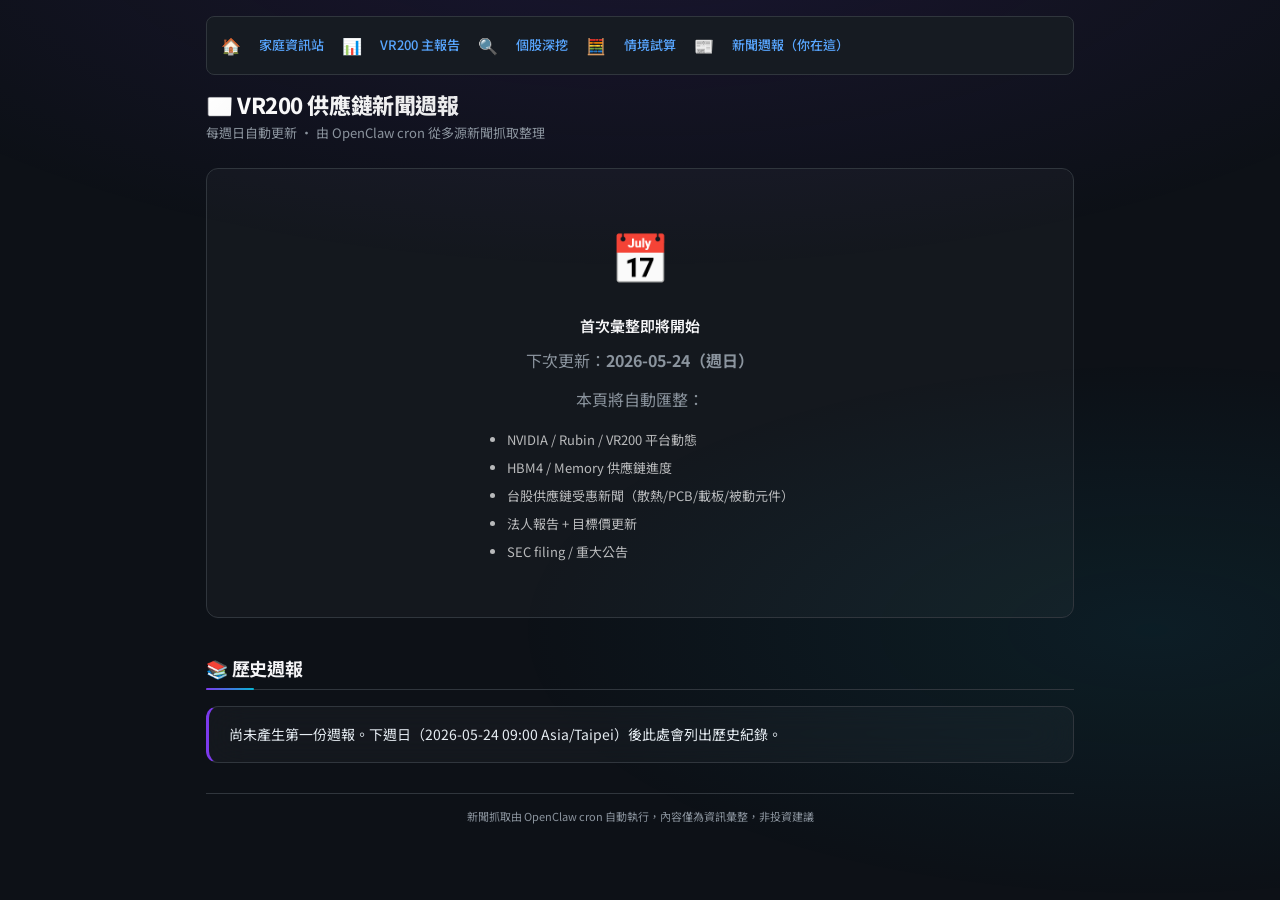
<file: vr200/news.html>
<!DOCTYPE html>
<html lang="zh-TW">
<head>
<link rel="stylesheet" href="style.css">
<meta charset="UTF-8">
<meta name="viewport" content="width=device-width, initial-scale=1.0">
<title>VR200 供應鏈新聞週報</title>
<style>
:root { --bg:#0d1117; --panel:#161b22; --border:#30363d; --text:#e6edf3; --muted:#8b949e; --accent:#58a6ff; }
* { box-sizing:border-box; margin:0; padding:0; }
body { font-family:-apple-system,"PingFang TC","Noto Sans TC",sans-serif; background:var(--bg); color:var(--text); line-height:1.6; padding:16px; max-width:900px; margin:auto; }
h1 { font-size:22px; margin-bottom:6px; }
h2 { font-size:18px; margin:24px 0 10px; padding-bottom:6px; border-bottom:2px solid var(--accent); }
h3 { font-size:15px; margin:14px 0 6px; color:var(--accent); }
.sub { color:var(--muted); font-size:13px; margin-bottom:16px; }
.nav { background:var(--panel); border:1px solid var(--border); border-radius:8px; padding:10px 14px; margin-bottom:16px; }
.nav a { color:var(--accent); text-decoration:none; margin-right:14px; font-size:13px; }
.callout { background:var(--panel); border-left:3px solid var(--accent); padding:12px 16px; margin:12px 0; font-size:13px; border-radius:4px; }
.empty { text-align:center; padding:60px 20px; color:var(--muted); }
.empty .icon { font-size:48px; margin-bottom:14px; }
ul { margin-left:20px; font-size:13px; }
a { color:var(--accent); }
</style>
</head>
<body>

<div class="nav">
  🏠 <a href="../">家庭資訊站</a>
  📊 <a href="index.html">VR200 主報告</a>
  🔍 <a href="stocks.html">個股深挖</a>
  🧮 <a href="backtest.html">情境試算</a>
  📰 <a href="news.html">新聞週報（你在這）</a>
</div>

<h1>📰 VR200 供應鏈新聞週報</h1>
<div class="sub">每週日自動更新 · 由 OpenClaw cron 從多源新聞抓取整理</div>

<div class="empty">
<div class="icon">📅</div>
<h3>首次彙整即將開始</h3>
<p>下次更新：<strong>2026-05-24（週日）</strong></p>
<p style="margin-top:14px;">本頁將自動匯整：</p>
<ul style="display:inline-block;text-align:left;margin-top:10px;">
<li>NVIDIA / Rubin / VR200 平台動態</li>
<li>HBM4 / Memory 供應鏈進度</li>
<li>台股供應鏈受惠新聞（散熱/PCB/載板/被動元件）</li>
<li>法人報告 + 目標價更新</li>
<li>SEC filing / 重大公告</li>
</ul>
</div>

<h2>📚 歷史週報</h2>
<div class="callout">尚未產生第一份週報。下週日（2026-05-24 09:00 Asia/Taipei）後此處會列出歷史紀錄。</div>

<div style="margin-top:30px;padding-top:14px;border-top:1px solid var(--border);font-size:11px;color:var(--muted);text-align:center;">
新聞抓取由 OpenClaw cron 自動執行，內容僅為資訊彙整，非投資建議
</div>

</body>
</html>
</file>
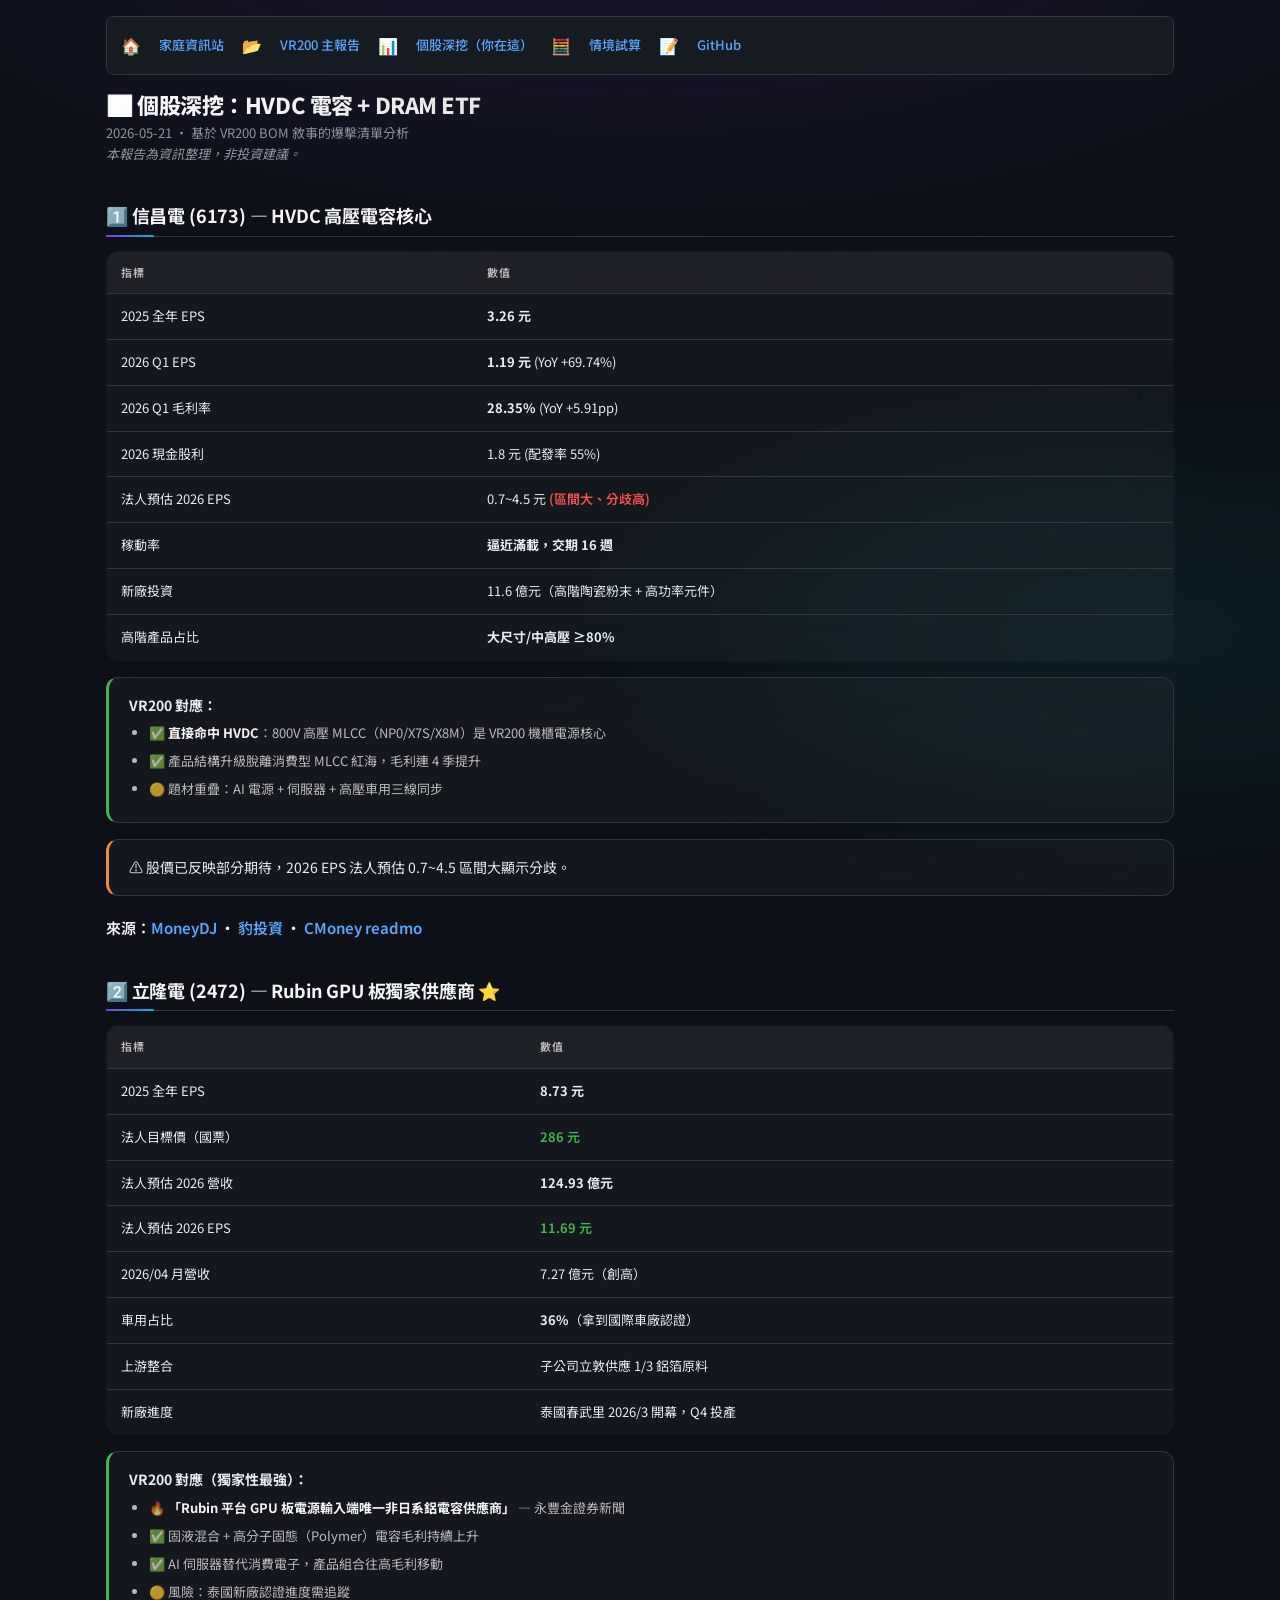
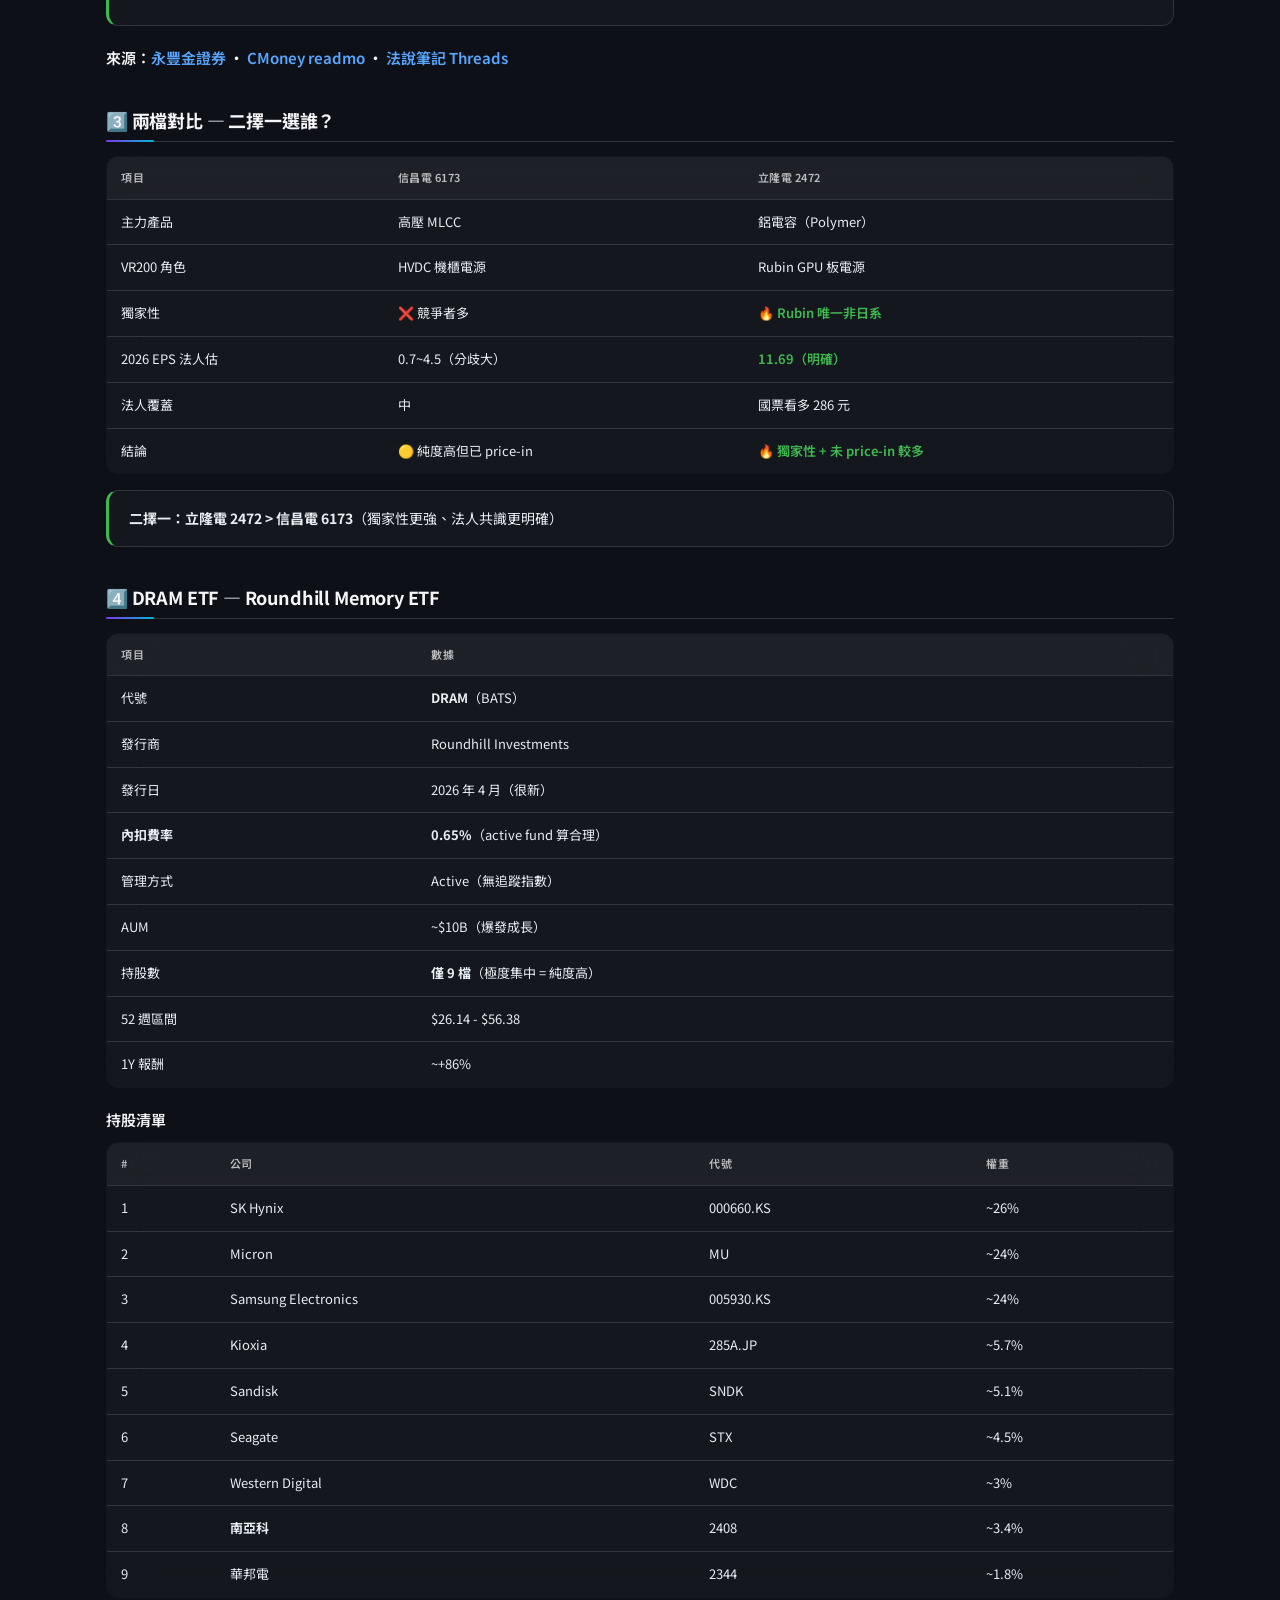
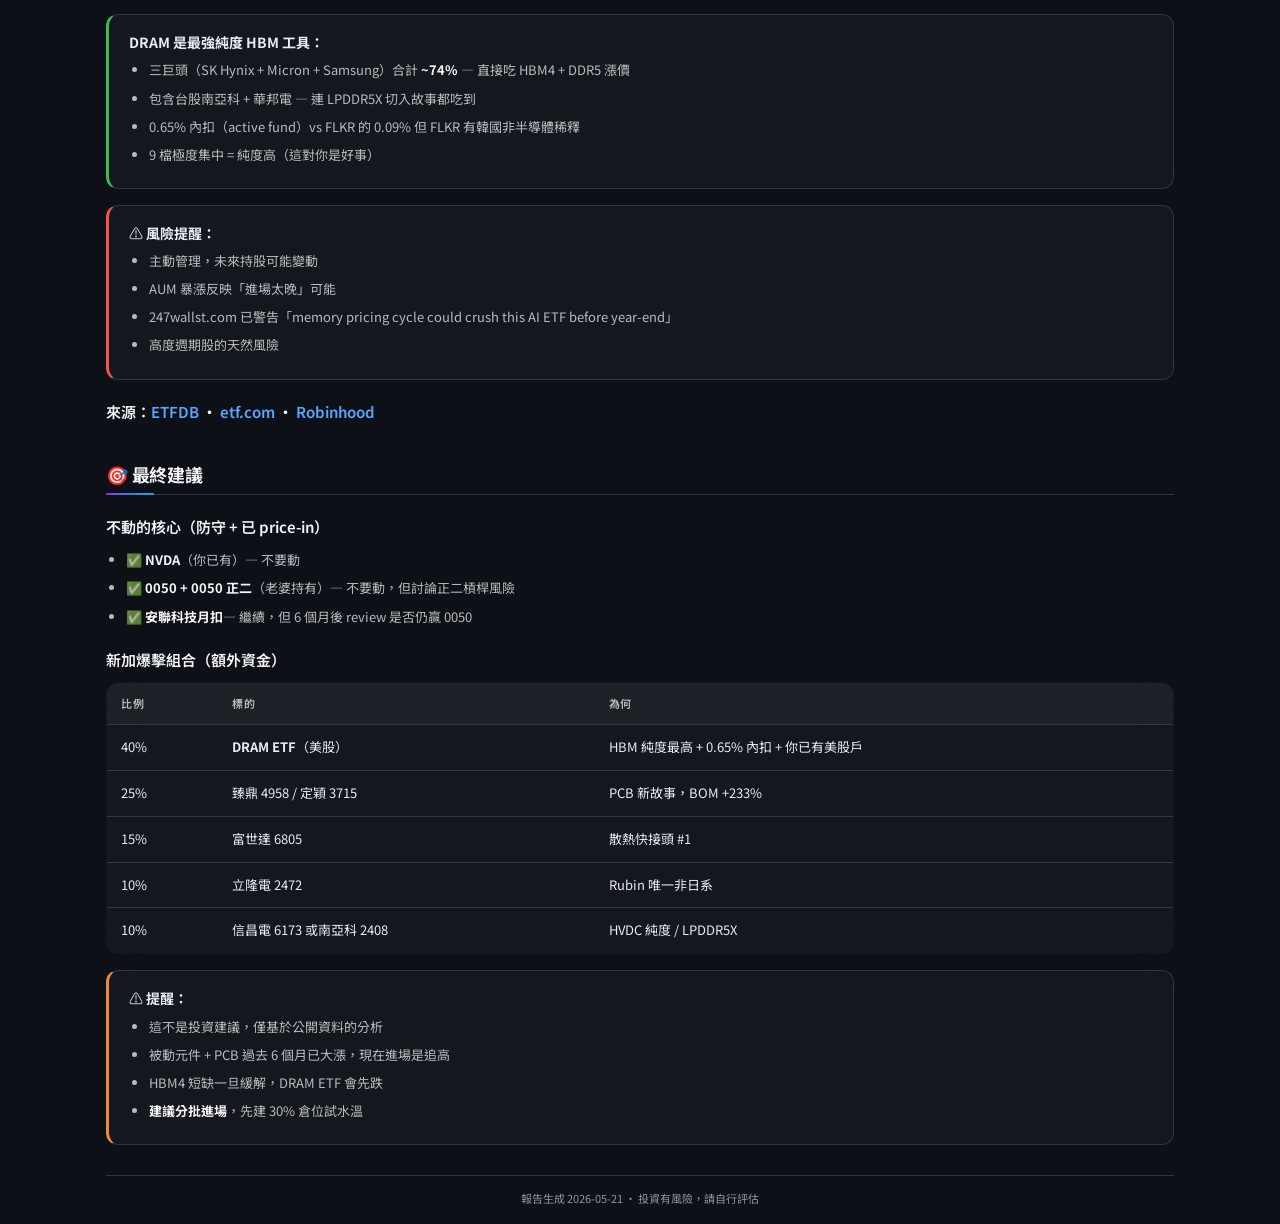
<file: vr200/stocks.html>
<!DOCTYPE html>
<html lang="zh-TW">
<head>
<link rel="stylesheet" href="style.css">
<meta charset="UTF-8">
<meta name="viewport" content="width=device-width, initial-scale=1.0">
<title>個股深挖：信昌電 6173 + 立隆電 2472 + DRAM ETF</title>
<style>
:root { --bg:#0d1117; --panel:#161b22; --border:#30363d; --text:#e6edf3; --muted:#8b949e; --accent:#58a6ff; --green:#3fb950; --yellow:#d29922; --orange:#f0883e; --red:#f85149; }
* { box-sizing:border-box; margin:0; padding:0; }
body { font-family:-apple-system,"Helvetica Neue","PingFang TC","Noto Sans TC",sans-serif; background:var(--bg); color:var(--text); line-height:1.6; padding:16px; max-width:1100px; margin:auto; }
h1 { font-size:22px; margin-bottom:6px; }
h2 { font-size:18px; margin:24px 0 8px; padding-bottom:6px; border-bottom:2px solid var(--accent); }
h3 { font-size:15px; margin:16px 0 6px; color:var(--accent); }
.sub { color:var(--muted); font-size:13px; margin-bottom:16px; }
.nav { background:var(--panel); border:1px solid var(--border); border-radius:8px; padding:10px 14px; margin-bottom:16px; }
.nav a { color:var(--accent); text-decoration:none; margin-right:14px; font-size:13px; }
.nav a:hover { text-decoration:underline; }
table { width:100%; border-collapse:collapse; margin:8px 0 16px; font-size:13px; background:var(--panel); border-radius:8px; overflow:hidden; }
th,td { padding:8px 10px; text-align:left; border-bottom:1px solid var(--border); vertical-align:top; }
th { background:#1f2937; color:var(--accent); font-weight:600; font-size:12px; text-transform:uppercase; letter-spacing:0.5px; }
tr:last-child td { border-bottom:none; }
tr:hover { background:rgba(88,166,255,0.05); }
.callout { background:var(--panel); border-left:3px solid var(--accent); padding:10px 14px; margin:10px 0; font-size:13px; border-radius:4px; }
.callout.warn { border-left-color:var(--orange); }
.callout.danger { border-left-color:var(--red); }
.callout.success { border-left-color:var(--green); }
.tag { display:inline-block; padding:1px 6px; border-radius:3px; font-size:11px; font-weight:600; background:#2d4a22; color:#aef; }
.bad { color:var(--red); } .good { color:var(--green); } .star { color:gold; }
a { color:var(--accent); text-decoration:none; }
a:hover { text-decoration:underline; }
ul { margin-left:20px; font-size:13px; }
@media (max-width:600px) { body{padding:10px;font-size:14px;} table{font-size:11px;} th,td{padding:5px 6px;} }
</style>
</head>
<body>

<div class="nav">
  🏠 <a href="../">家庭資訊站</a>
  📂 <a href="index.html">VR200 主報告</a>
  📊 <a href="stocks.html">個股深挖（你在這）</a>
  🧮 <a href="backtest.html">情境試算</a>
  📝 <a href="../">GitHub</a>
</div>

<h1>📊 個股深挖：HVDC 電容 + DRAM ETF</h1>
<div class="sub">2026-05-21 · 基於 VR200 BOM 敘事的爆擊清單分析<br><em>本報告為資訊整理，非投資建議。</em></div>

<h2>1️⃣ 信昌電 (6173) — HVDC 高壓電容核心</h2>
<table>
<tr><th>指標</th><th>數值</th></tr>
<tr><td>2025 全年 EPS</td><td><strong>3.26 元</strong></td></tr>
<tr><td>2026 Q1 EPS</td><td><strong>1.19 元</strong> (YoY +69.74%)</td></tr>
<tr><td>2026 Q1 毛利率</td><td><strong>28.35%</strong> (YoY +5.91pp)</td></tr>
<tr><td>2026 現金股利</td><td>1.8 元 (配發率 55%)</td></tr>
<tr><td>法人預估 2026 EPS</td><td>0.7~4.5 元 <span class="bad">(區間大、分歧高)</span></td></tr>
<tr><td>稼動率</td><td><strong>逼近滿載，交期 16 週</strong></td></tr>
<tr><td>新廠投資</td><td>11.6 億元（高階陶瓷粉末 + 高功率元件）</td></tr>
<tr><td>高階產品占比</td><td><strong>大尺寸/中高壓 ≥80%</strong></td></tr>
</table>

<div class="callout success">
<strong>VR200 對應：</strong>
<ul>
<li>✅ <strong>直接命中 HVDC</strong>：800V 高壓 MLCC（NP0/X7S/X8M）是 VR200 機櫃電源核心</li>
<li>✅ 產品結構升級脫離消費型 MLCC 紅海，毛利連 4 季提升</li>
<li>🟡 題材重疊：AI 電源 + 伺服器 + 高壓車用三線同步</li>
</ul>
</div>

<div class="callout warn">⚠️ 股價已反映部分期待，2026 EPS 法人預估 0.7~4.5 區間大顯示分歧。</div>

<h3>來源：<a href="https://www.moneydj.com/kmdj/news/newsviewer.aspx?a=1f54ee30-5ade-43d6-9e1b-a23b6bf140d7" target="_blank">MoneyDJ</a> · <a href="https://www.facebook.com/AboveTW/posts/1374862501353557" target="_blank">豹投資</a> · <a href="https://readmo.cmoney.tw/article/921c51c5-af23-4dc4-9012-b19a398d623b" target="_blank">CMoney readmo</a></h3>

<h2>2️⃣ 立隆電 (2472) — Rubin GPU 板獨家供應商 ⭐</h2>
<table>
<tr><th>指標</th><th>數值</th></tr>
<tr><td>2025 全年 EPS</td><td><strong>8.73 元</strong></td></tr>
<tr><td>法人目標價（國票）</td><td><strong class="good">286 元</strong></td></tr>
<tr><td>法人預估 2026 營收</td><td><strong>124.93 億元</strong></td></tr>
<tr><td>法人預估 2026 EPS</td><td><strong class="good">11.69 元</strong></td></tr>
<tr><td>2026/04 月營收</td><td>7.27 億元（創高）</td></tr>
<tr><td>車用占比</td><td><strong>36%</strong>（拿到國際車廠認證）</td></tr>
<tr><td>上游整合</td><td>子公司立敦供應 1/3 鋁箔原料</td></tr>
<tr><td>新廠進度</td><td>泰國春武里 2026/3 開幕，Q4 投產</td></tr>
</table>

<div class="callout success">
<strong>VR200 對應（獨家性最強）：</strong>
<ul>
<li>🔥 <strong>「Rubin 平台 GPU 板電源輸入端唯一非日系鋁電容供應商」</strong> — 永豐金證券新聞</li>
<li>✅ 固液混合 + 高分子固態（Polymer）電容毛利持續上升</li>
<li>✅ AI 伺服器替代消費電子，產品組合往高毛利移動</li>
<li>🟡 風險：泰國新廠認證進度需追蹤</li>
</ul>
</div>

<h3>來源：<a href="https://www.sinotrade.com.tw/richclub/news/69fcd324de5d6e5504e52435" target="_blank">永豐金證券</a> · <a href="https://readmo.cmoney.tw/article/86b6a836-2146-49b8-9ad9-baec53c6d4b5" target="_blank">CMoney readmo</a> · <a href="https://www.threads.com/@cm_newsflash/post/DWOeYyrFNP2/" target="_blank">法說筆記 Threads</a></h3>

<h2>3️⃣ 兩檔對比 — 二擇一選誰？</h2>
<table>
<tr><th>項目</th><th>信昌電 6173</th><th>立隆電 2472</th></tr>
<tr><td>主力產品</td><td>高壓 MLCC</td><td>鋁電容（Polymer）</td></tr>
<tr><td>VR200 角色</td><td>HVDC 機櫃電源</td><td>Rubin GPU 板電源</td></tr>
<tr><td>獨家性</td><td>❌ 競爭者多</td><td><strong class="good">🔥 Rubin 唯一非日系</strong></td></tr>
<tr><td>2026 EPS 法人估</td><td>0.7~4.5（分歧大）</td><td><strong class="good">11.69（明確）</strong></td></tr>
<tr><td>法人覆蓋</td><td>中</td><td>國票看多 286 元</td></tr>
<tr><td>結論</td><td>🟡 純度高但已 price-in</td><td><strong class="good">🔥 獨家性 + 未 price-in 較多</strong></td></tr>
</table>

<div class="callout success"><strong>二擇一：立隆電 2472 &gt; 信昌電 6173</strong>（獨家性更強、法人共識更明確）</div>

<h2>4️⃣ DRAM ETF — Roundhill Memory ETF</h2>
<table>
<tr><th>項目</th><th>數據</th></tr>
<tr><td>代號</td><td><strong>DRAM</strong>（BATS）</td></tr>
<tr><td>發行商</td><td>Roundhill Investments</td></tr>
<tr><td>發行日</td><td>2026 年 4 月（很新）</td></tr>
<tr><td><strong>內扣費率</strong></td><td><strong>0.65%</strong>（active fund 算合理）</td></tr>
<tr><td>管理方式</td><td>Active（無追蹤指數）</td></tr>
<tr><td>AUM</td><td>~$10B（爆發成長）</td></tr>
<tr><td>持股數</td><td><strong>僅 9 檔</strong>（極度集中 = 純度高）</td></tr>
<tr><td>52 週區間</td><td>$26.14 - $56.38</td></tr>
<tr><td>1Y 報酬</td><td>~+86%</td></tr>
</table>

<h3>持股清單</h3>
<table>
<tr><th>#</th><th>公司</th><th>代號</th><th>權重</th></tr>
<tr><td>1</td><td>SK Hynix</td><td>000660.KS</td><td>~26%</td></tr>
<tr><td>2</td><td>Micron</td><td>MU</td><td>~24%</td></tr>
<tr><td>3</td><td>Samsung Electronics</td><td>005930.KS</td><td>~24%</td></tr>
<tr><td>4</td><td>Kioxia</td><td>285A.JP</td><td>~5.7%</td></tr>
<tr><td>5</td><td>Sandisk</td><td>SNDK</td><td>~5.1%</td></tr>
<tr><td>6</td><td>Seagate</td><td>STX</td><td>~4.5%</td></tr>
<tr><td>7</td><td>Western Digital</td><td>WDC</td><td>~3%</td></tr>
<tr><td>8</td><td><strong>南亞科</strong></td><td>2408</td><td>~3.4%</td></tr>
<tr><td>9</td><td>華邦電</td><td>2344</td><td>~1.8%</td></tr>
</table>

<div class="callout success">
<strong>DRAM 是最強純度 HBM 工具：</strong>
<ul>
<li>三巨頭（SK Hynix + Micron + Samsung）合計 <strong>~74%</strong> — 直接吃 HBM4 + DDR5 漲價</li>
<li>包含台股南亞科 + 華邦電 — 連 LPDDR5X 切入故事都吃到</li>
<li>0.65% 內扣（active fund）vs FLKR 的 0.09% 但 FLKR 有韓國非半導體稀釋</li>
<li>9 檔極度集中 = 純度高（這對你是好事）</li>
</ul>
</div>

<div class="callout danger">
⚠️ <strong>風險提醒：</strong>
<ul>
<li>主動管理，未來持股可能變動</li>
<li>AUM 暴漲反映「進場太晚」可能</li>
<li>247wallst.com 已警告「memory pricing cycle could crush this AI ETF before year-end」</li>
<li>高度週期股的天然風險</li>
</ul>
</div>

<h3>來源：<a href="https://etfdb.com/etf/DRAM" target="_blank">ETFDB</a> · <a href="https://www.etf.com/sections/features/roundhill-launches-memory-etf-capture-ais-hottest-trade" target="_blank">etf.com</a> · <a href="https://robinhood.com/us/en/stocks/DRAM" target="_blank">Robinhood</a></h3>

<h2>🎯 最終建議</h2>

<h3>不動的核心（防守 + 已 price-in）</h3>
<ul>
<li>✅ <strong>NVDA</strong>（你已有）— 不要動</li>
<li>✅ <strong>0050 + 0050 正二</strong>（老婆持有）— 不要動，但討論正二槓桿風險</li>
<li>✅ <strong>安聯科技月扣</strong>— 繼續，但 6 個月後 review 是否仍贏 0050</li>
</ul>

<h3>新加爆擊組合（額外資金）</h3>
<table>
<tr><th>比例</th><th>標的</th><th>為何</th></tr>
<tr><td>40%</td><td><strong>DRAM ETF</strong>（美股）</td><td>HBM 純度最高 + 0.65% 內扣 + 你已有美股戶</td></tr>
<tr><td>25%</td><td>臻鼎 4958 / 定穎 3715</td><td>PCB 新故事，BOM +233%</td></tr>
<tr><td>15%</td><td>富世達 6805</td><td>散熱快接頭 #1</td></tr>
<tr><td>10%</td><td>立隆電 2472</td><td>Rubin 唯一非日系</td></tr>
<tr><td>10%</td><td>信昌電 6173 或南亞科 2408</td><td>HVDC 純度 / LPDDR5X</td></tr>
</table>

<div class="callout warn">
⚠️ <strong>提醒：</strong>
<ul>
<li>這不是投資建議，僅基於公開資料的分析</li>
<li>被動元件 + PCB 過去 6 個月已大漲，現在進場是追高</li>
<li>HBM4 短缺一旦緩解，DRAM ETF 會先跌</li>
<li><strong>建議分批進場</strong>，先建 30% 倉位試水溫</li>
</ul>
</div>

<div style="margin-top:30px;padding-top:14px;border-top:1px solid var(--border);font-size:11px;color:var(--muted);text-align:center;">
報告生成 2026-05-21 · 投資有風險，請自行評估
</div>

</body>
</html>
</file>
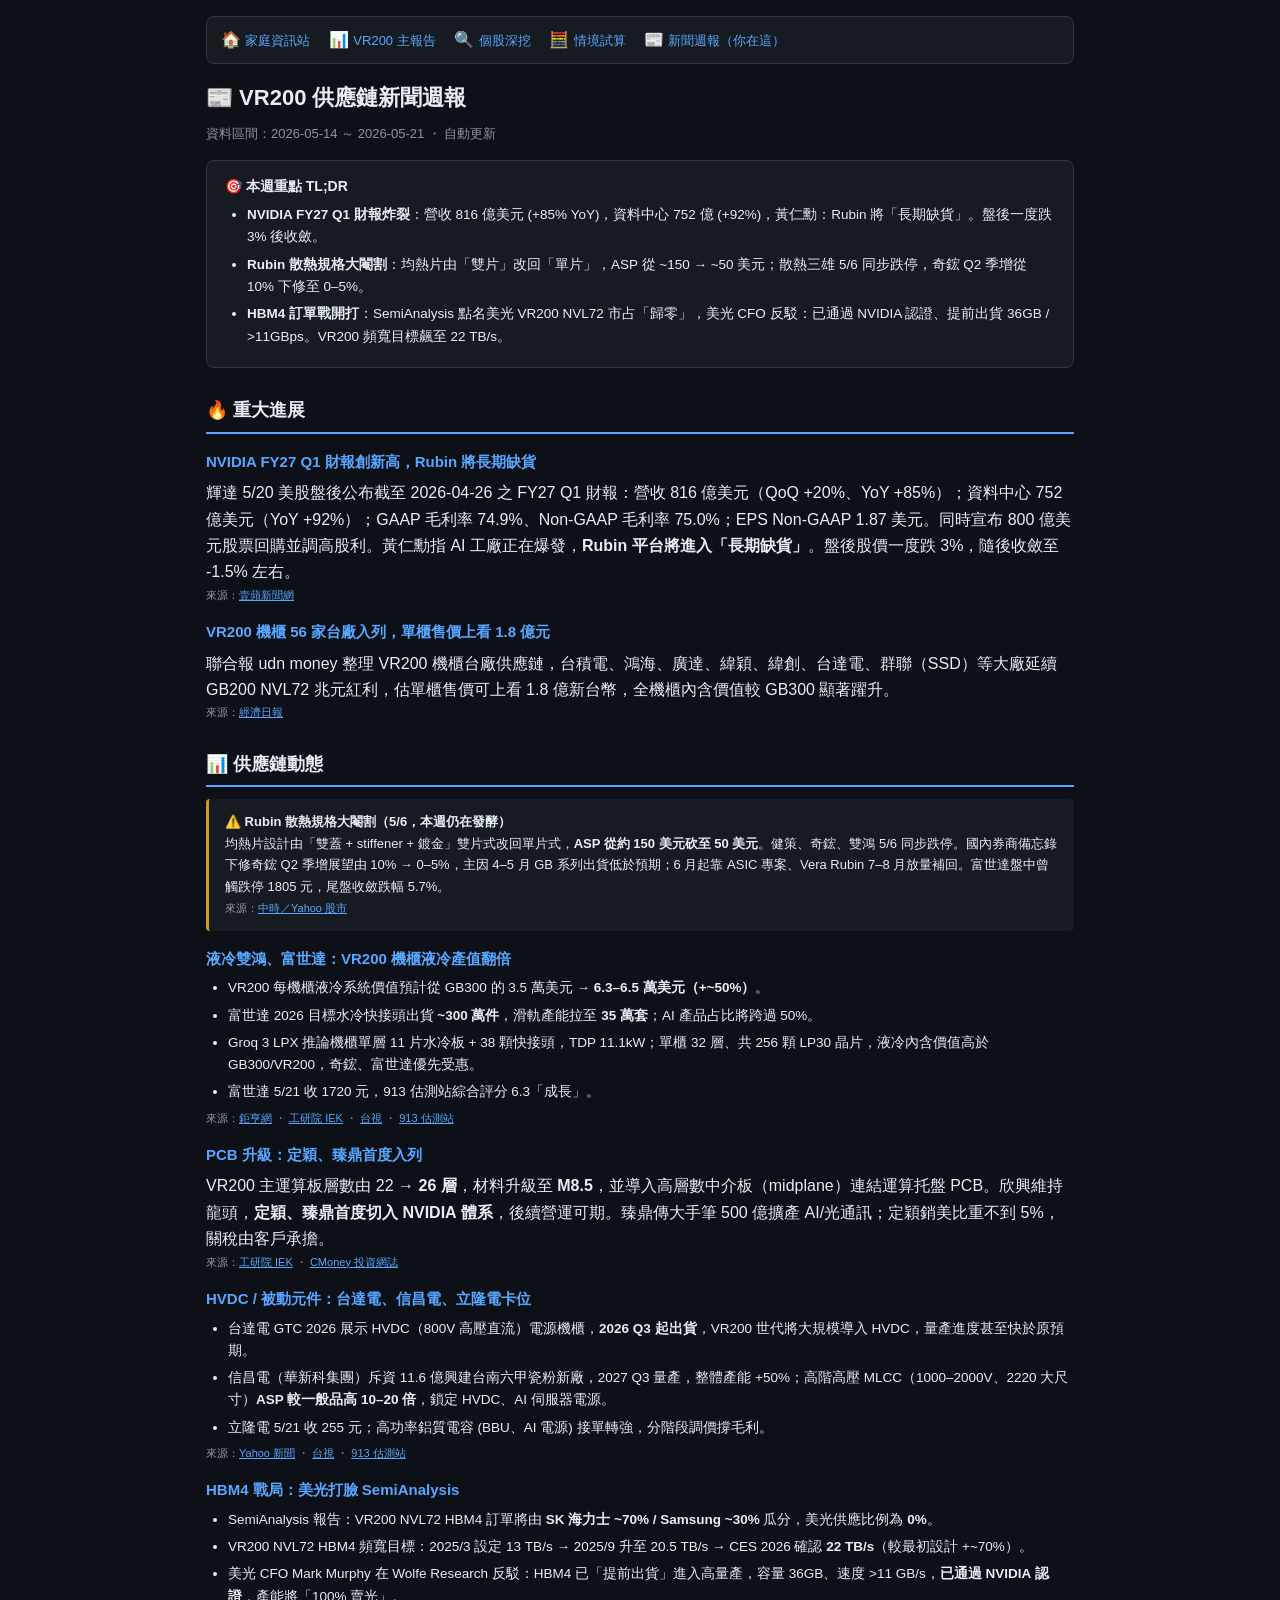
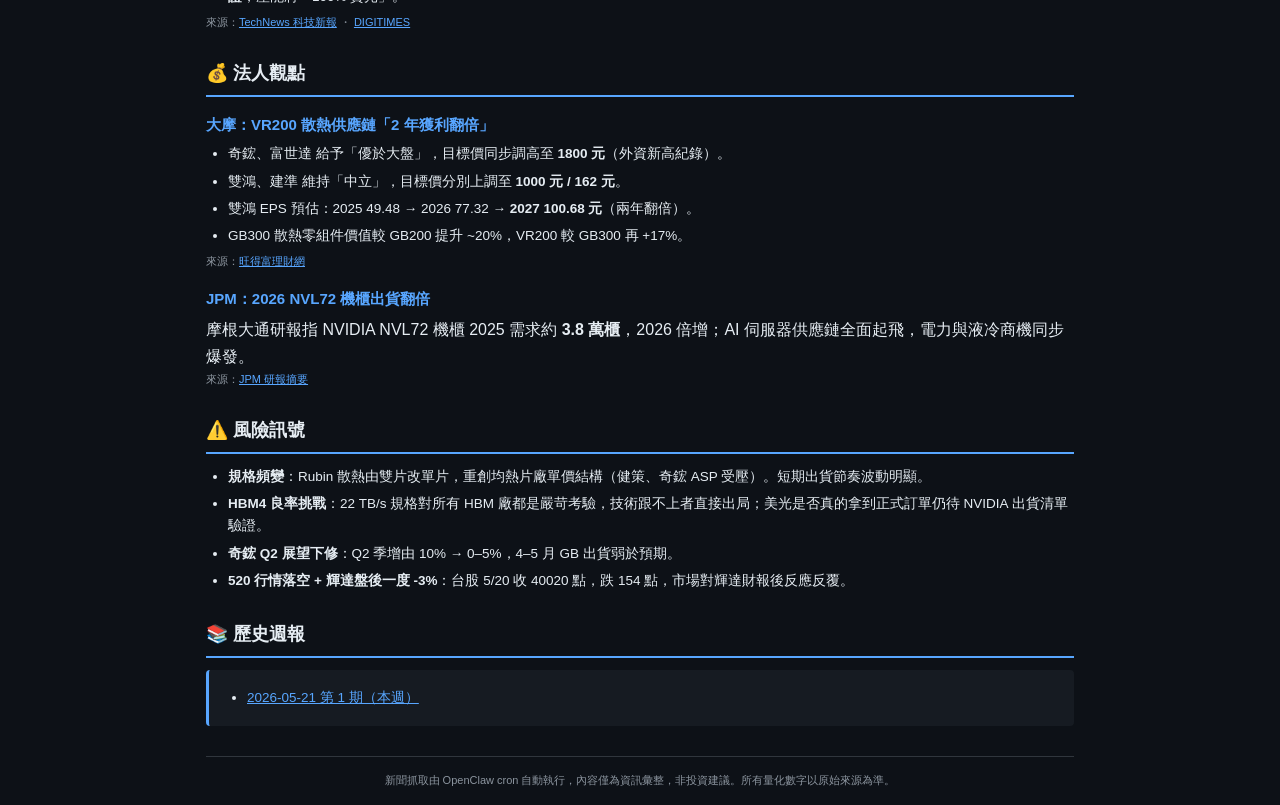
<file: vr200/archive/news-2026-05-21.html>
<!DOCTYPE html>
<html lang="zh-TW">
<head>
<meta charset="UTF-8">
<meta name="viewport" content="width=device-width, initial-scale=1.0">
<title>VR200 供應鏈新聞週報</title>
<style>
:root { --bg:#0d1117; --panel:#161b22; --border:#30363d; --text:#e6edf3; --muted:#8b949e; --accent:#58a6ff; --hot:#f85149; --warn:#d29922; --good:#3fb950; }
* { box-sizing:border-box; margin:0; padding:0; }
body { font-family:-apple-system,"PingFang TC","Noto Sans TC",sans-serif; background:var(--bg); color:var(--text); line-height:1.65; padding:16px; max-width:900px; margin:auto; }
h1 { font-size:22px; margin-bottom:6px; }
h2 { font-size:18px; margin:28px 0 12px; padding-bottom:6px; border-bottom:2px solid var(--accent); }
h3 { font-size:15px; margin:16px 0 6px; color:var(--accent); }
.sub { color:var(--muted); font-size:13px; margin-bottom:16px; }
.nav { background:var(--panel); border:1px solid var(--border); border-radius:8px; padding:10px 14px; margin-bottom:16px; }
.nav a { color:var(--accent); text-decoration:none; margin-right:14px; font-size:13px; }
.callout { background:var(--panel); border-left:3px solid var(--accent); padding:12px 16px; margin:12px 0; font-size:13px; border-radius:4px; }
.callout.hot { border-left-color:var(--hot); }
.callout.warn { border-left-color:var(--warn); }
.callout.good { border-left-color:var(--good); }
ul { margin-left:22px; font-size:13.5px; }
li { margin:5px 0; }
a { color:var(--accent); word-break:break-all; }
.tag { display:inline-block; padding:1px 8px; font-size:11px; border-radius:10px; background:#21262d; color:var(--muted); margin-right:6px; }
.tag.hot { background:#5d1a1a; color:#ffa198; }
.tag.warn { background:#553f00; color:#f0c469; }
.src { font-size:11px; color:var(--muted); }
.tldr { background:var(--panel); border:1px solid var(--border); border-radius:8px; padding:14px 18px; margin:14px 0 20px; }
.tldr h3 { color:var(--text); margin-top:0; font-size:14px; }
hr { border:none; border-top:1px solid var(--border); margin:14px 0; }
</style>
</head>
<body>

<div class="nav">
  🏠 <a href="../">家庭資訊站</a>
  📊 <a href="index.html">VR200 主報告</a>
  🔍 <a href="stocks.html">個股深挖</a>
  🧮 <a href="backtest.html">情境試算</a>
  📰 <a href="news.html">新聞週報（你在這）</a>
</div>

<h1>📰 VR200 供應鏈新聞週報</h1>
<div class="sub">資料區間：2026-05-14 ～ 2026-05-21 ・ 自動更新</div>

<div class="tldr">
<h3>🎯 本週重點 TL;DR</h3>
<ul>
<li><strong>NVIDIA FY27 Q1 財報炸裂</strong>：營收 816 億美元 (+85% YoY)，資料中心 752 億 (+92%)，黃仁勳：Rubin 將「長期缺貨」。盤後一度跌 3% 後收斂。</li>
<li><strong>Rubin 散熱規格大閹割</strong>：均熱片由「雙片」改回「單片」，ASP 從 ~150 → ~50 美元；散熱三雄 5/6 同步跌停，奇鋐 Q2 季增從 10% 下修至 0–5%。</li>
<li><strong>HBM4 訂單戰開打</strong>：SemiAnalysis 點名美光 VR200 NVL72 市占「歸零」，美光 CFO 反駁：已通過 NVIDIA 認證、提前出貨 36GB / >11GBps。VR200 頻寬目標飆至 22 TB/s。</li>
</ul>
</div>

<h2>🔥 重大進展</h2>

<h3>NVIDIA FY27 Q1 財報創新高，Rubin 將長期缺貨</h3>
<p>輝達 5/20 美股盤後公布截至 2026-04-26 之 FY27 Q1 財報：營收 816 億美元（QoQ +20%、YoY +85%）；資料中心 752 億美元（YoY +92%）；GAAP 毛利率 74.9%、Non-GAAP 毛利率 75.0%；EPS Non-GAAP 1.87 美元。同時宣布 800 億美元股票回購並調高股利。黃仁勳指 AI 工廠正在爆發，<strong>Rubin 平台將進入「長期缺貨」</strong>。盤後股價一度跌 3%，隨後收斂至 -1.5% 左右。</p>
<p class="src">來源：<a href="https://tw.news.yahoo.com/%E8%BC%9D%E9%81%94%E8%B2%A1%E5%A0%B1%E8%B6%85%E5%BC%B7-%E7%9B%A4%E5%BE%8C%E5%8D%BB-%E5%BA%A6%E6%8C%AB3-%E9%BB%83%E4%BB%81%E5%8B%B3%E6%9B%9Dai%E5%B7%A5%E5%BB%A0%E7%88%86%E7%99%BC-rubin%E5%B0%87%E9%95%B7%E6%9C%9F%E7%BC%BA%E8%B2%A8-053500719.html">壹蘋新聞網</a></p>

<h3>VR200 機櫃 56 家台廠入列，單櫃售價上看 1.8 億元</h3>
<p>聯合報 udn money 整理 VR200 機櫃台廠供應鏈，台積電、鴻海、廣達、緯穎、緯創、台達電、群聯（SSD）等大廠延續 GB200 NVL72 兆元紅利，估單櫃售價可上看 1.8 億新台幣，全機櫃內含價值較 GB300 顯著躍升。</p>
<p class="src">來源：<a href="https://money.udn.com/money/story/5612/9295308">經濟日報</a></p>

<h2>📊 供應鏈動態</h2>

<div class="callout warn">
<strong>⚠️ Rubin 散熱規格大閹割（5/6，本週仍在發酵）</strong><br>
均熱片設計由「雙蓋 + stiffener + 鍍金」雙片式改回單片式，<strong>ASP 從約 150 美元砍至 50 美元</strong>。健策、奇鋐、雙鴻 5/6 同步跌停。國內券商備忘錄下修奇鋐 Q2 季增展望由 10% → 0–5%，主因 4–5 月 GB 系列出貨低於預期；6 月起靠 ASIC 專案、Vera Rubin 7–8 月放量補回。富世達盤中曾觸跌停 1805 元，尾盤收斂跌幅 5.7%。<br>
<span class="src">來源：<a href="https://tw.stock.yahoo.com/news/%E8%BC%9D%E9%81%94rubin%E9%A9%9A%E5%82%B3%E8%A6%8F%E6%A0%BC%E5%A4%A7%E9%96%B9%E5%89%B2-%E6%95%A3%E7%86%B1%E4%B8%89%E9%9B%84%E6%85%98%E9%81%AD%E8%A1%80%E6%B4%97-%E6%8B%86%E8%A7%A3%E5%A5%87%E9%8B%90-%E5%81%A5%E7%AD%96%E8%83%8C%E5%BE%8C%E8%87%B4%E5%91%BD-%E6%93%8A-054006838.html">中時／Yahoo 股市</a></span>
</div>

<h3>液冷雙鴻、富世達：VR200 機櫃液冷產值翻倍</h3>
<ul>
<li>VR200 每機櫃液冷系統價值預計從 GB300 的 3.5 萬美元 → <strong>6.3–6.5 萬美元（+~50%）</strong>。</li>
<li>富世達 2026 目標水冷快接頭出貨 <strong>~300 萬件</strong>，滑軌產能拉至 <strong>35 萬套</strong>；AI 產品占比將跨過 50%。</li>
<li>Groq 3 LPX 推論機櫃單層 11 片水冷板 + 38 顆快接頭，TDP 11.1kW；單櫃 32 層、共 256 顆 LP30 晶片，液冷內含價值高於 GB300/VR200，奇鋐、富世達優先受惠。</li>
<li>富世達 5/21 收 1720 元，913 估測站綜合評分 6.3「成長」。</li>
</ul>
<p class="src">來源：<a href="https://news.cnyes.com/news/id/6392216">鉅亨網</a> ・ <a href="https://ieknet.iek.org.tw/ieknews/news_more.aspx?actiontype=ieknews&indu_idno=0&nsl_id=31bc295574de46158185a5d877ca68ee">工研院 IEK</a> ・ <a href="https://www.ttv.com.tw/finance/view/04202602101157B4D98F259F4424A006E5981CB846827F40/588">台視</a> ・ <a href="https://uc913.com/stock-6805">913 估測站</a></p>

<h3>PCB 升級：定穎、臻鼎首度入列</h3>
<p>VR200 主運算板層數由 22 → <strong>26 層</strong>，材料升級至 <strong>M8.5</strong>，並導入高層數中介板（midplane）連結運算托盤 PCB。欣興維持龍頭，<strong>定穎、臻鼎首度切入 NVIDIA 體系</strong>，後續營運可期。臻鼎傳大手筆 500 億擴產 AI/光通訊；定穎銷美比重不到 5%，關稅由客戶承擔。</p>
<p class="src">來源：<a href="https://ieknet.iek.org.tw/ieknews/news_more.aspx?actiontype=ieknews&indu_idno=0&nsl_id=31bc295574de46158185a5d877ca68ee">工研院 IEK</a> ・ <a href="https://readmo.cmoney.tw/article/a6640c9d-dcc4-4a48-abdd-02ee2817c2a5">CMoney 投資網誌</a></p>

<h3>HVDC / 被動元件：台達電、信昌電、立隆電卡位</h3>
<ul>
<li>台達電 GTC 2026 展示 HVDC（800V 高壓直流）電源機櫃，<strong>2026 Q3 起出貨</strong>，VR200 世代將大規模導入 HVDC，量產進度甚至快於原預期。</li>
<li>信昌電（華新科集團）斥資 11.6 億興建台南六甲瓷粉新廠，2027 Q3 量產，整體產能 +50%；高階高壓 MLCC（1000–2000V、2220 大尺寸）<strong>ASP 較一般品高 10–20 倍</strong>，鎖定 HVDC、AI 伺服器電源。</li>
<li>立隆電 5/21 收 255 元；高功率鋁質電容 (BBU、AI 電源) 接單轉強，分階段調價撐毛利。</li>
</ul>
<p class="src">來源：<a href="https://tw.news.yahoo.com/%E4%BF%A1%E6%98%8C%E9%9B%BB%E7%A0%B811-6%E5%84%84%E6%93%B4%E7%94%A2%E6%90%B6ai%E5%95%86%E6%A9%9F-%E9%AB%98%E9%9A%8Emlcc%E5%88%87%E5%85%A5hvdc%E8%88%87ai%E4%BC%BA%E6%9C%8D%E5%99%A8%E4%BE%9B%E6%87%89%E9%8F%88-091800524.html">Yahoo 新聞</a> ・ <a href="https://www.ttv.com.tw/finance/view/0320262010458072B0C211444DE2BD2A4DF78CCFA339BC35/587">台視</a> ・ <a href="https://uc913.com/stock-2472">913 估測站</a></p>

<h3>HBM4 戰局：美光打臉 SemiAnalysis</h3>
<ul>
<li>SemiAnalysis 報告：VR200 NVL72 HBM4 訂單將由 <strong>SK 海力士 ~70% / Samsung ~30%</strong> 瓜分，美光供應比例為 <strong>0%</strong>。</li>
<li>VR200 NVL72 HBM4 頻寬目標：2025/3 設定 13 TB/s → 2025/9 升至 20.5 TB/s → CES 2026 確認 <strong>22 TB/s</strong>（較最初設計 +~70%）。</li>
<li>美光 CFO Mark Murphy 在 Wolfe Research 反駁：HBM4 已「提前出貨」進入高量產，容量 36GB、速度 >11 GB/s，<strong>已通過 NVIDIA 認證</strong>，產能將「100% 賣光」。</li>
</ul>
<p class="src">來源：<a href="https://technews.tw/2026/02/12/did-micron-lose-nvidias-hbm4-order">TechNews 科技新報</a> ・ <a href="https://www.digitimes.com.tw/tech/dt/n/shwnws.asp?id=0000724344_N182WXN85NPK4K3N12TOL">DIGITIMES</a></p>

<h2>💰 法人觀點</h2>

<h3>大摩：VR200 散熱供應鏈「2 年獲利翻倍」</h3>
<ul>
<li>奇鋐、富世達 給予「優於大盤」，目標價同步調高至 <strong>1800 元</strong>（外資新高紀錄）。</li>
<li>雙鴻、建準 維持「中立」，目標價分別上調至 <strong>1000 元 / 162 元</strong>。</li>
<li>雙鴻 EPS 預估：2025 49.48 → 2026 77.32 → <strong>2027 100.68 元</strong>（兩年翻倍）。</li>
<li>GB300 散熱零組件價值較 GB200 提升 ~20%，VR200 較 GB300 再 +17%。</li>
</ul>
<p class="src">來源：<a href="https://wantrich.chinatimes.com/news/20251104900101-420101">旺得富理財網</a></p>

<h3>JPM：2026 NVL72 機櫃出貨翻倍</h3>
<p>摩根大通研報指 NVIDIA NVL72 機櫃 2025 需求約 <strong>3.8 萬櫃</strong>，2026 倍增；AI 伺服器供應鏈全面起飛，電力與液冷商機同步爆發。</p>
<p class="src">來源：<a href="https://www.facebook.com/61565088683715/posts/-%E6%91%A9%E6%A0%B9%E5%A4%A7%E9%80%9A%E9%87%8D%E7%A3%85%E7%A0%94%E5%A0%B1ai%E4%BC%BA%E6%87%89%E9%8F%88%E5%85%A8%E9%9D%A2%E8%B5%B7%E9%A3%9Bnvidia-vr200-%E6%9E%B6%E6%A7%8B%E6%8F%AD%E5%AF%86%E9%9B%BB%E5%8A%9B%E8%88%87%E6%B6%B2%E5%86%B7%E5%95%86%E6%A9%9F%E7%88%86%E7%99%BC-ai-capex-%E7%88%86%E7%99%BC%E5%89%8D%E5%A4%9C2026-%E5%B9%B4%E4%BC%BA%E6%9C%8D%E5%87%BA%E8%B2%A8%E7%BF%BB%E5%80%8D%E6%88%90%E9%95%B7-jpm-/122193962942502956">JPM 研報摘要</a></p>

<h2>⚠️ 風險訊號</h2>
<ul>
<li><strong>規格頻變</strong>：Rubin 散熱由雙片改單片，重創均熱片廠單價結構（健策、奇鋐 ASP 受壓）。短期出貨節奏波動明顯。</li>
<li><strong>HBM4 良率挑戰</strong>：22 TB/s 規格對所有 HBM 廠都是嚴苛考驗，技術跟不上者直接出局；美光是否真的拿到正式訂單仍待 NVIDIA 出貨清單驗證。</li>
<li><strong>奇鋐 Q2 展望下修</strong>：Q2 季增由 10% → 0–5%，4–5 月 GB 出貨弱於預期。</li>
<li><strong>520 行情落空 + 輝達盤後一度 -3%</strong>：台股 5/20 收 40020 點，跌 154 點，市場對輝達財報後反應反覆。</li>
</ul>

<h2>📚 歷史週報</h2>
<div class="callout">
<ul>
<li><a href="archive/news-2026-05-21.html">2026-05-21 第 1 期（本週）</a></li>
</ul>
</div>

<div style="margin-top:30px;padding-top:14px;border-top:1px solid var(--border);font-size:11px;color:var(--muted);text-align:center;">
新聞抓取由 OpenClaw cron 自動執行，內容僅為資訊彙整，非投資建議。所有量化數字以原始來源為準。
</div>

</body>
</html>
</file>
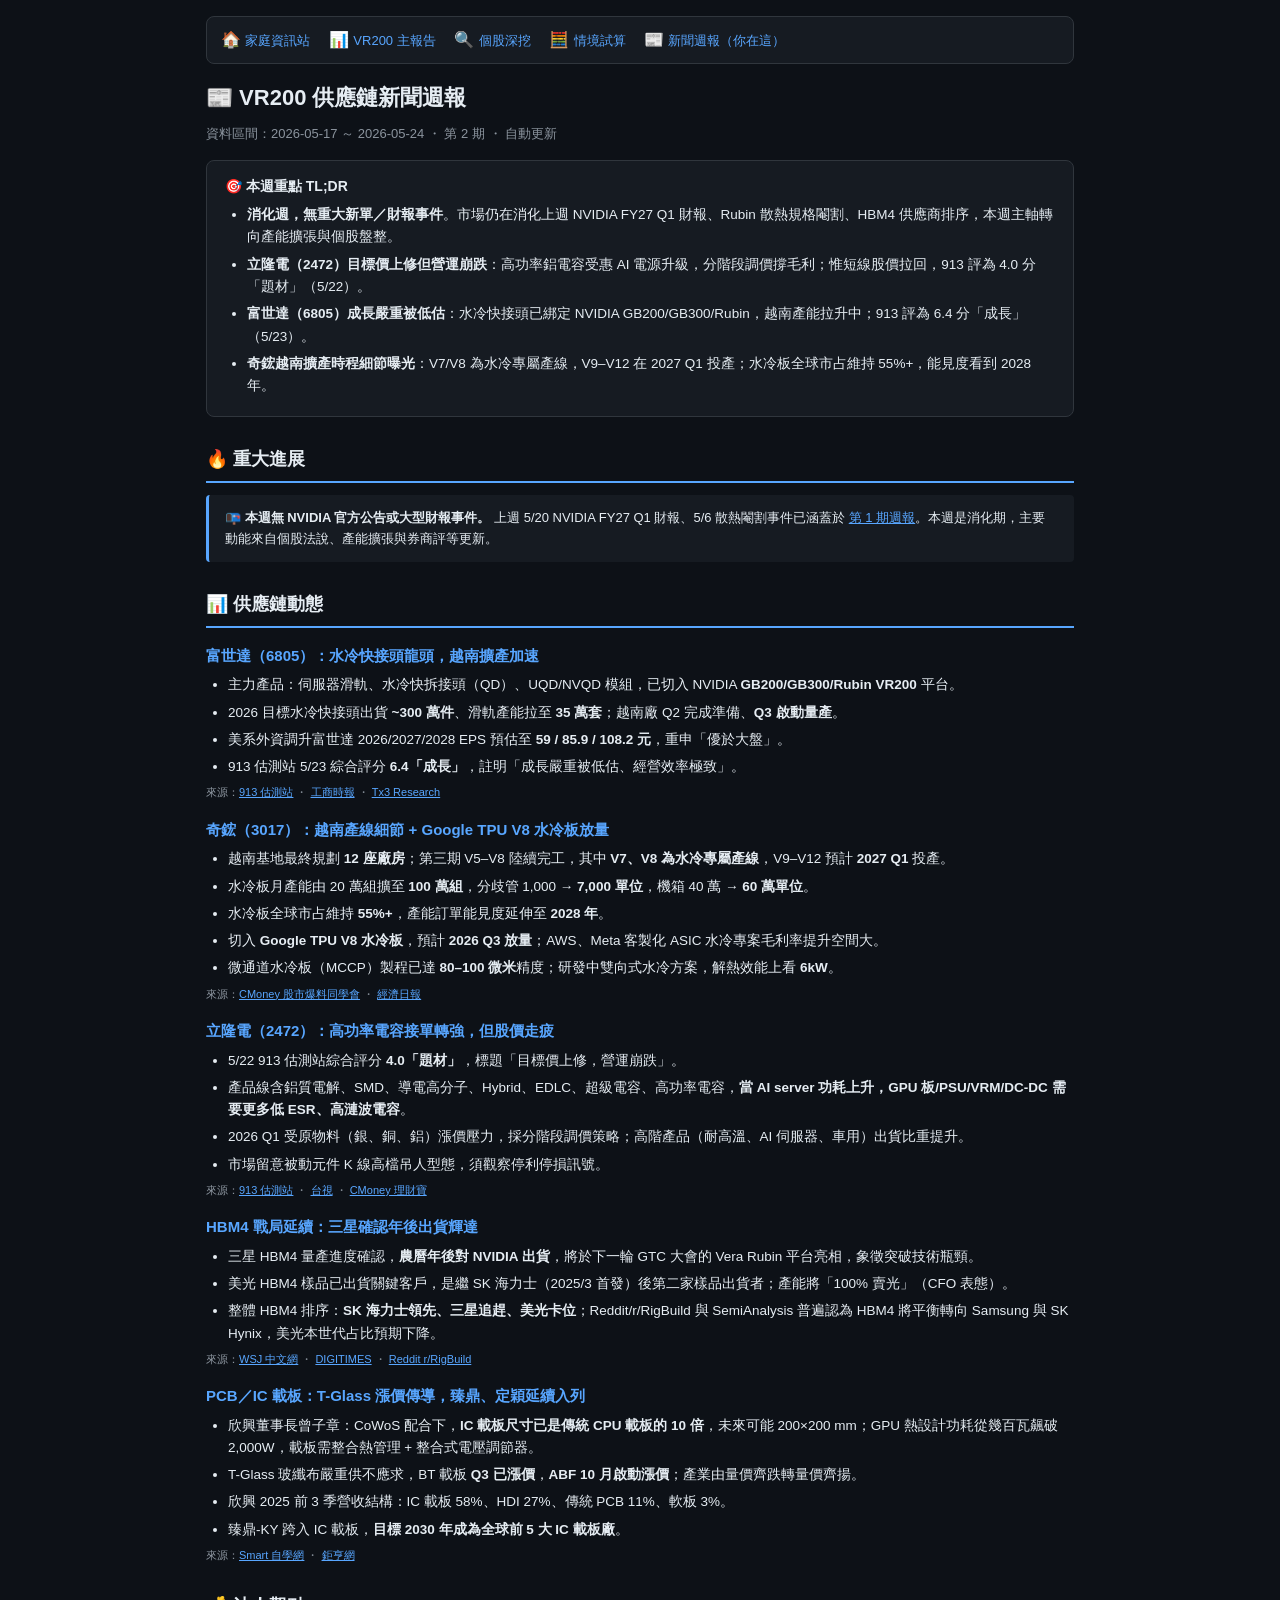
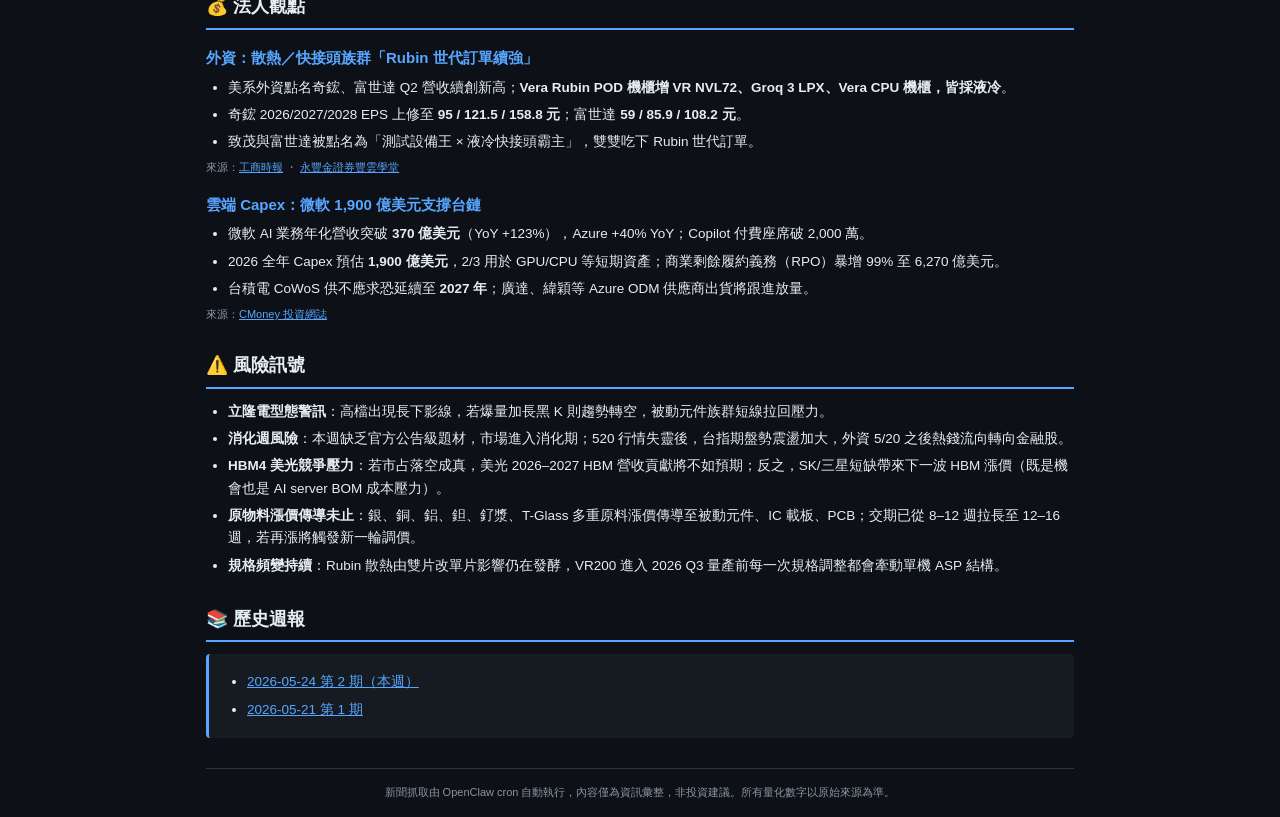
<file: vr200/archive/news-2026-05-24.html>
<!DOCTYPE html>
<html lang="zh-TW">
<head>
<meta charset="UTF-8">
<meta name="viewport" content="width=device-width, initial-scale=1.0">
<title>VR200 供應鏈新聞週報</title>
<style>
:root { --bg:#0d1117; --panel:#161b22; --border:#30363d; --text:#e6edf3; --muted:#8b949e; --accent:#58a6ff; --hot:#f85149; --warn:#d29922; --good:#3fb950; }
* { box-sizing:border-box; margin:0; padding:0; }
body { font-family:-apple-system,"PingFang TC","Noto Sans TC",sans-serif; background:var(--bg); color:var(--text); line-height:1.65; padding:16px; max-width:900px; margin:auto; }
h1 { font-size:22px; margin-bottom:6px; }
h2 { font-size:18px; margin:28px 0 12px; padding-bottom:6px; border-bottom:2px solid var(--accent); }
h3 { font-size:15px; margin:16px 0 6px; color:var(--accent); }
.sub { color:var(--muted); font-size:13px; margin-bottom:16px; }
.nav { background:var(--panel); border:1px solid var(--border); border-radius:8px; padding:10px 14px; margin-bottom:16px; }
.nav a { color:var(--accent); text-decoration:none; margin-right:14px; font-size:13px; }
.callout { background:var(--panel); border-left:3px solid var(--accent); padding:12px 16px; margin:12px 0; font-size:13px; border-radius:4px; }
.callout.hot { border-left-color:var(--hot); }
.callout.warn { border-left-color:var(--warn); }
.callout.good { border-left-color:var(--good); }
ul { margin-left:22px; font-size:13.5px; }
li { margin:5px 0; }
a { color:var(--accent); word-break:break-all; }
.tag { display:inline-block; padding:1px 8px; font-size:11px; border-radius:10px; background:#21262d; color:var(--muted); margin-right:6px; }
.tag.hot { background:#5d1a1a; color:#ffa198; }
.tag.warn { background:#553f00; color:#f0c469; }
.src { font-size:11px; color:var(--muted); }
.tldr { background:var(--panel); border:1px solid var(--border); border-radius:8px; padding:14px 18px; margin:14px 0 20px; }
.tldr h3 { color:var(--text); margin-top:0; font-size:14px; }
hr { border:none; border-top:1px solid var(--border); margin:14px 0; }
</style>
</head>
<body>

<div class="nav">
  🏠 <a href="../">家庭資訊站</a>
  📊 <a href="index.html">VR200 主報告</a>
  🔍 <a href="stocks.html">個股深挖</a>
  🧮 <a href="backtest.html">情境試算</a>
  📰 <a href="news.html">新聞週報（你在這）</a>
</div>

<h1>📰 VR200 供應鏈新聞週報</h1>
<div class="sub">資料區間：2026-05-17 ～ 2026-05-24 ・ 第 2 期 ・ 自動更新</div>

<div class="tldr">
<h3>🎯 本週重點 TL;DR</h3>
<ul>
<li><strong>消化週，無重大新單／財報事件</strong>。市場仍在消化上週 NVIDIA FY27 Q1 財報、Rubin 散熱規格閹割、HBM4 供應商排序，本週主軸轉向產能擴張與個股盤整。</li>
<li><strong>立隆電（2472）目標價上修但營運崩跌</strong>：高功率鋁電容受惠 AI 電源升級，分階段調價撐毛利；惟短線股價拉回，913 評為 4.0 分「題材」（5/22）。</li>
<li><strong>富世達（6805）成長嚴重被低估</strong>：水冷快接頭已綁定 NVIDIA GB200/GB300/Rubin，越南產能拉升中；913 評為 6.4 分「成長」（5/23）。</li>
<li><strong>奇鋐越南擴產時程細節曝光</strong>：V7/V8 為水冷專屬產線，V9–V12 在 2027 Q1 投產；水冷板全球市占維持 55%+，能見度看到 2028 年。</li>
</ul>
</div>

<h2>🔥 重大進展</h2>

<div class="callout">
<strong>📭 本週無 NVIDIA 官方公告或大型財報事件。</strong> 上週 5/20 NVIDIA FY27 Q1 財報、5/6 散熱閹割事件已涵蓋於 <a href="archive/news-2026-05-21.html">第 1 期週報</a>。本週是消化期，主要動能來自個股法說、產能擴張與券商評等更新。
</div>

<h2>📊 供應鏈動態</h2>

<h3>富世達（6805）：水冷快接頭龍頭，越南擴產加速</h3>
<ul>
<li>主力產品：伺服器滑軌、水冷快拆接頭（QD）、UQD/NVQD 模組，已切入 NVIDIA <strong>GB200/GB300/Rubin VR200</strong> 平台。</li>
<li>2026 目標水冷快接頭出貨 <strong>~300 萬件</strong>、滑軌產能拉至 <strong>35 萬套</strong>；越南廠 Q2 完成準備、<strong>Q3 啟動量產</strong>。</li>
<li>美系外資調升富世達 2026/2027/2028 EPS 預估至 <strong>59 / 85.9 / 108.2 元</strong>，重申「優於大盤」。</li>
<li>913 估測站 5/23 綜合評分 <strong>6.4「成長」</strong>，註明「成長嚴重被低估、經營效率極致」。</li>
</ul>
<p class="src">來源：<a href="https://uc913.com/stock-6805">913 估測站</a> ・ <a href="https://www.ctee.com.tw/news/20260417700294-439901">工商時報</a> ・ <a href="https://vocus.cc/article/6903c7b2fd89780001a040f4">Tx3 Research</a></p>

<h3>奇鋐（3017）：越南產線細節 + Google TPU V8 水冷板放量</h3>
<ul>
<li>越南基地最終規劃 <strong>12 座廠房</strong>；第三期 V5–V8 陸續完工，其中 <strong>V7、V8 為水冷專屬產線</strong>，V9–V12 預計 <strong>2027 Q1</strong> 投產。</li>
<li>水冷板月產能由 20 萬組擴至 <strong>100 萬組</strong>，分歧管 1,000 → <strong>7,000 單位</strong>，機箱 40 萬 → <strong>60 萬單位</strong>。</li>
<li>水冷板全球市占維持 <strong>55%+</strong>，產能訂單能見度延伸至 <strong>2028 年</strong>。</li>
<li>切入 <strong>Google TPU V8 水冷板</strong>，預計 <strong>2026 Q3 放量</strong>；AWS、Meta 客製化 ASIC 水冷專案毛利率提升空間大。</li>
<li>微通道水冷板（MCCP）製程已達 <strong>80–100 微米</strong>精度；研發中雙向式水冷方案，解熱效能上看 <strong>6kW</strong>。</li>
</ul>
<p class="src">來源：<a href="https://www.cmoney.tw/forum/article/176656417">CMoney 股市爆料同學會</a> ・ <a href="https://udn.com/news/story/7255/9304552">經濟日報</a></p>

<h3>立隆電（2472）：高功率電容接單轉強，但股價走疲</h3>
<ul>
<li>5/22 913 估測站綜合評分 <strong>4.0「題材」</strong>，標題「目標價上修，營運崩跌」。</li>
<li>產品線含鋁質電解、SMD、導電高分子、Hybrid、EDLC、超級電容、高功率電容，<strong>當 AI server 功耗上升，GPU 板/PSU/VRM/DC-DC 需要更多低 ESR、高漣波電容</strong>。</li>
<li>2026 Q1 受原物料（銀、銅、鋁）漲價壓力，採分階段調價策略；高階產品（耐高溫、AI 伺服器、車用）出貨比重提升。</li>
<li>市場留意被動元件 K 線高檔吊人型態，須觀察停利停損訊號。</li>
</ul>
<p class="src">來源：<a href="https://uc913.com/stock-2472">913 估測站</a> ・ <a href="https://www.ttv.com.tw/finance/view/0320262010458072B0C211444DE2BD2A4DF78CCFA339BC35/587">台視</a> ・ <a href="https://www.cmoney.tw/forum/article/178511027">CMoney 理財寶</a></p>

<h3>HBM4 戰局延續：三星確認年後出貨輝達</h3>
<ul>
<li>三星 HBM4 量產進度確認，<strong>農曆年後對 NVIDIA 出貨</strong>，將於下一輪 GTC 大會的 Vera Rubin 平台亮相，象徵突破技術瓶頸。</li>
<li>美光 HBM4 樣品已出貨關鍵客戶，是繼 SK 海力士（2025/3 首發）後第二家樣品出貨者；產能將「100% 賣光」（CFO 表態）。</li>
<li>整體 HBM4 排序：<strong>SK 海力士領先、三星追趕、美光卡位</strong>；Reddit/r/RigBuild 與 SemiAnalysis 普遍認為 HBM4 將平衡轉向 Samsung 與 SK Hynix，美光本世代占比預期下降。</li>
</ul>
<p class="src">來源：<a href="https://cn.wsj.com/articles/%E4%B8%89%E6%98%9F%E9%9B%BB%E5%AD%90%E9%96%8B%E5%A7%8B%E5%87%BA%E8%B2%A8hbm4-d6a90b88">WSJ 中文網</a> ・ <a href="https://www.digitimes.com.tw/tech/dt/n/shwnws.asp?id=0000724344_N182WXN85NPK4K3N12TOL">DIGITIMES</a> ・ <a href="https://www.reddit.com/r/RigBuild/comments/1r0rpav/the_memory_industry_is_at_a_turning_point_as_hbm4">Reddit r/RigBuild</a></p>

<h3>PCB／IC 載板：T-Glass 漲價傳導，臻鼎、定穎延續入列</h3>
<ul>
<li>欣興董事長曾子章：CoWoS 配合下，<strong>IC 載板尺寸已是傳統 CPU 載板的 10 倍</strong>，未來可能 200×200 mm；GPU 熱設計功耗從幾百瓦飆破 2,000W，載板需整合熱管理 + 整合式電壓調節器。</li>
<li>T-Glass 玻纖布嚴重供不應求，BT 載板 <strong>Q3 已漲價</strong>，<strong>ABF 10 月啟動漲價</strong>；產業由量價齊跌轉量價齊揚。</li>
<li>欣興 2025 前 3 季營收結構：IC 載板 58%、HDI 27%、傳統 PCB 11%、軟板 3%。</li>
<li>臻鼎-KY 跨入 IC 載板，<strong>目標 2030 年成為全球前 5 大 IC 載板廠</strong>。</li>
</ul>
<p class="src">來源：<a href="https://smart.businessweekly.com.tw/Channel/IndepArticle.aspx?id=6021144">Smart 自學網</a> ・ <a href="https://news.cnyes.com/news/id/6201231">鉅亨網</a></p>

<h2>💰 法人觀點</h2>

<h3>外資：散熱／快接頭族群「Rubin 世代訂單續強」</h3>
<ul>
<li>美系外資點名奇鋐、富世達 Q2 營收續創新高；<strong>Vera Rubin POD 機櫃增 VR NVL72、Groq 3 LPX、Vera CPU 機櫃，皆採液冷</strong>。</li>
<li>奇鋐 2026/2027/2028 EPS 上修至 <strong>95 / 121.5 / 158.8 元</strong>；富世達 <strong>59 / 85.9 / 108.2 元</strong>。</li>
<li>致茂與富世達被點名為「測試設備王 × 液冷快接頭霸主」，雙雙吃下 Rubin 世代訂單。</li>
</ul>
<p class="src">來源：<a href="https://www.ctee.com.tw/news/20260417700294-439901">工商時報</a> ・ <a href="https://www.sinotrade.com.tw/richclub/hotstock/%E6%B8%AC%E8%A9%A6%E8%A8%AD%E5%82%99%E7%8E%8B-%C3%97-%E6%B6%B2%E5%86%B7%E5%BF%AB%E6%8E%A5%E9%A0%AD%E9%9C%B8%E4%B8%BB-%E8%87%B4%E8%8C%82-%E5%AF%8C%E4%B8%96%E9%81%94%E5%90%83%E4%B8%8BRubin%E4%B8%96%E4%BB%A3%E8%A8%82%E5%96%AE-69e183319cfb070a86325265">永豐金證券豐雲學堂</a></p>

<h3>雲端 Capex：微軟 1,900 億美元支撐台鏈</h3>
<ul>
<li>微軟 AI 業務年化營收突破 <strong>370 億美元</strong>（YoY +123%），Azure +40% YoY；Copilot 付費座席破 2,000 萬。</li>
<li>2026 全年 Capex 預估 <strong>1,900 億美元</strong>，2/3 用於 GPU/CPU 等短期資產；商業剩餘履約義務（RPO）暴增 99% 至 6,270 億美元。</li>
<li>台積電 CoWoS 供不應求恐延續至 <strong>2027 年</strong>；廣達、緯穎等 Azure ODM 供應商出貨將跟進放量。</li>
</ul>
<p class="src">來源：<a href="https://readmo.cmoney.tw/article/39dffb2b-b27d-49a4-8a82-a17d2807e928">CMoney 投資網誌</a></p>

<h2>⚠️ 風險訊號</h2>
<ul>
<li><strong>立隆電型態警訊</strong>：高檔出現長下影線，若爆量加長黑 K 則趨勢轉空，被動元件族群短線拉回壓力。</li>
<li><strong>消化週風險</strong>：本週缺乏官方公告級題材，市場進入消化期；520 行情失靈後，台指期盤勢震盪加大，外資 5/20 之後熱錢流向轉向金融股。</li>
<li><strong>HBM4 美光競爭壓力</strong>：若市占落空成真，美光 2026–2027 HBM 營收貢獻將不如預期；反之，SK/三星短缺帶來下一波 HBM 漲價（既是機會也是 AI server BOM 成本壓力）。</li>
<li><strong>原物料漲價傳導未止</strong>：銀、銅、鋁、鉭、釕漿、T-Glass 多重原料漲價傳導至被動元件、IC 載板、PCB；交期已從 8–12 週拉長至 12–16 週，若再漲將觸發新一輪調價。</li>
<li><strong>規格頻變持續</strong>：Rubin 散熱由雙片改單片影響仍在發酵，VR200 進入 2026 Q3 量產前每一次規格調整都會牽動單機 ASP 結構。</li>
</ul>

<h2>📚 歷史週報</h2>
<div class="callout">
<ul>
<li><a href="archive/news-2026-05-24.html">2026-05-24 第 2 期（本週）</a></li>
<li><a href="archive/news-2026-05-21.html">2026-05-21 第 1 期</a></li>
</ul>
</div>

<div style="margin-top:30px;padding-top:14px;border-top:1px solid var(--border);font-size:11px;color:var(--muted);text-align:center;">
新聞抓取由 OpenClaw cron 自動執行，內容僅為資訊彙整，非投資建議。所有量化數字以原始來源為準。
</div>

</body>
</html>
</file>
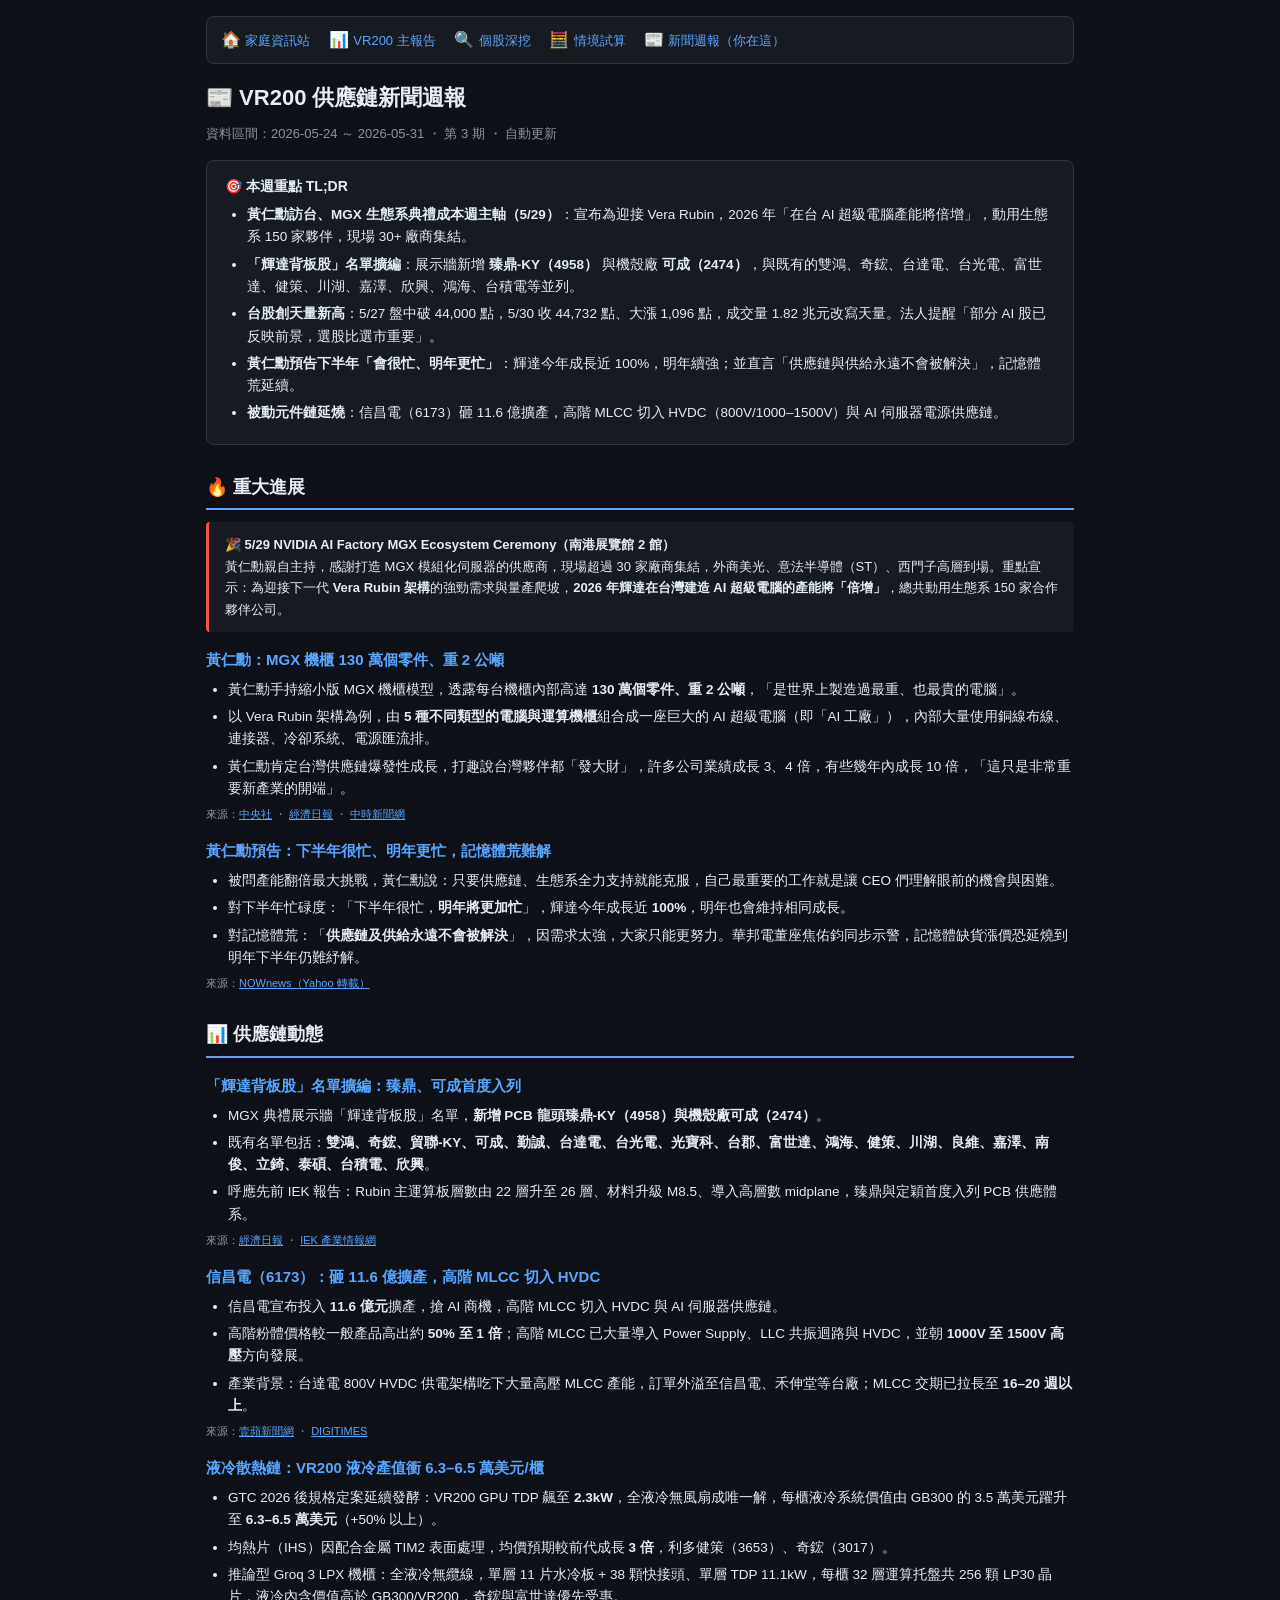
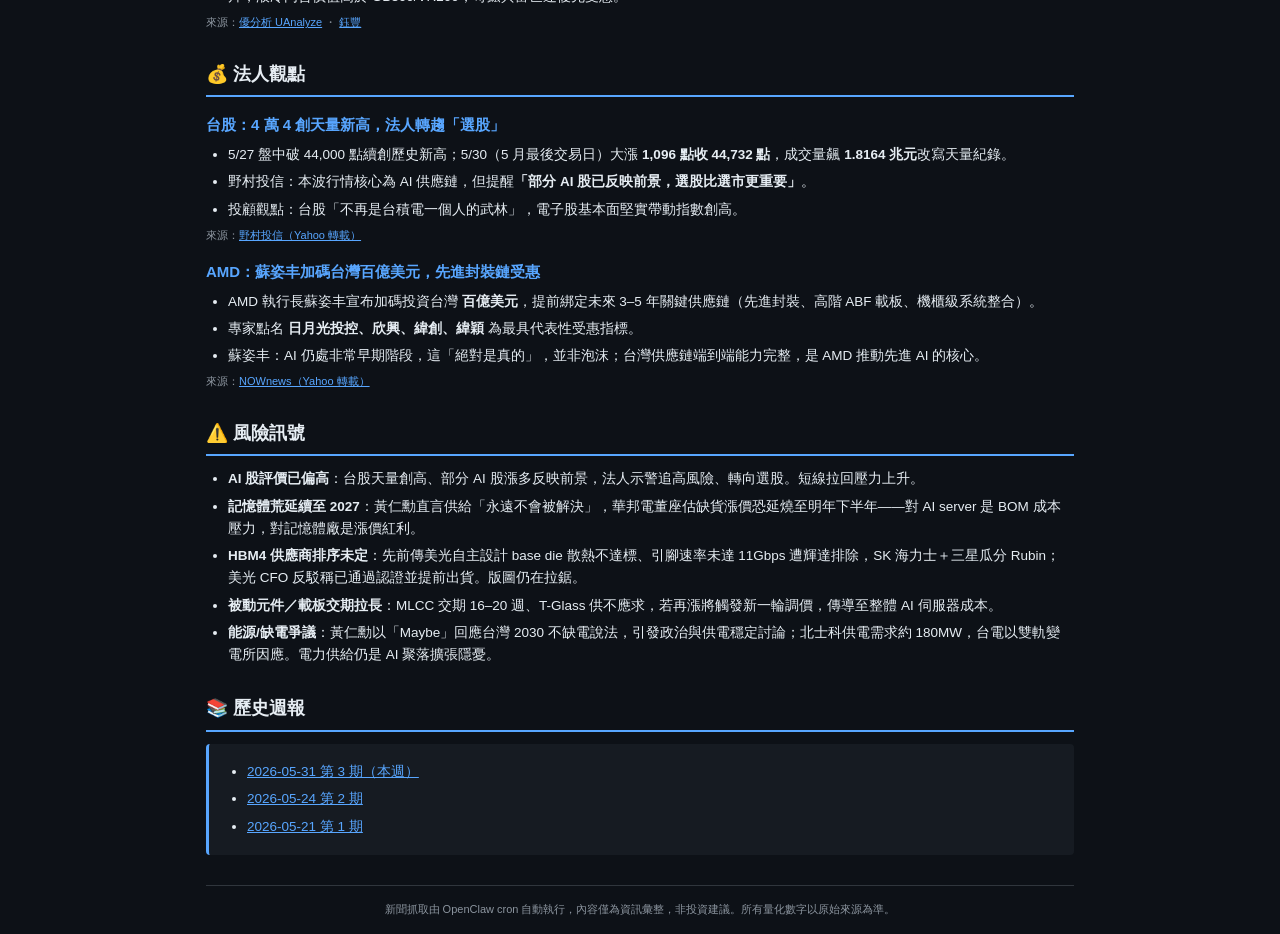
<file: vr200/archive/news-2026-05-31.html>
<!DOCTYPE html>
<html lang="zh-TW">
<head>
<meta charset="UTF-8">
<meta name="viewport" content="width=device-width, initial-scale=1.0">
<title>VR200 供應鏈新聞週報</title>
<style>
:root { --bg:#0d1117; --panel:#161b22; --border:#30363d; --text:#e6edf3; --muted:#8b949e; --accent:#58a6ff; --hot:#f85149; --warn:#d29922; --good:#3fb950; }
* { box-sizing:border-box; margin:0; padding:0; }
body { font-family:-apple-system,"PingFang TC","Noto Sans TC",sans-serif; background:var(--bg); color:var(--text); line-height:1.65; padding:16px; max-width:900px; margin:auto; }
h1 { font-size:22px; margin-bottom:6px; }
h2 { font-size:18px; margin:28px 0 12px; padding-bottom:6px; border-bottom:2px solid var(--accent); }
h3 { font-size:15px; margin:16px 0 6px; color:var(--accent); }
.sub { color:var(--muted); font-size:13px; margin-bottom:16px; }
.nav { background:var(--panel); border:1px solid var(--border); border-radius:8px; padding:10px 14px; margin-bottom:16px; }
.nav a { color:var(--accent); text-decoration:none; margin-right:14px; font-size:13px; }
.callout { background:var(--panel); border-left:3px solid var(--accent); padding:12px 16px; margin:12px 0; font-size:13px; border-radius:4px; }
.callout.hot { border-left-color:var(--hot); }
.callout.warn { border-left-color:var(--warn); }
.callout.good { border-left-color:var(--good); }
ul { margin-left:22px; font-size:13.5px; }
li { margin:5px 0; }
a { color:var(--accent); word-break:break-all; }
.tag { display:inline-block; padding:1px 8px; font-size:11px; border-radius:10px; background:#21262d; color:var(--muted); margin-right:6px; }
.tag.hot { background:#5d1a1a; color:#ffa198; }
.tag.warn { background:#553f00; color:#f0c469; }
.src { font-size:11px; color:var(--muted); }
.tldr { background:var(--panel); border:1px solid var(--border); border-radius:8px; padding:14px 18px; margin:14px 0 20px; }
.tldr h3 { color:var(--text); margin-top:0; font-size:14px; }
hr { border:none; border-top:1px solid var(--border); margin:14px 0; }
</style>
</head>
<body>

<div class="nav">
  🏠 <a href="../">家庭資訊站</a>
  📊 <a href="index.html">VR200 主報告</a>
  🔍 <a href="stocks.html">個股深挖</a>
  🧮 <a href="backtest.html">情境試算</a>
  📰 <a href="news.html">新聞週報（你在這）</a>
</div>

<h1>📰 VR200 供應鏈新聞週報</h1>
<div class="sub">資料區間：2026-05-24 ～ 2026-05-31 ・ 第 3 期 ・ 自動更新</div>

<div class="tldr">
<h3>🎯 本週重點 TL;DR</h3>
<ul>
<li><strong>黃仁勳訪台、MGX 生態系典禮成本週主軸（5/29）</strong>：宣布為迎接 Vera Rubin，2026 年「在台 AI 超級電腦產能將倍增」，動用生態系 150 家夥伴，現場 30+ 廠商集結。</li>
<li><strong>「輝達背板股」名單擴編</strong>：展示牆新增 <strong>臻鼎-KY（4958）</strong> 與機殼廠 <strong>可成（2474）</strong>，與既有的雙鴻、奇鋐、台達電、台光電、富世達、健策、川湖、嘉澤、欣興、鴻海、台積電等並列。</li>
<li><strong>台股創天量新高</strong>：5/27 盤中破 44,000 點，5/30 收 44,732 點、大漲 1,096 點，成交量 1.82 兆元改寫天量。法人提醒「部分 AI 股已反映前景，選股比選市重要」。</li>
<li><strong>黃仁勳預告下半年「會很忙、明年更忙」</strong>：輝達今年成長近 100%，明年續強；並直言「供應鏈與供給永遠不會被解決」，記憶體荒延續。</li>
<li><strong>被動元件鏈延燒</strong>：信昌電（6173）砸 11.6 億擴產，高階 MLCC 切入 HVDC（800V/1000–1500V）與 AI 伺服器電源供應鏈。</li>
</ul>
</div>

<h2>🔥 重大進展</h2>

<div class="callout hot">
<strong>🎉 5/29 NVIDIA AI Factory MGX Ecosystem Ceremony（南港展覽館 2 館）</strong><br>
黃仁勳親自主持，感謝打造 MGX 模組化伺服器的供應商，現場超過 30 家廠商集結，外商美光、意法半導體（ST）、西門子高層到場。重點宣示：為迎接下一代 <strong>Vera Rubin 架構</strong>的強勁需求與量產爬坡，<strong>2026 年輝達在台灣建造 AI 超級電腦的產能將「倍增」</strong>，總共動用生態系 150 家合作夥伴公司。
</div>

<h3>黃仁勳：MGX 機櫃 130 萬個零件、重 2 公噸</h3>
<ul>
<li>黃仁勳手持縮小版 MGX 機櫃模型，透露每台機櫃內部高達 <strong>130 萬個零件、重 2 公噸</strong>，「是世界上製造過最重、也最貴的電腦」。</li>
<li>以 Vera Rubin 架構為例，由 <strong>5 種不同類型的電腦與運算機櫃</strong>組合成一座巨大的 AI 超級電腦（即「AI 工廠」），內部大量使用銅線布線、連接器、冷卻系統、電源匯流排。</li>
<li>黃仁勳肯定台灣供應鏈爆發性成長，打趣說台灣夥伴都「發大財」，許多公司業績成長 3、4 倍，有些幾年內成長 10 倍，「這只是非常重要新產業的開端」。</li>
</ul>
<p class="src">來源：<a href="https://www.cna.com.tw/news/afe/202605290299.aspx">中央社</a> ・ <a href="https://money.udn.com/money/story/5612/9534208">經濟日報</a> ・ <a href="https://www.chinatimes.com/realtimenews/20260529004212-260410">中時新聞網</a></p>

<h3>黃仁勳預告：下半年很忙、明年更忙，記憶體荒難解</h3>
<ul>
<li>被問產能翻倍最大挑戰，黃仁勳說：只要供應鏈、生態系全力支持就能克服，自己最重要的工作就是讓 CEO 們理解眼前的機會與困難。</li>
<li>對下半年忙碌度：「下半年很忙，<strong>明年將更加忙</strong>」，輝達今年成長近 <strong>100%</strong>，明年也會維持相同成長。</li>
<li>對記憶體荒：「<strong>供應鏈及供給永遠不會被解決</strong>」，因需求太強，大家只能更努力。華邦電董座焦佑鈞同步示警，記憶體缺貨漲價恐延燒到明年下半年仍難紓解。</li>
</ul>
<p class="src">來源：<a href="https://tw.news.yahoo.com/%E5%8F%B0%E7%81%A3%E8%B6%85%E7%B4%9A%E9%9B%BB%E8%85%A6%E7%94%A2%E8%83%BD%E5%A6%82%E4%BD%95%E7%BF%BB%E5%80%8D-%E9%BB%83%E4%BB%81%E5%8B%B3%E9%80%99%E6%A8%A3%E8%AA%AA-120445688.html">NOWnews（Yahoo 轉載）</a></p>

<h2>📊 供應鏈動態</h2>

<h3>「輝達背板股」名單擴編：臻鼎、可成首度入列</h3>
<ul>
<li>MGX 典禮展示牆「輝達背板股」名單，<strong>新增 PCB 龍頭臻鼎-KY（4958）與機殼廠可成（2474）</strong>。</li>
<li>既有名單包括：<strong>雙鴻、奇鋐、貿聯-KY、可成、勤誠、台達電、台光電、光寶科、台郡、富世達、鴻海、健策、川湖、良維、嘉澤、南俊、立錡、泰碩、台積電、欣興</strong>。</li>
<li>呼應先前 IEK 報告：Rubin 主運算板層數由 22 層升至 26 層、材料升級 M8.5、導入高層數 midplane，臻鼎與定穎首度入列 PCB 供應體系。</li>
</ul>
<p class="src">來源：<a href="https://money.udn.com/money/story/5612/9534208">經濟日報</a> ・ <a href="https://ieknet.iek.org.tw/ieknews/news_more.aspx?actiontype=ieknews&indu_idno=0&nsl_id=31bc295574de46158185a5d877ca68ee">IEK 產業情報網</a></p>

<h3>信昌電（6173）：砸 11.6 億擴產，高階 MLCC 切入 HVDC</h3>
<ul>
<li>信昌電宣布投入 <strong>11.6 億元</strong>擴產，搶 AI 商機，高階 MLCC 切入 HVDC 與 AI 伺服器供應鏈。</li>
<li>高階粉體價格較一般產品高出約 <strong>50% 至 1 倍</strong>；高階 MLCC 已大量導入 Power Supply、LLC 共振迴路與 HVDC，並朝 <strong>1000V 至 1500V 高壓</strong>方向發展。</li>
<li>產業背景：台達電 800V HVDC 供電架構吃下大量高壓 MLCC 產能，訂單外溢至信昌電、禾伸堂等台廠；MLCC 交期已拉長至 <strong>16–20 週以上</strong>。</li>
</ul>
<p class="src">來源：<a href="https://news.nextapple.com/gadget/20260515/DF16832A7593137D8E64886E4D16889C">壹蘋新聞網</a> ・ <a href="https://www.instagram.com/p/DYwuPsilJSV">DIGITIMES</a></p>

<h3>液冷散熱鏈：VR200 液冷產值衝 6.3–6.5 萬美元/櫃</h3>
<ul>
<li>GTC 2026 後規格定案延續發酵：VR200 GPU TDP 飆至 <strong>2.3kW</strong>，全液冷無風扇成唯一解，每櫃液冷系統價值由 GB300 的 3.5 萬美元躍升至 <strong>6.3–6.5 萬美元</strong>（+50% 以上）。</li>
<li>均熱片（IHS）因配合金屬 TIM2 表面處理，均價預期較前代成長 <strong>3 倍</strong>，利多健策（3653）、奇鋐（3017）。</li>
<li>推論型 Groq 3 LPX 機櫃：全液冷無纜線，單層 11 片水冷板 + 38 顆快接頭、單層 TDP 11.1kW，每櫃 32 層運算托盤共 256 顆 LP30 晶片，液冷內含價值高於 GB300/VR200，奇鋐與富世達優先受惠。</li>
</ul>
<p class="src">來源：<a href="https://uanalyze.com.tw/articles/3062449407">優分析 UAnalyze</a> ・ <a href="https://www.yuteng.com.tw/Post.aspx?PD=5&ID=1080">鈺豐</a></p>

<h2>💰 法人觀點</h2>

<h3>台股：4 萬 4 創天量新高，法人轉趨「選股」</h3>
<ul>
<li>5/27 盤中破 44,000 點續創歷史新高；5/30（5 月最後交易日）大漲 <strong>1,096 點收 44,732 點</strong>，成交量飆 <strong>1.8164 兆元</strong>改寫天量紀錄。</li>
<li>野村投信：本波行情核心為 AI 供應鏈，但提醒<strong>「部分 AI 股已反映前景，選股比選市更重要」</strong>。</li>
<li>投顧觀點：台股「不再是台積電一個人的武林」，電子股基本面堅實帶動指數創高。</li>
</ul>
<p class="src">來源：<a href="https://tw.news.yahoo.com/%E5%8F%B0%E8%82%A1%E8%A1%9D4%E8%90%AC4%E5%89%B5%E9%AB%98-%E6%B3%95%E4%BA%BA-%E9%83%A8%E5%88%86ai%E8%82%A1%E5%B7%B2%E5%8F%8D%E6%98%A0%E5%89%8D%E6%99%AF-%E9%81%B8%E8%82%A1%E6%AF%94%E9%81%B8%E5%B8%82%E6%9B%B4%E9%87%8D%E8%A6%81-210600591.html">野村投信（Yahoo 轉載）</a></p>

<h3>AMD：蘇姿丰加碼台灣百億美元，先進封裝鏈受惠</h3>
<ul>
<li>AMD 執行長蘇姿丰宣布加碼投資台灣 <strong>百億美元</strong>，提前綁定未來 3–5 年關鍵供應鏈（先進封裝、高階 ABF 載板、機櫃級系統整合）。</li>
<li>專家點名 <strong>日月光投控、欣興、緯創、緯穎</strong> 為最具代表性受惠指標。</li>
<li>蘇姿丰：AI 仍處非常早期階段，這「絕對是真的」，並非泡沫；台灣供應鏈端到端能力完整，是 AMD 推動先進 AI 的核心。</li>
</ul>
<p class="src">來源：<a href="https://tw.news.yahoo.com/%E5%8F%B0%E7%81%A3%E8%B6%85%E7%B4%9A%E9%9B%BB%E8%85%A6%E7%94%A2%E8%83%BD%E5%A6%82%E4%BD%95%E7%BF%BB%E5%80%8D-%E9%BB%83%E4%BB%81%E5%8B%B3%E9%80%99%E6%A8%A3%E8%AA%AA-120445688.html">NOWnews（Yahoo 轉載）</a></p>

<h2>⚠️ 風險訊號</h2>
<ul>
<li><strong>AI 股評價已偏高</strong>：台股天量創高、部分 AI 股漲多反映前景，法人示警追高風險、轉向選股。短線拉回壓力上升。</li>
<li><strong>記憶體荒延續至 2027</strong>：黃仁勳直言供給「永遠不會被解決」，華邦電董座估缺貨漲價恐延燒至明年下半年——對 AI server 是 BOM 成本壓力，對記憶體廠是漲價紅利。</li>
<li><strong>HBM4 供應商排序未定</strong>：先前傳美光自主設計 base die 散熱不達標、引腳速率未達 11Gbps 遭輝達排除，SK 海力士＋三星瓜分 Rubin；美光 CFO 反駁稱已通過認證並提前出貨。版圖仍在拉鋸。</li>
<li><strong>被動元件／載板交期拉長</strong>：MLCC 交期 16–20 週、T-Glass 供不應求，若再漲將觸發新一輪調價，傳導至整體 AI 伺服器成本。</li>
<li><strong>能源/缺電爭議</strong>：黃仁勳以「Maybe」回應台灣 2030 不缺電說法，引發政治與供電穩定討論；北士科供電需求約 180MW，台電以雙軌變電所因應。電力供給仍是 AI 聚落擴張隱憂。</li>
</ul>

<h2>📚 歷史週報</h2>
<div class="callout">
<ul>
<li><a href="archive/news-2026-05-31.html">2026-05-31 第 3 期（本週）</a></li>
<li><a href="archive/news-2026-05-24.html">2026-05-24 第 2 期</a></li>
<li><a href="archive/news-2026-05-21.html">2026-05-21 第 1 期</a></li>
</ul>
</div>

<div style="margin-top:30px;padding-top:14px;border-top:1px solid var(--border);font-size:11px;color:var(--muted);text-align:center;">
新聞抓取由 OpenClaw cron 自動執行，內容僅為資訊彙整，非投資建議。所有量化數字以原始來源為準。
</div>

</body>
</html>
</file>
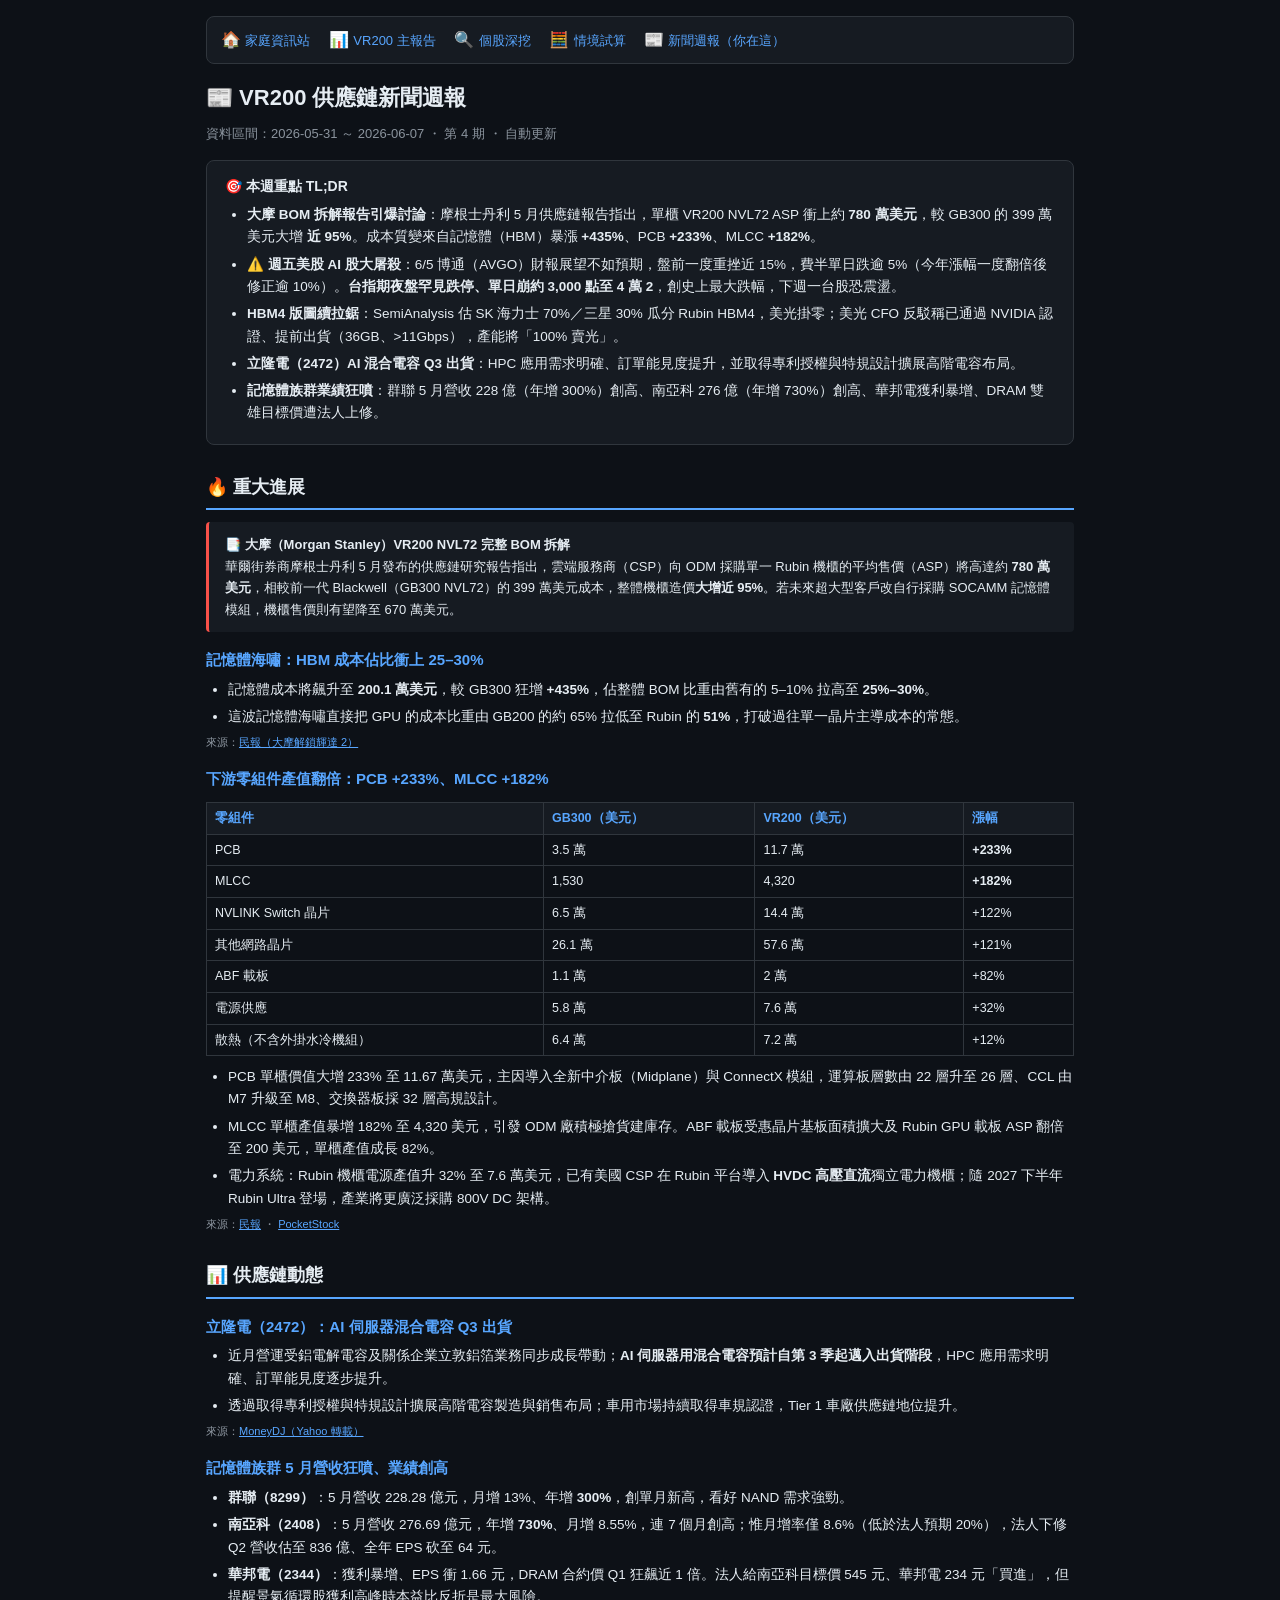
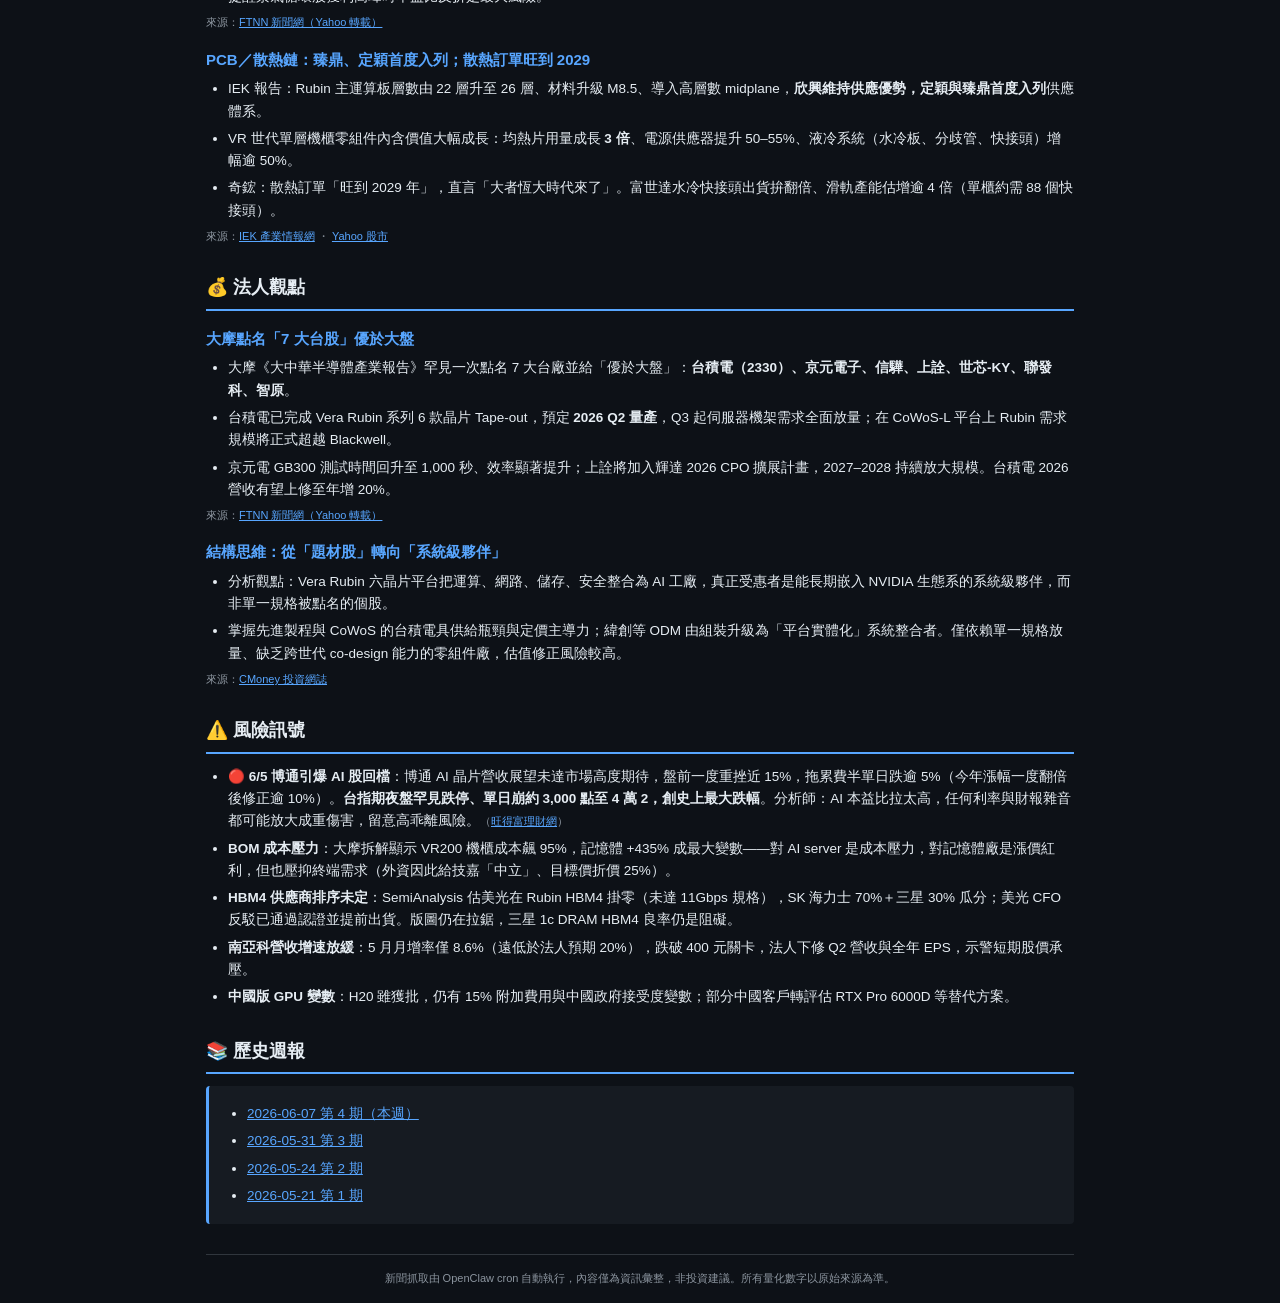
<file: vr200/archive/news-2026-06-07.html>
<!DOCTYPE html>
<html lang="zh-TW">
<head>
<meta charset="UTF-8">
<meta name="viewport" content="width=device-width, initial-scale=1.0">
<title>VR200 供應鏈新聞週報</title>
<style>
:root { --bg:#0d1117; --panel:#161b22; --border:#30363d; --text:#e6edf3; --muted:#8b949e; --accent:#58a6ff; --hot:#f85149; --warn:#d29922; --good:#3fb950; }
* { box-sizing:border-box; margin:0; padding:0; }
body { font-family:-apple-system,"PingFang TC","Noto Sans TC",sans-serif; background:var(--bg); color:var(--text); line-height:1.65; padding:16px; max-width:900px; margin:auto; }
h1 { font-size:22px; margin-bottom:6px; }
h2 { font-size:18px; margin:28px 0 12px; padding-bottom:6px; border-bottom:2px solid var(--accent); }
h3 { font-size:15px; margin:16px 0 6px; color:var(--accent); }
.sub { color:var(--muted); font-size:13px; margin-bottom:16px; }
.nav { background:var(--panel); border:1px solid var(--border); border-radius:8px; padding:10px 14px; margin-bottom:16px; }
.nav a { color:var(--accent); text-decoration:none; margin-right:14px; font-size:13px; }
.callout { background:var(--panel); border-left:3px solid var(--accent); padding:12px 16px; margin:12px 0; font-size:13px; border-radius:4px; }
.callout.hot { border-left-color:var(--hot); }
.callout.warn { border-left-color:var(--warn); }
.callout.good { border-left-color:var(--good); }
ul { margin-left:22px; font-size:13.5px; }
li { margin:5px 0; }
a { color:var(--accent); word-break:break-all; }
.tag { display:inline-block; padding:1px 8px; font-size:11px; border-radius:10px; background:#21262d; color:var(--muted); margin-right:6px; }
.tag.hot { background:#5d1a1a; color:#ffa198; }
.tag.warn { background:#553f00; color:#f0c469; }
.src { font-size:11px; color:var(--muted); }
.tldr { background:var(--panel); border:1px solid var(--border); border-radius:8px; padding:14px 18px; margin:14px 0 20px; }
.tldr h3 { color:var(--text); margin-top:0; font-size:14px; }
table { width:100%; border-collapse:collapse; font-size:12.5px; margin:10px 0; }
th,td { border:1px solid var(--border); padding:5px 8px; text-align:left; }
th { background:var(--panel); color:var(--accent); }
hr { border:none; border-top:1px solid var(--border); margin:14px 0; }
</style>
</head>
<body>

<div class="nav">
  🏠 <a href="../">家庭資訊站</a>
  📊 <a href="index.html">VR200 主報告</a>
  🔍 <a href="stocks.html">個股深挖</a>
  🧮 <a href="backtest.html">情境試算</a>
  📰 <a href="news.html">新聞週報（你在這）</a>
</div>

<h1>📰 VR200 供應鏈新聞週報</h1>
<div class="sub">資料區間：2026-05-31 ～ 2026-06-07 ・ 第 4 期 ・ 自動更新</div>

<div class="tldr">
<h3>🎯 本週重點 TL;DR</h3>
<ul>
<li><strong>大摩 BOM 拆解報告引爆討論</strong>：摩根士丹利 5 月供應鏈報告指出，單櫃 VR200 NVL72 ASP 衝上約 <strong>780 萬美元</strong>，較 GB300 的 399 萬美元大增 <strong>近 95%</strong>。成本質變來自記憶體（HBM）暴漲 <strong>+435%</strong>、PCB <strong>+233%</strong>、MLCC <strong>+182%</strong>。</li>
<li><strong>⚠️ 週五美股 AI 股大屠殺</strong>：6/5 博通（AVGO）財報展望不如預期，盤前一度重挫近 15%，費半單日跌逾 5%（今年漲幅一度翻倍後修正逾 10%）。<strong>台指期夜盤罕見跌停、單日崩約 3,000 點至 4 萬 2</strong>，創史上最大跌幅，下週一台股恐震盪。</li>
<li><strong>HBM4 版圖續拉鋸</strong>：SemiAnalysis 估 SK 海力士 70%／三星 30% 瓜分 Rubin HBM4，美光掛零；美光 CFO 反駁稱已通過 NVIDIA 認證、提前出貨（36GB、>11Gbps），產能將「100% 賣光」。</li>
<li><strong>立隆電（2472）AI 混合電容 Q3 出貨</strong>：HPC 應用需求明確、訂單能見度提升，並取得專利授權與特規設計擴展高階電容布局。</li>
<li><strong>記憶體族群業績狂噴</strong>：群聯 5 月營收 228 億（年增 300%）創高、南亞科 276 億（年增 730%）創高、華邦電獲利暴增、DRAM 雙雄目標價遭法人上修。</li>
</ul>
</div>

<h2>🔥 重大進展</h2>

<div class="callout hot">
<strong>📑 大摩（Morgan Stanley）VR200 NVL72 完整 BOM 拆解</strong><br>
華爾街券商摩根士丹利 5 月發布的供應鏈研究報告指出，雲端服務商（CSP）向 ODM 採購單一 Rubin 機櫃的平均售價（ASP）將高達約 <strong>780 萬美元</strong>，相較前一代 Blackwell（GB300 NVL72）的 399 萬美元成本，整體機櫃造價<strong>大增近 95%</strong>。若未來超大型客戶改自行採購 SOCAMM 記憶體模組，機櫃售價則有望降至 670 萬美元。
</div>

<h3>記憶體海嘯：HBM 成本佔比衝上 25–30%</h3>
<ul>
<li>記憶體成本將飆升至 <strong>200.1 萬美元</strong>，較 GB300 狂增 <strong>+435%</strong>，佔整體 BOM 比重由舊有的 5–10% 拉高至 <strong>25%–30%</strong>。</li>
<li>這波記憶體海嘯直接把 GPU 的成本比重由 GB200 的約 65% 拉低至 Rubin 的 <strong>51%</strong>，打破過往單一晶片主導成本的常態。</li>
</ul>
<p class="src">來源：<a href="https://www.peoplenews.tw/articles/hot-news/33663">民報（大摩解鎖輝達 2）</a></p>

<h3>下游零組件產值翻倍：PCB +233%、MLCC +182%</h3>
<table>
<tr><th>零組件</th><th>GB300（美元）</th><th>VR200（美元）</th><th>漲幅</th></tr>
<tr><td>PCB</td><td>3.5 萬</td><td>11.7 萬</td><td><strong>+233%</strong></td></tr>
<tr><td>MLCC</td><td>1,530</td><td>4,320</td><td><strong>+182%</strong></td></tr>
<tr><td>NVLINK Switch 晶片</td><td>6.5 萬</td><td>14.4 萬</td><td>+122%</td></tr>
<tr><td>其他網路晶片</td><td>26.1 萬</td><td>57.6 萬</td><td>+121%</td></tr>
<tr><td>ABF 載板</td><td>1.1 萬</td><td>2 萬</td><td>+82%</td></tr>
<tr><td>電源供應</td><td>5.8 萬</td><td>7.6 萬</td><td>+32%</td></tr>
<tr><td>散熱（不含外掛水冷機組）</td><td>6.4 萬</td><td>7.2 萬</td><td>+12%</td></tr>
</table>
<ul>
<li>PCB 單櫃價值大增 233% 至 11.67 萬美元，主因導入全新中介板（Midplane）與 ConnectX 模組，運算板層數由 22 層升至 26 層、CCL 由 M7 升級至 M8、交換器板採 32 層高規設計。</li>
<li>MLCC 單櫃產值暴增 182% 至 4,320 美元，引發 ODM 廠積極搶貨建庫存。ABF 載板受惠晶片基板面積擴大及 Rubin GPU 載板 ASP 翻倍至 200 美元，單櫃產值成長 82%。</li>
<li>電力系統：Rubin 機櫃電源產值升 32% 至 7.6 萬美元，已有美國 CSP 在 Rubin 平台導入 <strong>HVDC 高壓直流</strong>獨立電力機櫃；隨 2027 下半年 Rubin Ultra 登場，產業將更廣泛採購 800V DC 架構。</li>
</ul>
<p class="src">來源：<a href="https://www.peoplenews.tw/articles/hot-news/33663">民報</a> ・ <a href="https://www.facebook.com/pocketstock/posts/985935297619205">PocketStock</a></p>

<h2>📊 供應鏈動態</h2>

<h3>立隆電（2472）：AI 伺服器混合電容 Q3 出貨</h3>
<ul>
<li>近月營運受鋁電解電容及關係企業立敦鋁箔業務同步成長帶動；<strong>AI 伺服器用混合電容預計自第 3 季起邁入出貨階段</strong>，HPC 應用需求明確、訂單能見度逐步提升。</li>
<li>透過取得專利授權與特規設計擴展高階電容製造與銷售布局；車用市場持續取得車規認證，Tier 1 車廠供應鏈地位提升。</li>
</ul>
<p class="src">來源：<a href="https://tw.stock.yahoo.com/news/%E7%AB%8B%E9%9A%86%E9%9B%BB%E8%A8%82%E5%96%AE%E8%83%BD%E8%A6%8B%E5%BA%A6%E5%8D%87-ai%E4%BC%BA%E6%9C%8D%E5%99%A8%E7%94%A8%E6%B7%B7%E5%90%88%E9%9B%BB%E5%AE%B9q3%E5%87%BA%E8%B2%A8-021300956.html">MoneyDJ（Yahoo 轉載）</a></p>

<h3>記憶體族群 5 月營收狂噴、業績創高</h3>
<ul>
<li><strong>群聯（8299）</strong>：5 月營收 228.28 億元，月增 13%、年增 <strong>300%</strong>，創單月新高，看好 NAND 需求強勁。</li>
<li><strong>南亞科（2408）</strong>：5 月營收 276.69 億元，年增 <strong>730%</strong>、月增 8.55%，連 7 個月創高；惟月增率僅 8.6%（低於法人預期 20%），法人下修 Q2 營收估至 836 億、全年 EPS 砍至 64 元。</li>
<li><strong>華邦電（2344）</strong>：獲利暴增、EPS 衝 1.66 元，DRAM 合約價 Q1 狂飆近 1 倍。法人給南亞科目標價 545 元、華邦電 234 元「買進」，但提醒景氣循環股獲利高峰時本益比反折是最大風險。</li>
</ul>
<p class="src">來源：<a href="https://tw.stock.yahoo.com/news/%E9%BB%83%E4%BB%81%E5%8B%B3%E6%96%B0%E5%AF%B5-rubin%E6%99%B6%E7%89%87-%E9%80%B2%E5%BA%A6%E6%9B%9D%E5%85%89-%E5%A4%A7%E6%91%A9%E7%8B%82%E9%BB%9E%E5%90%8D-7%E5%8F%B0%E8%82%A1-005000214.html">FTNN 新聞網（Yahoo 轉載）</a></p>

<h3>PCB／散熱鏈：臻鼎、定穎首度入列；散熱訂單旺到 2029</h3>
<ul>
<li>IEK 報告：Rubin 主運算板層數由 22 層升至 26 層、材料升級 M8.5、導入高層數 midplane，<strong>欣興維持供應優勢，定穎與臻鼎首度入列</strong>供應體系。</li>
<li>VR 世代單層機櫃零組件內含價值大幅成長：均熱片用量成長 <strong>3 倍</strong>、電源供應器提升 50–55%、液冷系統（水冷板、分歧管、快接頭）增幅逾 50%。</li>
<li>奇鋐：散熱訂單「旺到 2029 年」，直言「大者恆大時代來了」。富世達水冷快接頭出貨拚翻倍、滑軌產能估增逾 4 倍（單櫃約需 88 個快接頭）。</li>
</ul>
<p class="src">來源：<a href="https://ieknet.iek.org.tw/ieknews/news_more.aspx?actiontype=ieknews&indu_idno=0&nsl_id=31bc295574de46158185a5d877ca68ee">IEK 產業情報網</a> ・ <a href="https://tw.stock.yahoo.com/news/%E8%BC%9D%E9%81%94%E6%B6%B2%E5%86%B7%E5%BF%AB%E6%8E%A5%E9%A0%AD%E9%9C%80%E6%B1%82%E5%8A%A0%E6%8C%81-%E5%98%89%E6%BE%A4-%E5%AF%8C%E4%B8%96%E9%81%94%E5%89%B5%E5%A4%A9%E5%83%B9-023428833.html">Yahoo 股市</a></p>

<h2>💰 法人觀點</h2>

<h3>大摩點名「7 大台股」優於大盤</h3>
<ul>
<li>大摩《大中華半導體產業報告》罕見一次點名 7 大台廠並給「優於大盤」：<strong>台積電（2330）、京元電子、信驊、上詮、世芯-KY、聯發科、智原</strong>。</li>
<li>台積電已完成 Vera Rubin 系列 6 款晶片 Tape-out，預定 <strong>2026 Q2 量產</strong>，Q3 起伺服器機架需求全面放量；在 CoWoS-L 平台上 Rubin 需求規模將正式超越 Blackwell。</li>
<li>京元電 GB300 測試時間回升至 1,000 秒、效率顯著提升；上詮將加入輝達 2026 CPO 擴展計畫，2027–2028 持續放大規模。台積電 2026 營收有望上修至年增 20%。</li>
</ul>
<p class="src">來源：<a href="https://tw.stock.yahoo.com/news/%E9%BB%83%E4%BB%81%E5%8B%B3%E6%96%B0%E5%AF%B5-rubin%E6%99%B6%E7%89%87-%E9%80%B2%E5%BA%A6%E6%9B%9D%E5%85%89-%E5%A4%A7%E6%91%A9%E7%8B%82%E9%BB%9E%E5%90%8D-7%E5%8F%B0%E8%82%A1-005000214.html">FTNN 新聞網（Yahoo 轉載）</a></p>

<h3>結構思維：從「題材股」轉向「系統級夥伴」</h3>
<ul>
<li>分析觀點：Vera Rubin 六晶片平台把運算、網路、儲存、安全整合為 AI 工廠，真正受惠者是能長期嵌入 NVIDIA 生態系的系統級夥伴，而非單一規格被點名的個股。</li>
<li>掌握先進製程與 CoWoS 的台積電具供給瓶頸與定價主導力；緯創等 ODM 由組裝升級為「平台實體化」系統整合者。僅依賴單一規格放量、缺乏跨世代 co-design 能力的零組件廠，估值修正風險較高。</li>
</ul>
<p class="src">來源：<a href="https://readmo.cmoney.tw/article/39dffb2b-b27d-49a4-8a82-a17d2807e928">CMoney 投資網誌</a></p>

<h2>⚠️ 風險訊號</h2>
<ul>
<li><strong>🔴 6/5 博通引爆 AI 股回檔</strong>：博通 AI 晶片營收展望未達市場高度期待，盤前一度重挫近 15%，拖累費半單日跌逾 5%（今年漲幅一度翻倍後修正逾 10%）。<strong>台指期夜盤罕見跌停、單日崩約 3,000 點至 4 萬 2，創史上最大跌幅</strong>。分析師：AI 本益比拉太高，任何利率與財報雜音都可能放大成重傷害，留意高乖離風險。<span class="src">（<a href="https://tw.stock.yahoo.com/news/%E7%BE%8E%E8%82%A1%E6%85%98%E8%A2%AB%E8%A1%80%E6%B4%97-%E5%8F%B0%E6%8C%87%E6%9C%9F%E5%A4%9C%E7%9B%A4%E7%BD%95%E8%A6%8B%E8%B7%8C%E5%81%9C-%E4%B8%8B%E9%80%B1-%E5%8F%B0%E8%82%A1%E6%80%8E%E9%BA%BC%E8%BE%A6-%E5%88%86%E6%9E%90%E5%B8%AB-034200784.html">旺得富理財網</a>）</span></li>
<li><strong>BOM 成本壓力</strong>：大摩拆解顯示 VR200 機櫃成本飆 95%，記憶體 +435% 成最大變數——對 AI server 是成本壓力，對記憶體廠是漲價紅利，但也壓抑終端需求（外資因此給技嘉「中立」、目標價折價 25%）。</li>
<li><strong>HBM4 供應商排序未定</strong>：SemiAnalysis 估美光在 Rubin HBM4 掛零（未達 11Gbps 規格），SK 海力士 70%＋三星 30% 瓜分；美光 CFO 反駁已通過認證並提前出貨。版圖仍在拉鋸，三星 1c DRAM HBM4 良率仍是阻礙。</li>
<li><strong>南亞科營收增速放緩</strong>：5 月月增率僅 8.6%（遠低於法人預期 20%），跌破 400 元關卡，法人下修 Q2 營收與全年 EPS，示警短期股價承壓。</li>
<li><strong>中國版 GPU 變數</strong>：H20 雖獲批，仍有 15% 附加費用與中國政府接受度變數；部分中國客戶轉評估 RTX Pro 6000D 等替代方案。</li>
</ul>

<h2>📚 歷史週報</h2>
<div class="callout">
<ul>
<li><a href="archive/news-2026-06-07.html">2026-06-07 第 4 期（本週）</a></li>
<li><a href="archive/news-2026-05-31.html">2026-05-31 第 3 期</a></li>
<li><a href="archive/news-2026-05-24.html">2026-05-24 第 2 期</a></li>
<li><a href="archive/news-2026-05-21.html">2026-05-21 第 1 期</a></li>
</ul>
</div>

<div style="margin-top:30px;padding-top:14px;border-top:1px solid var(--border);font-size:11px;color:var(--muted);text-align:center;">
新聞抓取由 OpenClaw cron 自動執行，內容僅為資訊彙整，非投資建議。所有量化數字以原始來源為準。
</div>

</body>
</html>
</file>
<file: vr200/style.css>
@import url('https://fonts.googleapis.com/css2?family=Inter:wght@400;500;600;700&family=Noto+Sans+TC:wght@400;500;700;900&family=JetBrains+Mono:wght@500&display=swap');

:root {
  --bg-base: #0a0a0f;
  --surface: rgba(255,255,255,0.03);
  --surface-hover: rgba(255,255,255,0.06);
  --surface-strong: rgba(255,255,255,0.08);
  --border: rgba(255,255,255,0.08);
  --border-hover: rgba(255,255,255,0.16);
  --text-primary: #f5f5f7;
  --text-secondary: rgba(255,255,255,0.7);
  --text-tertiary: rgba(255,255,255,0.45);
  --accent-1: #7c3aed;
  --accent-2: #06b6d4;
  --green: #22c55e;
  --orange: #f59e0b;
  --red: #ef4444;
  --shadow-lg: 0 20px 60px -10px rgba(0,0,0,0.5);
}
* { box-sizing: border-box; margin: 0; padding: 0; }
html { scroll-behavior: smooth; }
body {
  font-family: 'Inter', 'Noto Sans TC', -apple-system, sans-serif;
  background: var(--bg-base);
  color: var(--text-primary);
  min-height: 100vh;
  line-height: 1.7;
  -webkit-font-smoothing: antialiased;
  position: relative;
  padding: 24px 20px 80px;
  max-width: 980px;
  margin: 0 auto;
}
body::before {
  content: '';
  position: fixed;
  inset: 0;
  background: radial-gradient(ellipse 70% 40% at 50% -10%, rgba(124,58,237,0.12), transparent), radial-gradient(ellipse 50% 30% at 90% 70%, rgba(6,182,212,0.08), transparent);
  pointer-events: none;
  z-index: -1;
}
.nav, .topnav {
  display: flex;
  align-items: center;
  gap: 4px;
  padding: 10px;
  background: var(--surface);
  border: 1px solid var(--border);
  border-radius: 14px;
  margin-bottom: 28px;
  backdrop-filter: blur(20px);
  flex-wrap: wrap;
}
.nav a, .topnav a {
  padding: 8px 14px;
  border-radius: 8px;
  color: var(--text-secondary);
  text-decoration: none;
  font-size: 13px;
  font-weight: 500;
  transition: all 0.2s;
  white-space: nowrap;
  margin-right: 0 !important;
}
.nav a:hover, .topnav a:hover { background: var(--surface-strong); color: var(--text-primary); }
h1 {
  font-family: 'Noto Sans TC', sans-serif;
  font-size: clamp(26px, 4vw, 34px);
  font-weight: 800;
  letter-spacing: -0.02em;
  line-height: 1.2;
  margin-bottom: 8px;
  background: linear-gradient(135deg, #fff 0%, rgba(255,255,255,0.7) 100%);
  -webkit-background-clip: text;
  -webkit-text-fill-color: transparent;
  background-clip: text;
}
.sub {
  font-size: 14px;
  color: var(--text-secondary);
  margin-bottom: 24px !important;
}
h2 {
  font-family: 'Noto Sans TC', sans-serif;
  font-size: 20px;
  font-weight: 700;
  letter-spacing: -0.01em;
  margin: 36px 0 14px !important;
  padding-bottom: 12px;
  border-bottom: 1px solid var(--border) !important;
  position: relative;
  color: var(--text-primary);
}
h2::before {
  content: '';
  position: absolute;
  bottom: -1px;
  left: 0;
  width: 48px;
  height: 2px;
  background: linear-gradient(90deg, var(--accent-1), var(--accent-2));
  border-radius: 2px;
}
h3 {
  font-family: 'Noto Sans TC', sans-serif;
  font-size: 15px !important;
  font-weight: 600;
  margin: 20px 0 10px !important;
  color: var(--text-primary) !important;
}
table {
  width: 100%;
  border-collapse: collapse;
  margin: 12px 0 20px;
  font-size: 13px;
  background: var(--surface) !important;
  border: 1px solid var(--border);
  border-radius: 12px !important;
  overflow: hidden;
  backdrop-filter: blur(20px);
}
th, td {
  padding: 12px 14px !important;
  text-align: left;
  border-bottom: 1px solid var(--border) !important;
  vertical-align: top;
}
th {
  background: rgba(255,255,255,0.04) !important;
  color: var(--text-secondary) !important;
  font-weight: 600;
  font-size: 11px !important;
  text-transform: uppercase;
  letter-spacing: 0.8px;
}
tr:last-child td { border-bottom: none !important; }
tr:hover { background: rgba(124,58,237,0.04) !important; }
.callout {
  padding: 16px 20px !important;
  margin: 16px 0 !important;
  font-size: 14px !important;
  border-radius: 12px !important;
  background: var(--surface) !important;
  border: 1px solid var(--border) !important;
  border-left: 3px solid var(--accent-1) !important;
  backdrop-filter: blur(20px);
}
.callout.warn { border-left-color: var(--orange) !important; }
.callout.danger { border-left-color: var(--red) !important; }
.callout.success { border-left-color: var(--green) !important; }
.tag {
  display: inline-flex;
  padding: 2px 8px;
  border-radius: 4px;
  font-size: 10px;
  font-weight: 700;
  letter-spacing: 0.5px;
  font-family: 'JetBrains Mono', monospace;
  text-transform: uppercase;
}
.tag-tw { background: rgba(34,197,94,0.15); color: #22c55e; }
.tag-us { background: rgba(245,158,11,0.15); color: #f59e0b; }
.tag-kr { background: rgba(236,72,153,0.15); color: #ec4899; }
.tag-jp { background: rgba(6,182,212,0.15); color: #06b6d4; }
.star { color: #fbbf24; }
.bad { color: var(--red); font-weight: 600; }
.good { color: var(--green); font-weight: 600; }
.yellow { color: var(--orange); font-weight: 600; }
ul, ol { margin-left: 22px; font-size: 14px; }
li { margin: 6px 0; color: var(--text-secondary); line-height: 1.7; }
li strong { color: var(--text-primary); }
a { color: #a78bfa; text-decoration: none; transition: color 0.2s; }
a:hover { color: #c4b5fd; text-decoration: underline; text-underline-offset: 2px; }
.scenario {
  background: var(--surface) !important;
  border: 1px solid var(--border) !important;
  border-radius: 12px !important;
  padding: 18px !important;
  margin: 14px 0 !important;
  backdrop-filter: blur(20px);
}
.scenario h3 { margin-top: 0 !important; }
.metric, .legend, .empty { background: var(--surface) !important; border: 1px solid var(--border) !important; border-radius: 12px !important; }
.empty { text-align: center; padding: 48px 20px !important; color: var(--text-tertiary); }
.empty .icon { font-size: 42px; margin-bottom: 12px; }
.divider, footer { color: var(--text-tertiary) !important; font-size: 12px !important; }
@media (max-width: 600px) {
  body { padding: 14px 14px 60px; }
  table { font-size: 12px; }
  th, td { padding: 8px 10px !important; }
  .nav, .topnav { gap: 2px; padding: 6px; }
  .nav a, .topnav a { padding: 6px 10px; font-size: 12px; }
}
</file>
